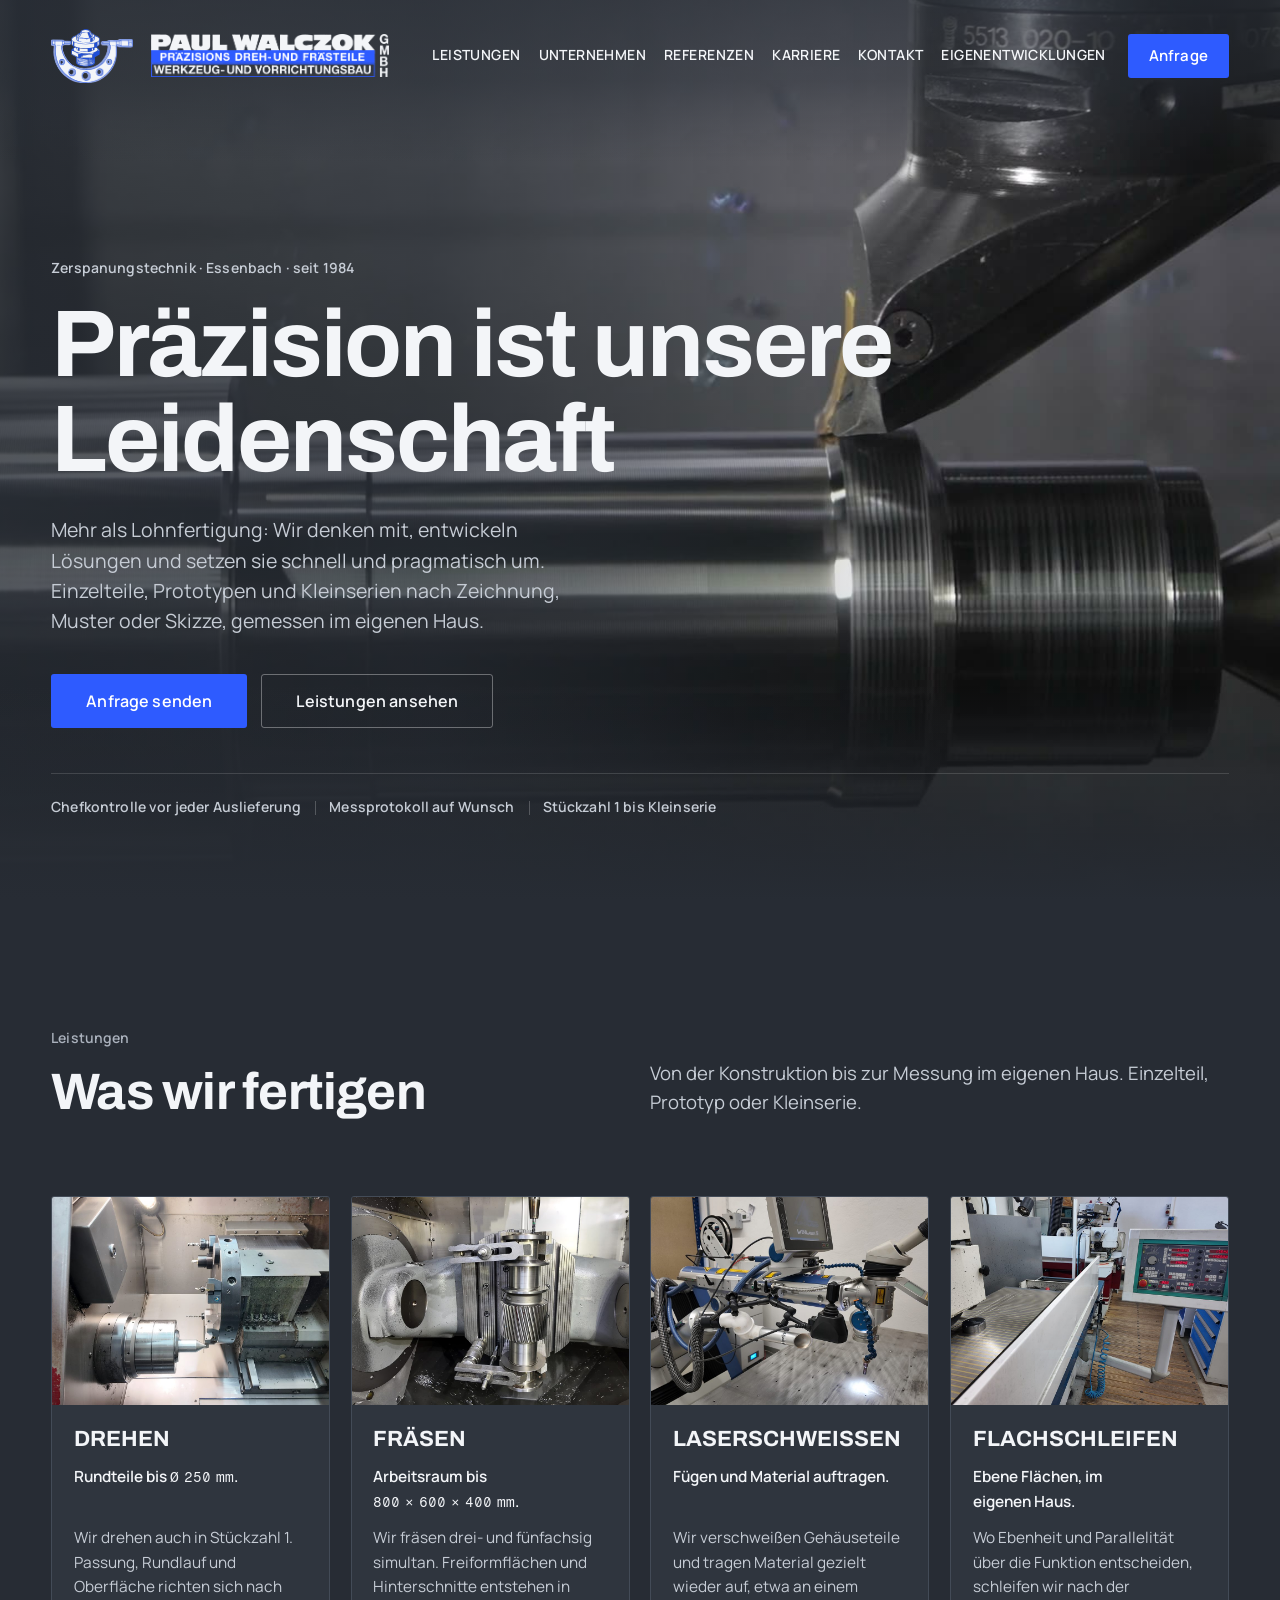
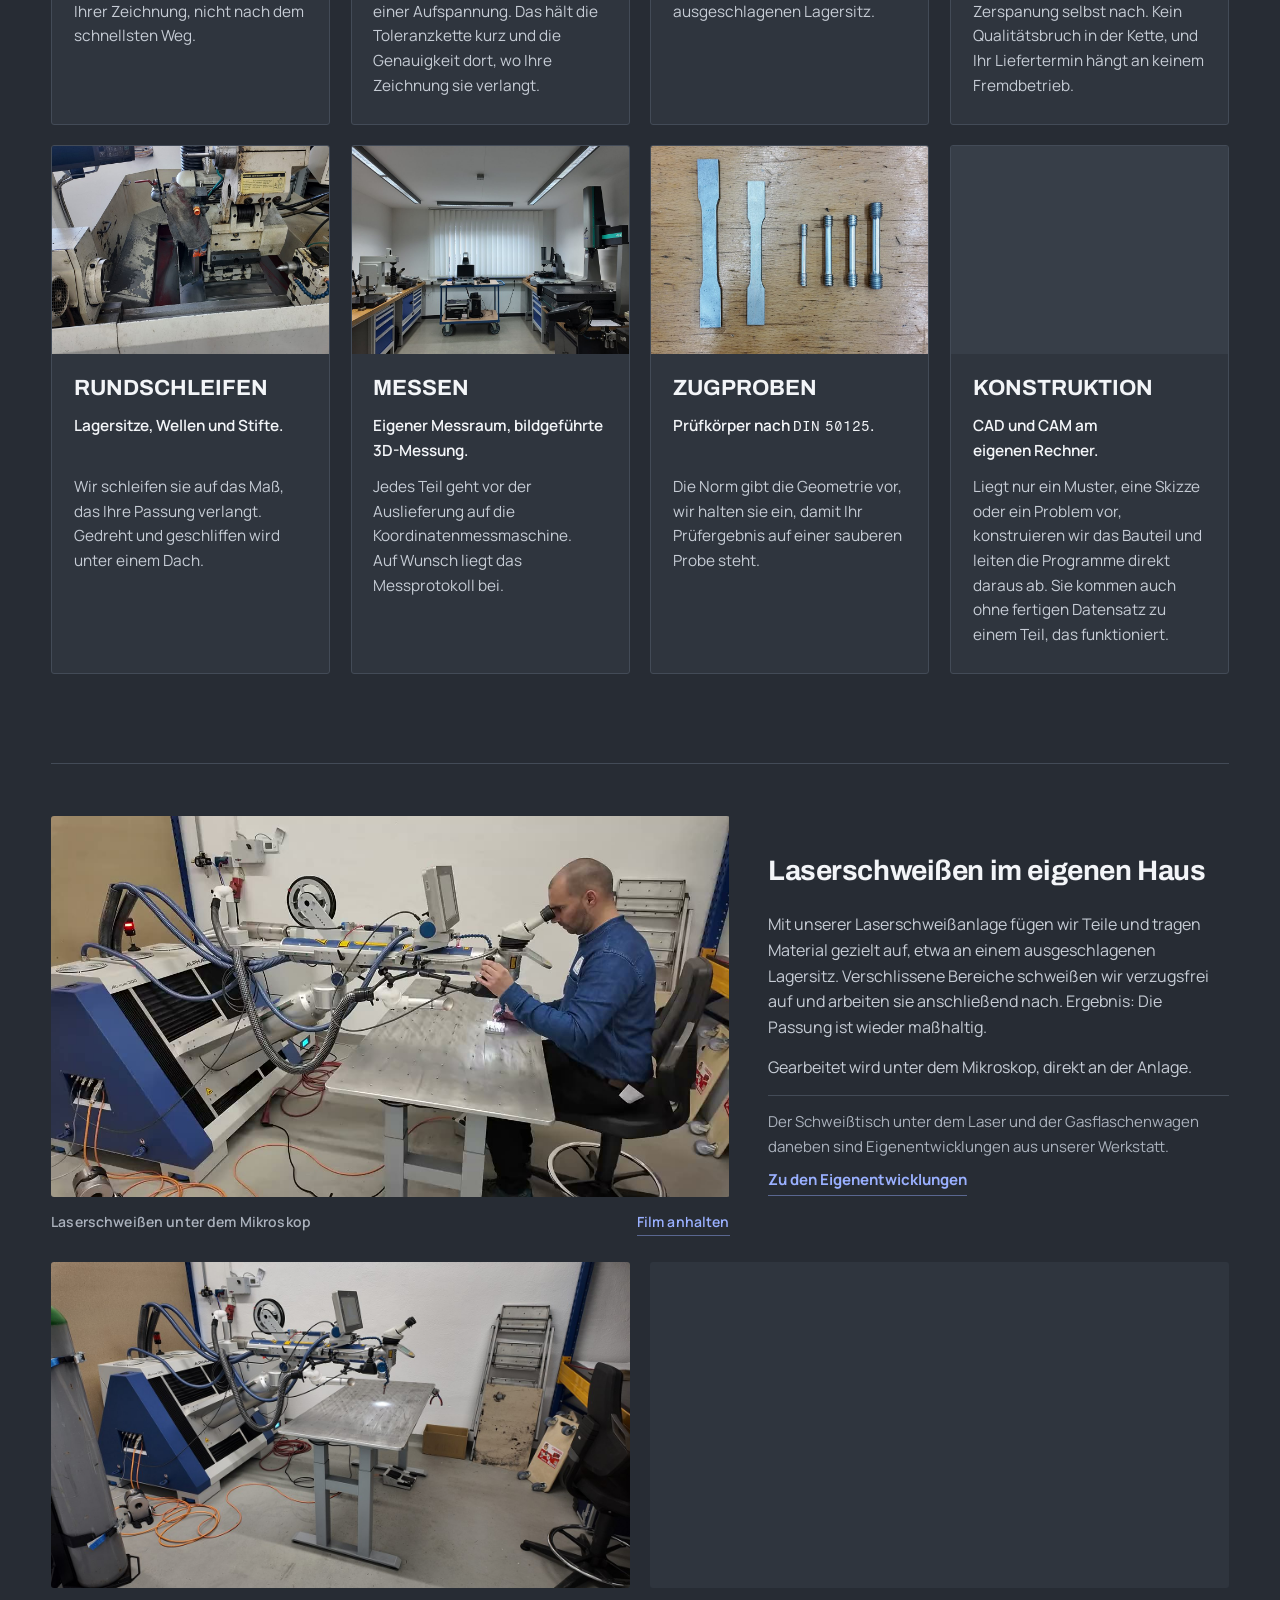
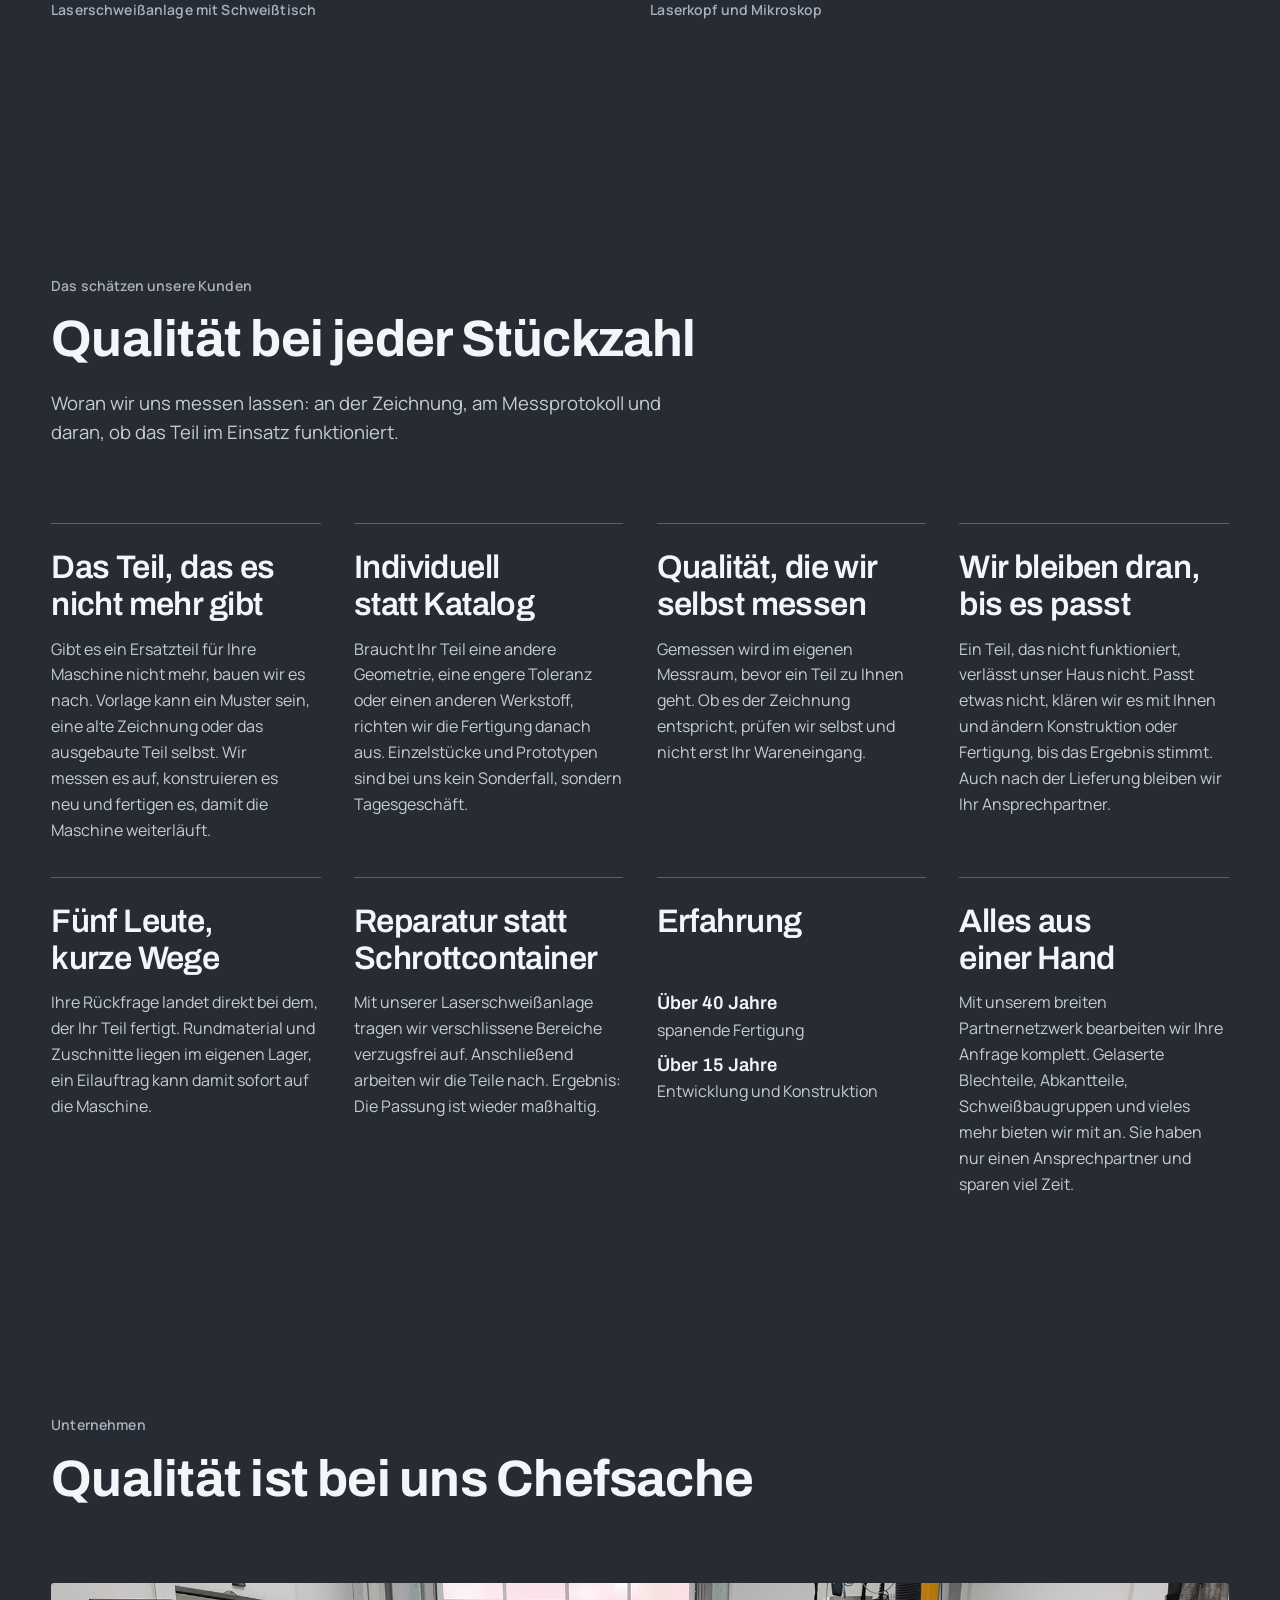
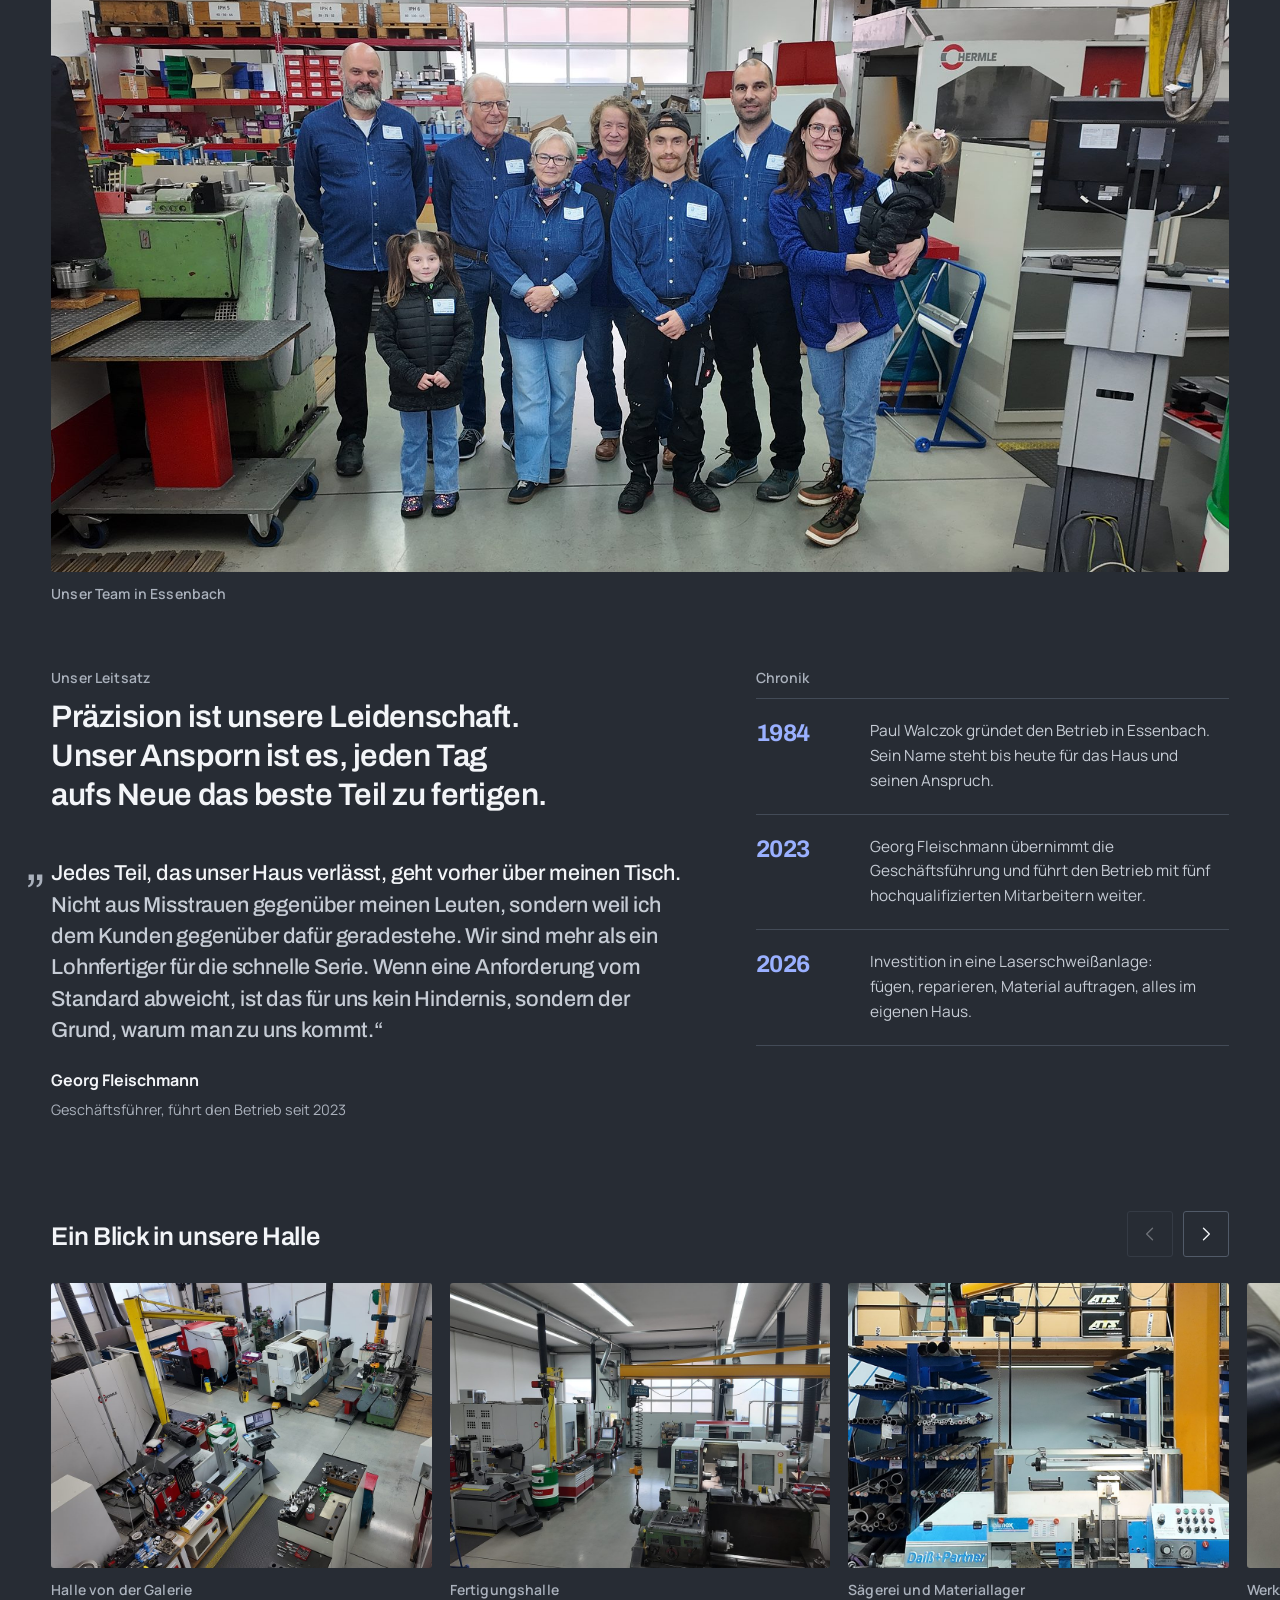
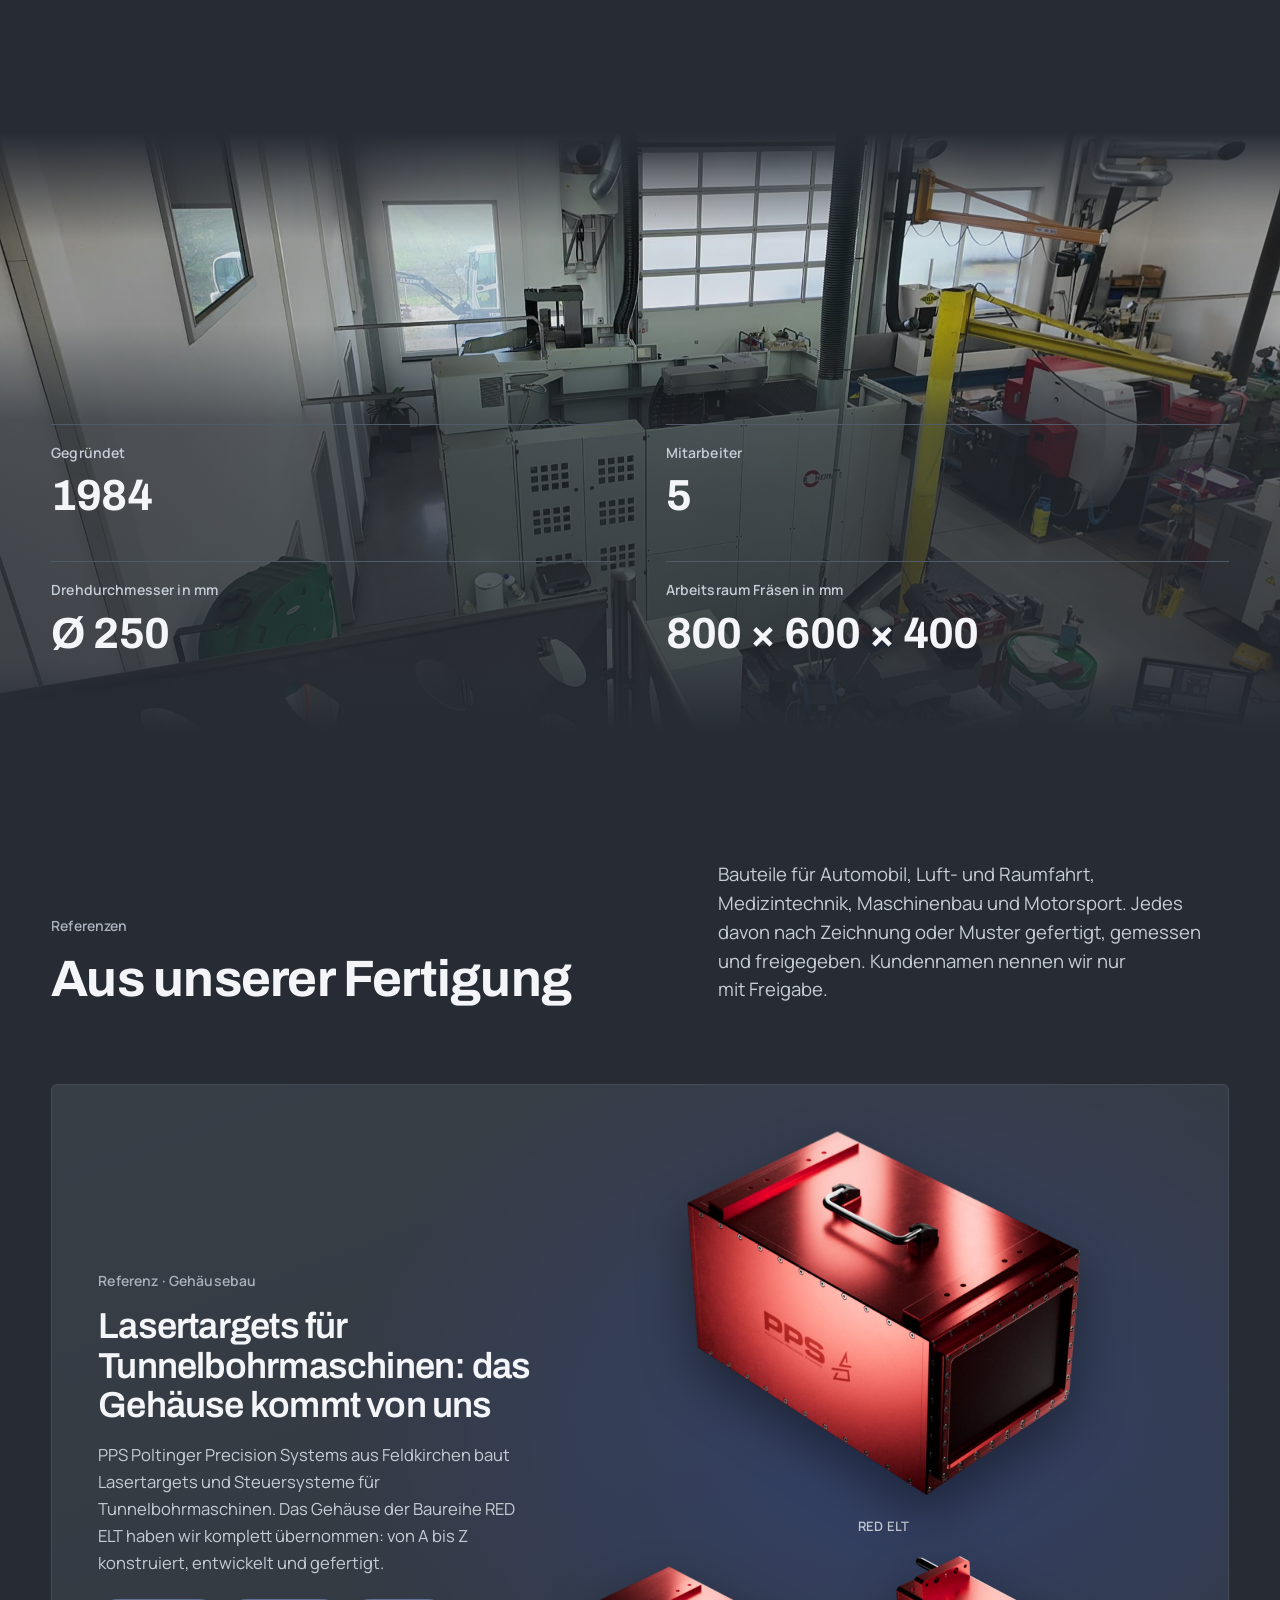
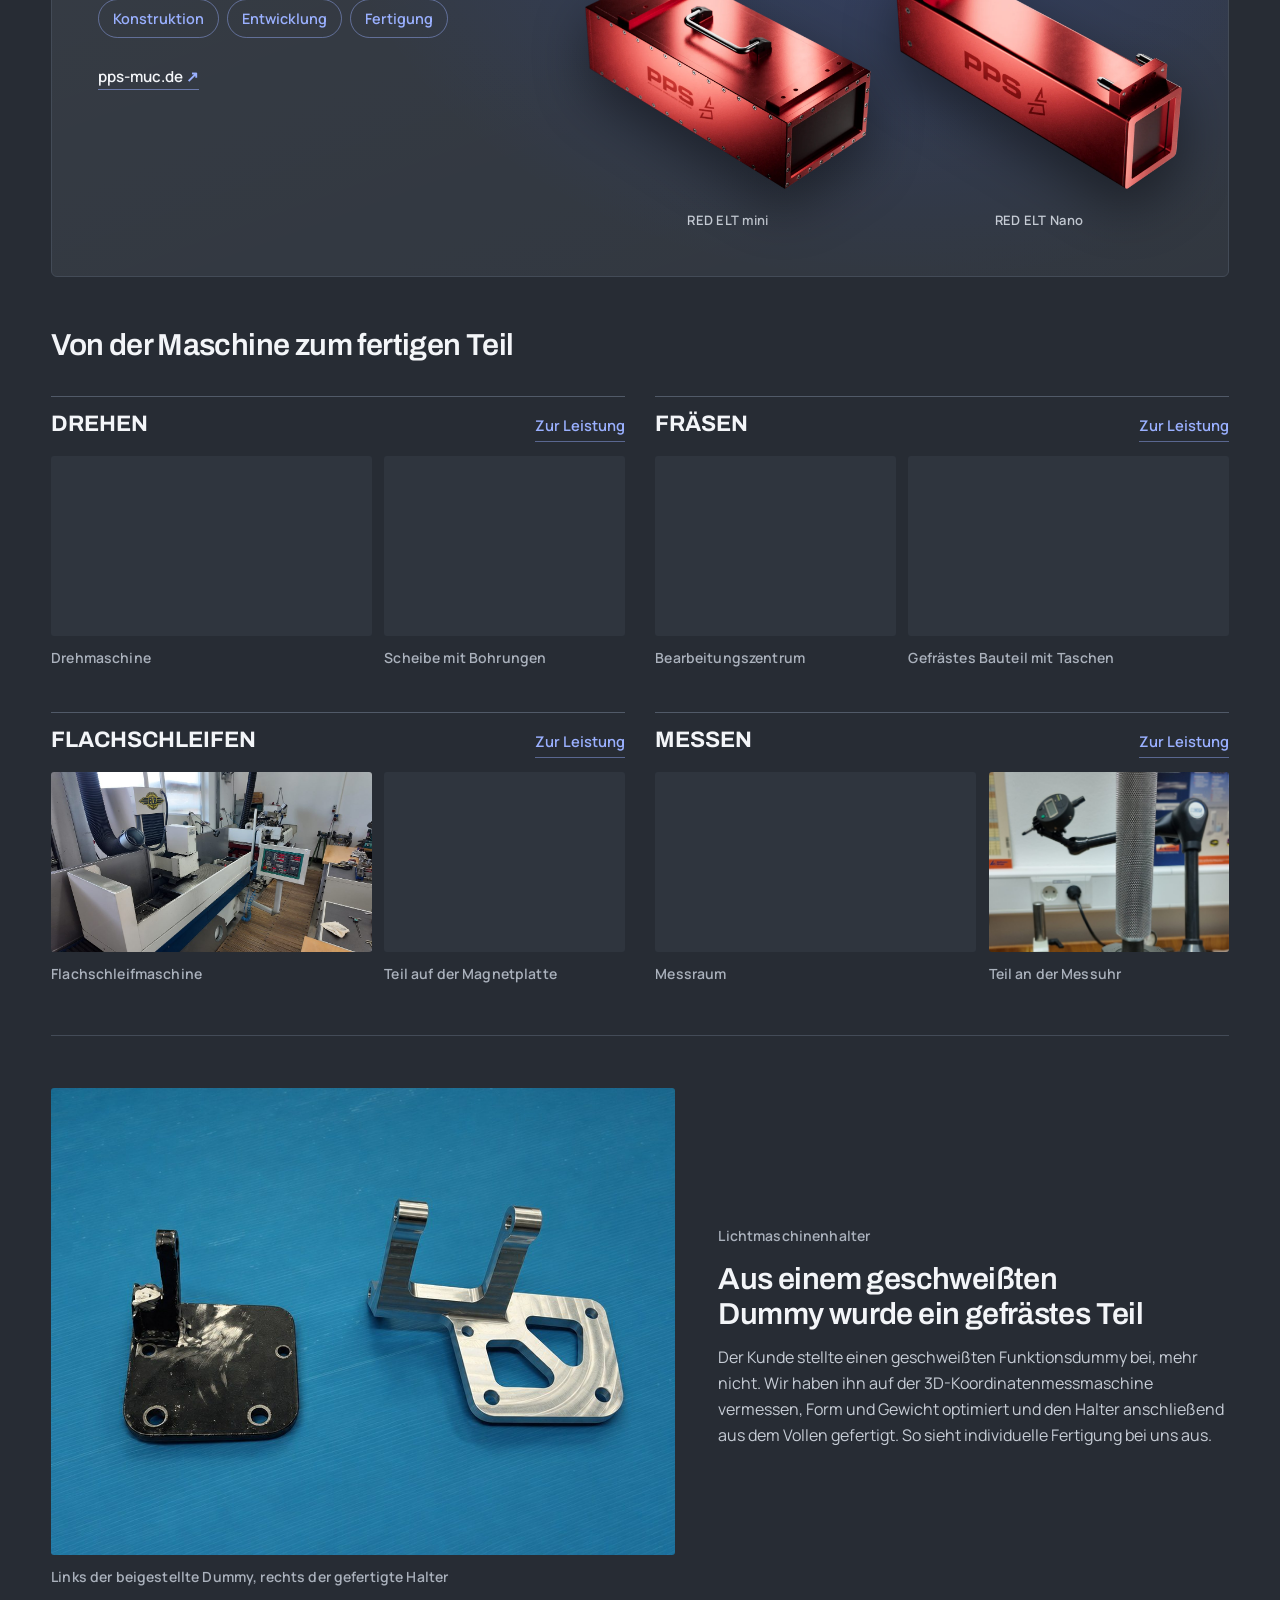
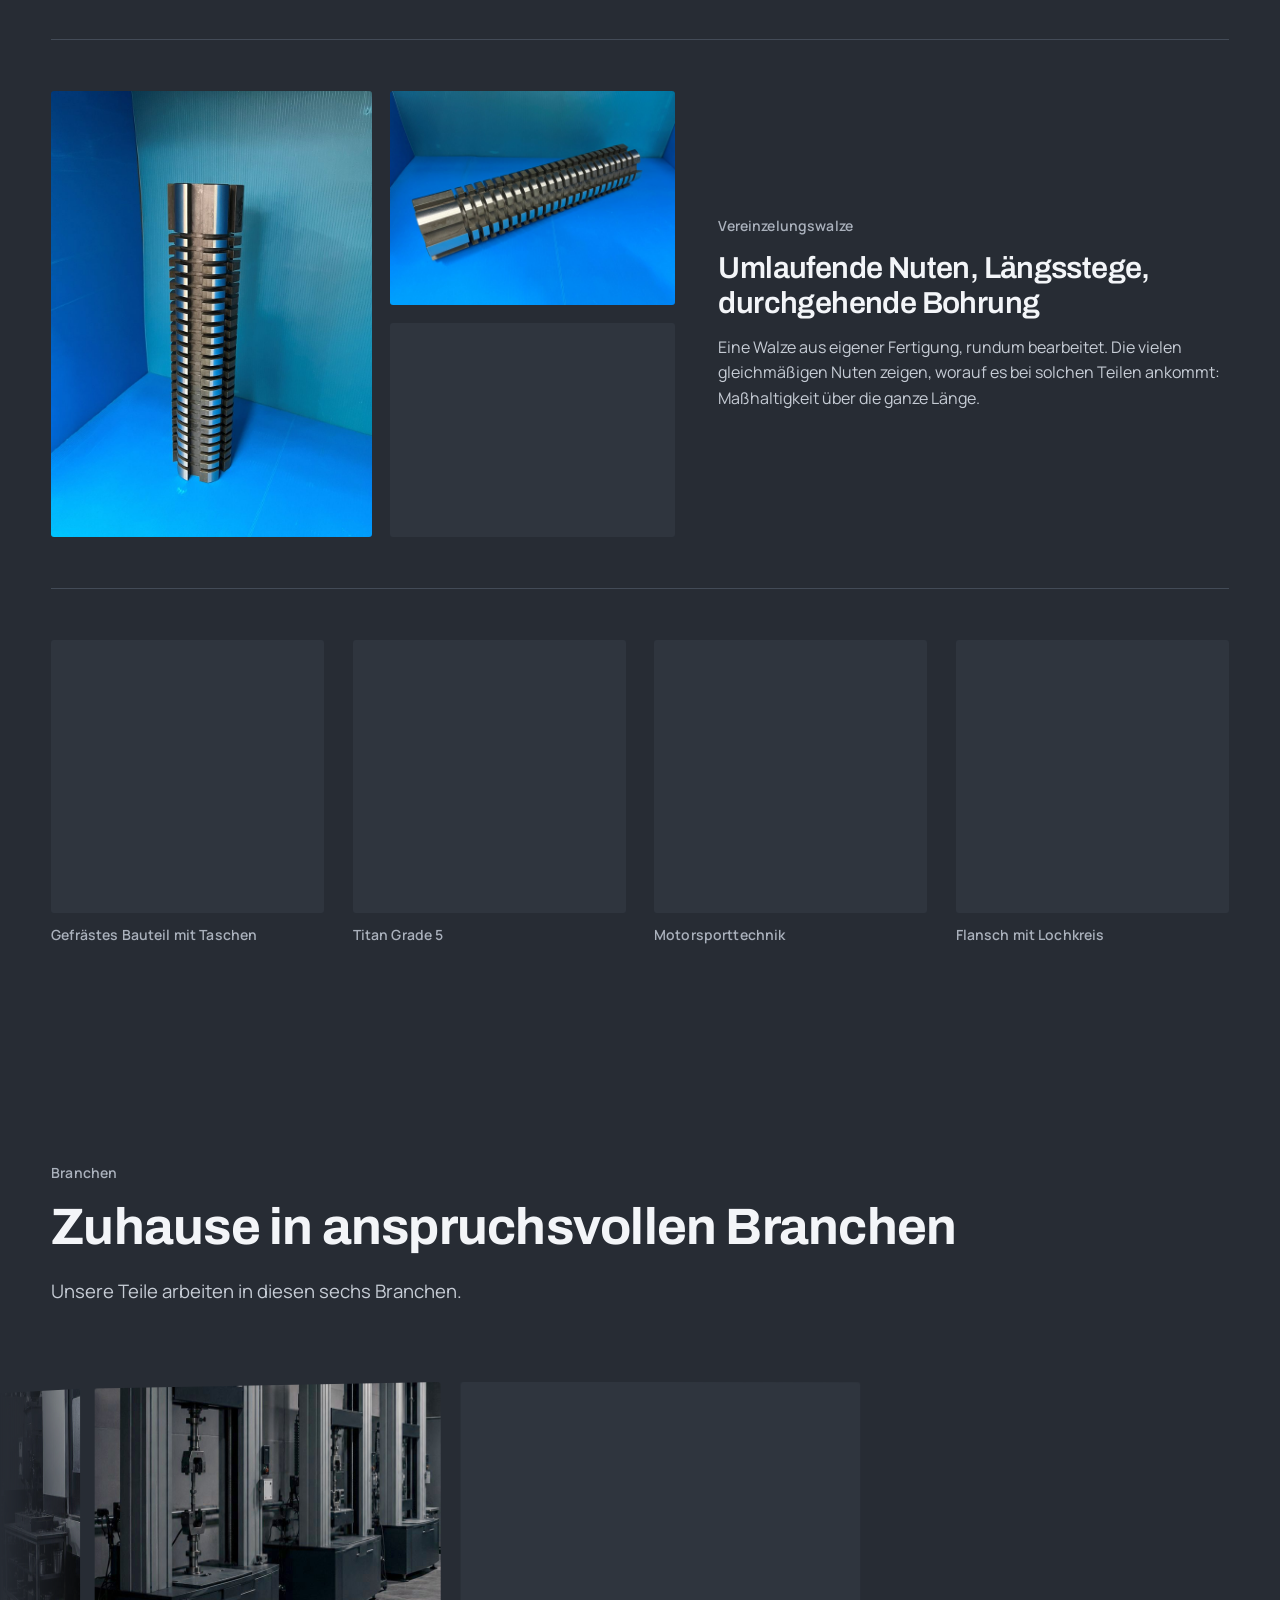
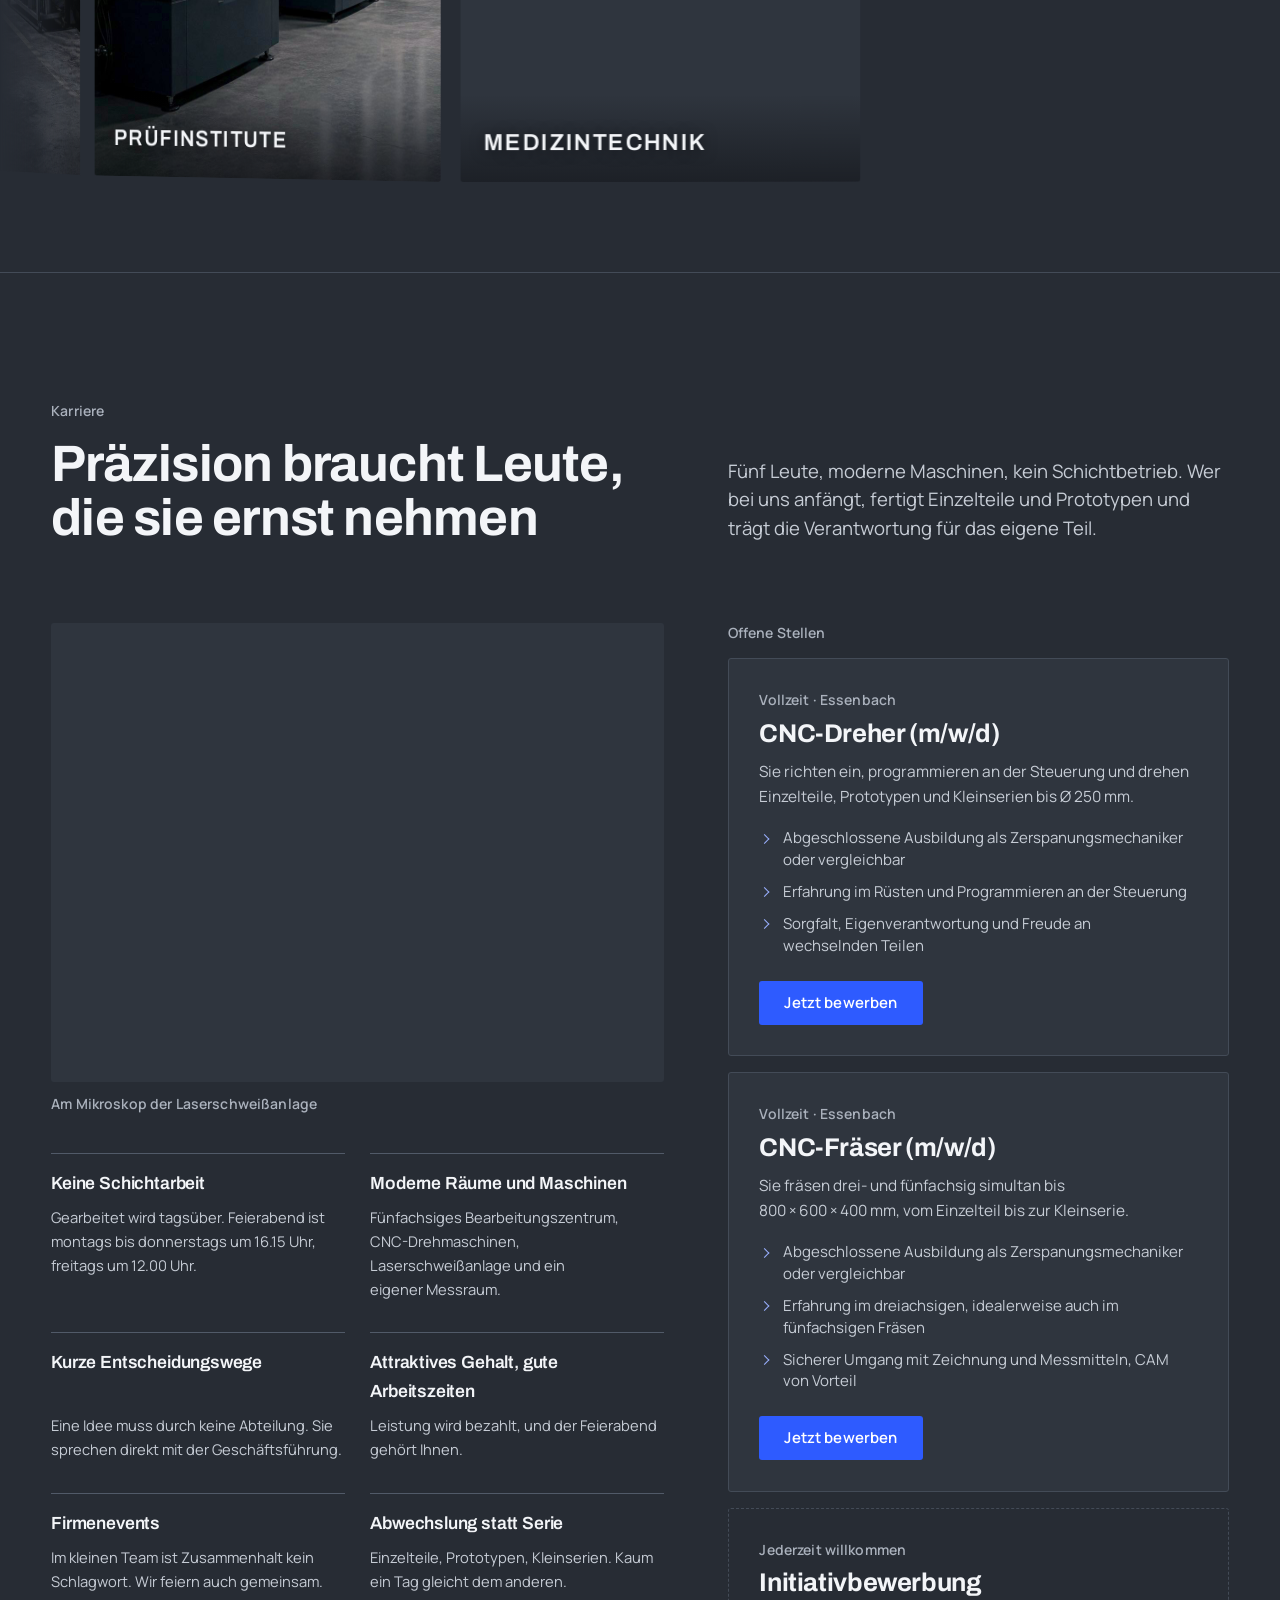
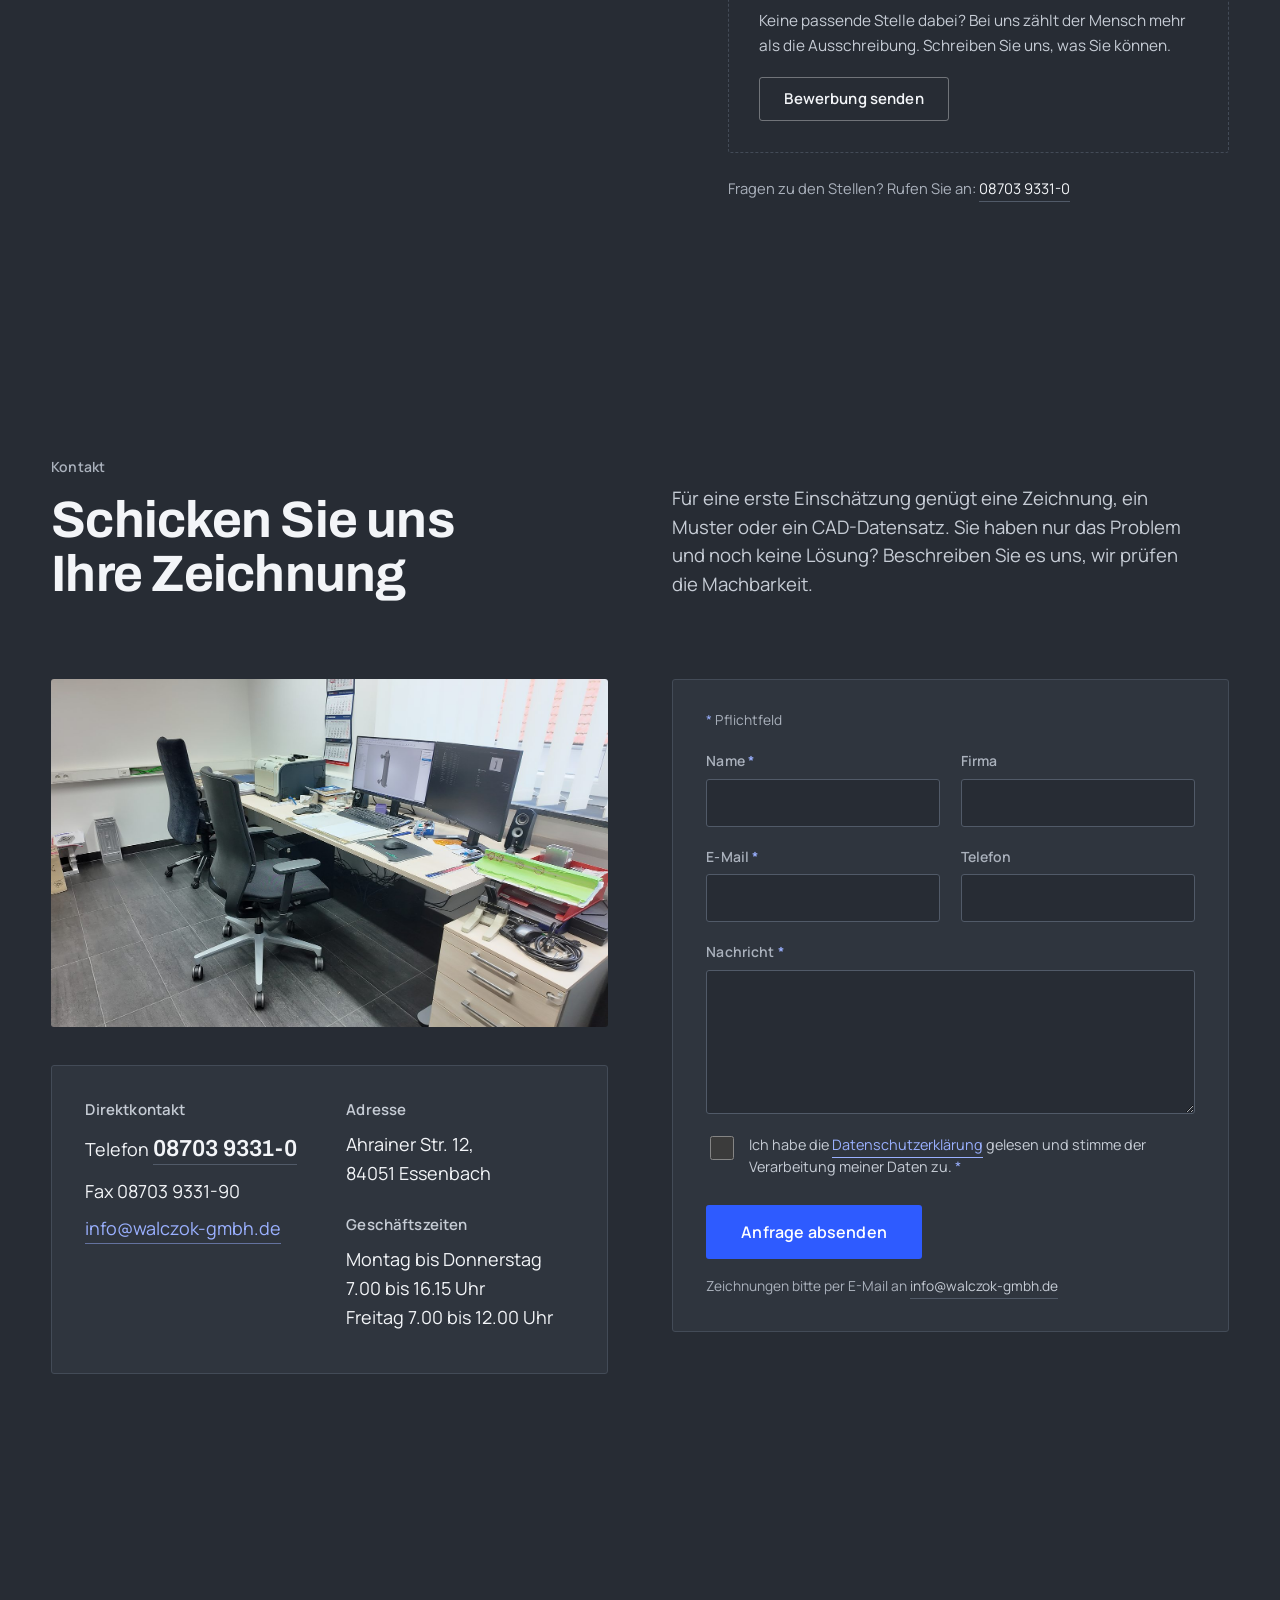
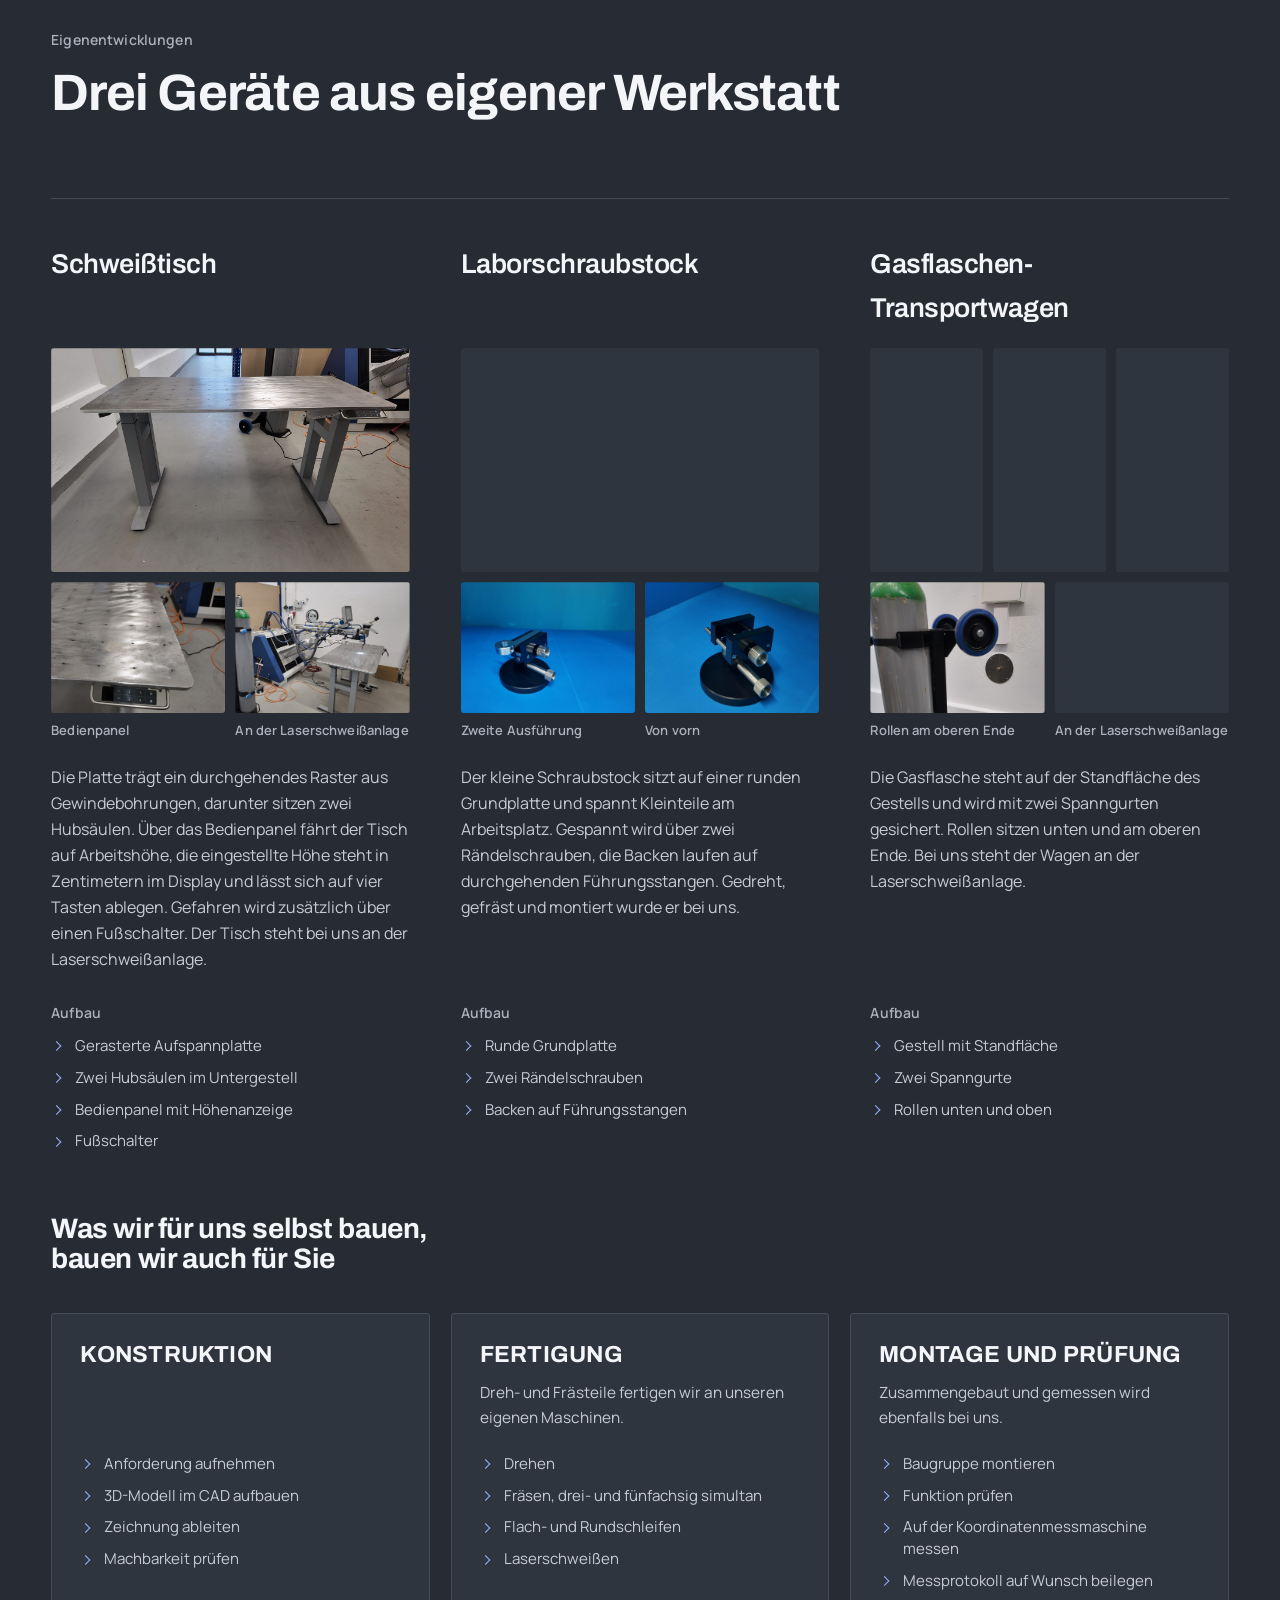
<file: index.html>
<!DOCTYPE html>
<html lang="de">
<head>
<meta charset="utf-8">
<!-- Ohne viewport-fit=cover: die Seite bleibt im Querformat aus der
     Kamera-Aussparung heraus, Safe-Area-Abstaende sind damit nicht noetig. -->
<meta name="viewport" content="width=device-width, initial-scale=1">
<title>Paul Walczok GmbH · CNC-Präzisionsteile aus Essenbach bei Landshut</title>
<meta name="description" content="CNC-Drehen, Fräsen, Schleifen, Laserschweißen und Konstruktion aus Essenbach bei Landshut. Einzelteile, Prototypen und Kleinserien, im eigenen Haus gemessen.">
<meta name="theme-color" content="#272C34">
<meta name="robots" content="index,follow">
<link rel="canonical" href="https://www.walczok-gmbh.de/">

<meta property="og:type" content="website">
<meta property="og:locale" content="de_DE">
<meta property="og:site_name" content="Paul Walczok GmbH">
<meta property="og:title" content="Paul Walczok GmbH · Präzision ist unsere Leidenschaft">
<meta property="og:description" content="Präzisionsteile aus Essenbach bei Landshut. Einzelteile, Prototypen und Kleinserien, individuell gefertigt und im eigenen Haus gemessen.">
<meta property="og:url" content="https://www.walczok-gmbh.de/">
<meta property="og:image" content="https://www.walczok-gmbh.de/assets/img/hero-poster.jpg">
<meta property="og:image:width" content="1920">
<meta property="og:image:height" content="1080">
<meta name="twitter:card" content="summary_large_image">

<link rel="icon" type="image/png" sizes="32x32" href="assets/img/favicon-32.png">
<link rel="icon" type="image/png" sizes="64x64" href="assets/img/favicon-64.png">
<link rel="apple-touch-icon" href="assets/img/favicon-180.png">

<!-- Archivo (Display) · Manrope (Fliesstext) · Fragment Mono (nur Masse und Normen) — lokal, kein Google-Aufruf -->
<link rel="preload" as="font" type="font/woff2" href="fonts/k3kQo8UDI-1M0wlSfdnoLg.woff2" crossorigin>
<link rel="preload" as="font" type="font/woff2" href="fonts/xn7gYHE41ni1AdIRggexSg.woff2" crossorigin>
<link rel="stylesheet" href="fonts/fonts.css?v=20261009">
<link rel="preload" as="image" href="assets/img/hero-poster.jpg" fetchpriority="high">
<link rel="stylesheet" href="css/styles.css?v=20261123">

<!-- Die versteckten Startzustaende haengen an `.gsap`; die Klasse wird erst gesetzt,
     wenn der GSAP-Stack nachweislich geladen ist. Faellt eine Vendor-Datei aus,
     bleibt die Seite vollstaendig sichtbar. Zusaetzlich: 2-Sekunden-Sicherheitsnetz. -->
<script>
(function (d) {
  var r = d.documentElement;
  r.classList.add('js');
  setTimeout(function () {
    if (!r.classList.contains('anim-ready')) r.classList.add('no-anim');
  }, 2000);
}(document));
</script>

<script type="application/ld+json">
{
  "@context": "https://schema.org",
  "@type": "LocalBusiness",
  "@id": "https://www.walczok-gmbh.de/#business",
  "name": "Paul Walczok GmbH",
  "description": "Zerspanungstechnik für Einzelteile, Prototypen und Kleinserien. Wir drehen, fräsen, laserschweißen, schleifen rund und flach, fertigen Zugproben nach DIN 50125 und konstruieren im eigenen Haus.",
  "url": "https://www.walczok-gmbh.de/",
  "image": "https://www.walczok-gmbh.de/assets/img/hero-poster.jpg",
  "logo": "https://www.walczok-gmbh.de/assets/img/logo-full.png",
  "telephone": "+49 8703 9331-0",
  "faxNumber": "+49 8703 9331-90",
  "email": "info@walczok-gmbh.de",
  "foundingDate": "1984",
  "founder": { "@type": "Person", "name": "Paul Walczok" },
  "employee": { "@type": "Person", "name": "Georg Fleischmann", "jobTitle": "Geschäftsführer" },
  "numberOfEmployees": { "@type": "QuantitativeValue", "value": 5 },
  "address": {
    "@type": "PostalAddress",
    "streetAddress": "Ahrainer Str. 12",
    "postalCode": "84051",
    "addressLocality": "Essenbach",
    "addressRegion": "Bayern",
    "addressCountry": "DE"
  },
  "areaServed": "DE",
  "sameAs": ["https://www.facebook.com/paulwalczokgmbh"],
  "openingHoursSpecification": [
    { "@type": "OpeningHoursSpecification", "dayOfWeek": ["Monday","Tuesday","Wednesday","Thursday"], "opens": "07:00", "closes": "16:15" },
    { "@type": "OpeningHoursSpecification", "dayOfWeek": "Friday", "opens": "07:00", "closes": "12:00" }
  ]
}
</script>
</head>

<body id="top">
<a class="skip" href="#main">Zum Inhalt springen</a>

<!-- ═══════════════════════ KOPFZEILE ═══════════════════════ -->
<header class="hdr" id="hdr">
  <div class="hdr__in">

    <div class="brand">
      <a class="brand__link" href="#top" aria-label="Paul Walczok GmbH, zum Seitenanfang">
        <!-- Bildmarke aus der Vektordatei des Kunden (Patch der Arbeitskleidung,
             13.11.2026), Optik wie auf dem Patch: heller Koerper, blaue Linien.
             Runde 3 (19.11.2026): Beim Scrollen dreht sich der Buegel als
             Platte mit echter Dicke um die senkrechte Achse, der Bolzen
             (Drehteil, sieht aus jeder Richtung gleich aus) bleibt stehen.
             Im HTML steht nur die ganze Marke als ein Bild (Rueckfall ohne
             JavaScript und bei reduzierter Bewegung). js/main.js baut daraus
             die Schichten; die Bildadressen samt Versionsnummer stehen in den
             data-Attributen. Aufbau und Gruende: css/styles.css, "Marke und
             Schriftzug". -->
        <span class="mark" id="mark" aria-hidden="true"
              data-buegel="assets/img/marke-buegel.svg?v=20261113c"
              data-kante="assets/img/marke-buegel-kante.svg?v=20261123"
              data-bolzen="assets/img/marke-bolzen.svg?v=20261113c">
          <img class="mark__flach" src="assets/img/logo-mark-vektor.svg?v=20261113c" width="139" height="90" alt="" decoding="async">
        </span>
        <!-- Rechts neben der Marke der Original-Schriftzug aus der CI des Kunden
             (Hinweise Homepage, 29.09.2026: "genau so, das gehoert zu unserer CI").
             Ausgeschnitten aus assets/img/logo-full.png, Farben unveraendert. Er
             steht mit im Link, damit auch ein Tipp auf den Namen nach oben fuehrt.
             Der Link traegt den Namen im aria-label, das Bild ist deshalb alt="". -->
        <img class="brand__wm" src="assets/img/logo-wordmark-dunkel.webp" width="1047" height="189"
             alt="" aria-hidden="true" decoding="async">
      </a>
    </div>

    <!-- Der Burger steht im HTML vor dem Menue: nach dem Oeffnen fuehrt Tab
         direkt in die Eintraege. Rechts haelt ihn das CSS (order). -->
    <button class="burger" id="burger" type="button" aria-expanded="false" aria-controls="nav">
      <span class="burger__bars" aria-hidden="true"><i></i><i></i></span>
      <span class="sr">Menü</span>
    </button>

    <nav class="nav" id="nav" aria-label="Hauptnavigation">
      <!-- Sechs Eintraege plus Knopf, Reihenfolge laut Kunde. Vorteile und
           Branchen sind ueber die Fusszeile erreichbar. -->
      <a href="#leistungen">Leistungen</a>
      <a href="#unternehmen">Unternehmen</a>
      <a href="#referenzen">Referenzen</a>
      <a href="#karriere">Karriere</a>
      <a href="#kontakt">Kontakt</a>
      <a href="#eigenentwicklungen">Eigenentwicklungen</a>
      <a class="btn btn--solid nav__cta" href="#kontakt">Anfrage</a>
    </nav>

  </div>
</header>

<main id="main">

<!-- ═══════════════════════ 1 · HERO ═══════════════════════ -->
<section class="hero" aria-labelledby="heroH1">
  <div class="hero__media" aria-hidden="true">
    <!-- Hero-Film: Zerspanung in Nahaufnahme (hero.mp4). Vom 19. bis 23.11.2026
         lief hier ein Hallenschwenk vom Termin vor Ort; Lukas wollte am 23.11.
         wieder den ursprünglichen Film. Der Schwenk steht im Git-Verlauf
         (Commit d542f12, assets/video/vo-hero*.mp4). -->
    <video id="heroVideo" poster="assets/img/hero-poster.jpg" autoplay muted loop playsinline preload="metadata"><source src="assets/video/hero-mobile.mp4" type="video/mp4" media="(max-width: 700px)"><source src="assets/video/hero.mp4" type="video/mp4"></video>
  </div>
  <div class="hero__veil" aria-hidden="true"></div>

  <div class="wrap hero__in">
    <!-- Geschuetztes Leerzeichen: sonst bricht der Kicker auf dem Handy zwischen
         "seit" und der Jahreszahl um. -->
    <p class="kicker hero__kicker">Zerspanungstechnik · Essenbach · seit&nbsp;1984</p>
    <!-- Leerzeichen vor dem Umbruch: SplitText bildet das aria-label aus dem
         Text, ohne Leerzeichen hiess es "unsereLeidenschaft". -->
    <h1 class="hero__h1" id="heroH1">Präzision ist unsere <br>Leidenschaft</h1>
    <!-- Kundenwunsch 29.09.2026: "Kein Lohnfertiger" stimmt so nicht, der
         Betrieb IST Lohnfertiger, aber mit Vorzuegen. Deshalb die Kombination
         aus seinem eigenen Satz ("Mehr als Lohnfertigung ...") und dem
         bisherigen zweiten Satz. -->
    <p class="hero__sub">Mehr als Lohnfertigung: Wir denken mit, entwickeln Lösungen und setzen sie schnell und pragmatisch um. Einzelteile, Prototypen und Kleinserien nach Zeichnung, Muster oder Skizze, gemessen im eigenen Haus.</p>
    <p class="hero__act">
      <a class="btn btn--solid btn--lg" href="#kontakt">Anfrage senden</a>
      <a class="btn btn--ghost btn--lg" href="#leistungen">Leistungen ansehen</a>
    </p>
    <!-- Drei Belege statt Behauptungen. Alles davon ist im Faktenbestand belegt. -->
    <ul class="hero__proof" aria-label="Das zeichnet uns aus">
      <li>Chefkontrolle vor jeder Auslieferung</li>
      <li>Messprotokoll auf Wunsch</li>
      <li>Stückzahl 1 bis Kleinserie</li>
    </ul>
  </div>
</section>

<!-- Das Laufband mit den Verfahren ist entfallen (Optik-Check 29.09.2026): es
     wiederholte die Leistungskarten direkt darunter und zog den Blick vom
     Anfrage-Knopf weg. -->

<!-- ═══════════════════════ 2 · LEISTUNGEN ═══════════════════════
     Kartendarstellung nach der teccad-Prozessseite: gleich hohe Karten, grosse
     versale Ueberschrift, darunter Einleitungssatz und Absatz. Acht Karten in
     vier Spalten. Oben das Foto mit harter Unterkante, der Titel steht darunter
     im Kartengrund, nicht mehr auf einem Verlauf (Optik-Check 29.09.2026).
     Die fruehere blaue Akzentkarte (Laserschweissen, "Neu 2026") ist auf
     Kundenwunsch entfallen. -->
<section class="sec sec--svc" id="leistungen" aria-labelledby="svcH">
  <div class="wrap">

    <div class="head head--split rv">
      <p class="kicker">Leistungen</p>
      <h2 class="h2" id="svcH">Was wir fertigen</h2>
      <!-- "Kein Zulieferer in der Kette" stand hier. Seit dem Vorteil "Alles aus
           einer Hand" (Partnernetzwerk fuer Blechteile, Abkantteile u. a.) waere
           das ein Widerspruch. Der Satz bleibt bei dem, was im Haus passiert. -->
      <p class="lead">Von der Konstruktion bis zur Messung im eigenen Haus. Einzelteil, Prototyp oder Kleinserie.</p>
      <!-- Saegen, Gleitschleifen und Strahlen standen hier frueher mit Massangabe.
           Beides ist im freigegebenen Faktenbestand nicht belegt und deshalb raus.
           Angaben vom Kunden nachfordern. -->
    </div>

    <ul class="svc">

      <li class="svc__i rv" id="l-drehen">
        <div class="svc__top">
          <!-- 19.11.2026: echte Fotos vom Termin vor Ort (18.11.), Nummern und
               Ausschnitte in tools/fotos-vor-ort/bauen.py. Hier 0131. -->
          <img src="assets/img/vo-drehen.jpg" width="1000" height="750" loading="lazy" decoding="async"
               alt="Arbeitsraum einer CNC-Drehmaschine mit Spannfutter und Werkzeugrevolver">
        </div>
        <div class="svc__body">
          <h3 class="svc__h">Drehen</h3>
          <!-- Die frueher genannte Drehlaenge von 800 mm steht nicht im freigegebenen
               Faktenbestand und ist deshalb raus. Angaben vom Kunden nachfordern. -->
          <p class="svc__intro">Rundteile bis <span class="nb mass">Ø 250 mm</span>.</p>
          <!-- Fruehere Fassung nannte "CNC und konventionell" und den Maschinenstart am
               selben Tag. Beides steht nicht im freigegebenen Faktenbestand.
               Angaben vom Kunden nachfordern. -->
          <!-- Das Mass steht schon in der Zeile darueber, das eigene Lager bei den
               Vorteilen ("Fuenf Leute, kurze Wege"). Hier nur, was das Drehen ausmacht. -->
          <p>Wir drehen auch in Stückzahl 1. Passung, Rundlauf und Oberfläche richten sich nach Ihrer Zeichnung, nicht nach dem schnellsten Weg.</p>
        </div>
      </li>

      <li class="svc__i rv" id="l-fraesen">
        <div class="svc__top">
          <!-- Foto 0123 -->
          <img src="assets/img/vo-fraesen.jpg" width="1000" height="750" loading="lazy" decoding="async"
               alt="Verzahntes Bauteil in der Aufspannung im Arbeitsraum des Bearbeitungszentrums">
        </div>
        <div class="svc__body">
          <h3 class="svc__h">Fräsen</h3>
          <!-- "Arbeitsraum" statt "Bauraum" (Begriff aus dem 3D-Druck), gleich
               wie im Zahlenband. Achsen ueberall als "drei- und fuenfachsig". -->
          <p class="svc__intro">Arbeitsraum bis <span class="nb mass">800 × 600 × 400 mm</span>.</p>
          <p>Wir fräsen drei- und fünfachsig simultan. Freiformflächen und Hinterschnitte entstehen in einer Aufspannung. Das hält die Toleranzkette kurz und die Genauigkeit dort, wo Ihre Zeichnung sie verlangt.</p>
        </div>
      </li>

      <!-- Laserschweissen: frueher die blaue Akzentkarte mit "Neu 2026". Der
           Kunde moechte das ausdruecklich NICHT als neu hervorheben (Eindruck
           von Unerfahrenheit). Deshalb eine normale Karte mit Foto der Anlage
           und ohne Jahreszahl. -->
      <li class="svc__i rv" id="l-laser">
        <div class="svc__top">
          <!-- Foto 0207 -->
          <img src="assets/img/vo-laser.jpg" width="1000" height="750" loading="lazy" decoding="async"
               alt="Laserkopf mit Mikroskop über dem Schweißtisch">
        </div>
        <div class="svc__body">
          <h3 class="svc__h">Laser&shy;schweißen</h3>
          <!-- Die Karte beschreibt das Verfahren. Den Nutzen (Reparatur statt
               Neuteil) traegt der Vorteil "Reparatur statt Schrottcontainer". -->
          <p class="svc__intro">Fügen und Material auftragen.</p>
          <!-- Die Nacharbeit nach dem Auftragen beschreibt der Vorteil "Reparatur
               statt Schrottcontainer" (Kundentext); hier stand sie ein zweites Mal. -->
          <p>Wir verschweißen Gehäuseteile und tragen Material gezielt wieder auf, etwa an einem ausgeschlagenen Lagersitz.</p>
        </div>
      </li>

      <!-- Schleifen ist auf Kundenwunsch in zwei Karten geteilt. Seit 19.11.2026
           zeigen beide Karten die eigenen Maschinen (Fotos 0157 und 0163).
           Angaben vom Kunden nachfordern: Schleiflaenge, Durchmesser, Tischmass. -->
      <li class="svc__i rv" id="l-flachschleifen">
        <div class="svc__top">
          <img src="assets/img/vo-flachschleifen.jpg" width="1000" height="750" loading="lazy" decoding="async"
               alt="Flachschleifmaschine mit Magnetplatte und Steuerung">
        </div>
        <div class="svc__body">
          <h3 class="svc__h">Flach&shy;schleifen</h3>
          <p class="svc__intro">Ebene Flächen, im eigenen Haus.</p>
          <p>Wo Ebenheit und Parallelität über die Funktion entscheiden, schleifen wir nach der Zerspanung selbst nach. Kein Qualitätsbruch in der Kette, und Ihr Liefertermin hängt an keinem Fremdbetrieb.</p>
        </div>
      </li>

      <li class="svc__i rv" id="l-rundschleifen">
        <div class="svc__top">
          <img src="assets/img/vo-rundschleifen.jpg" width="1000" height="750" loading="lazy" decoding="async"
               alt="Rundschleifmaschine in der eigenen Fertigung">
        </div>
        <div class="svc__body">
          <h3 class="svc__h">Rund&shy;schleifen</h3>
          <!-- Pruefrunde 2: "im eigenen Haus" stand hier wie in der Nachbarkarte,
               "Haus" dreimal in der Karte. Inhalt gleich, nur umgestellt. -->
          <p class="svc__intro">Lagersitze, Wellen und Stifte.</p>
          <p>Wir schleifen sie auf das Maß, das Ihre Passung verlangt. Gedreht und geschliffen wird unter einem Dach.</p>
        </div>
      </li>

      <!-- Neu auf Kundenwunsch: eigene Karte "Messen" mit einem Foto des
           Messraums. Inhalt belegt: 3D-Koordinatenmessmaschine, Messprotokoll
           auf Wunsch, Chefkontrolle vor jeder Auslieferung. -->
      <li class="svc__i rv" id="l-messen">
        <div class="svc__top">
          <!-- Foto 0169 -->
          <img src="assets/img/vo-messen.jpg" width="1000" height="750" loading="lazy" decoding="async"
               alt="Messraum der Paul Walczok GmbH mit Koordinatenmessmaschine">
        </div>
        <div class="svc__body">
          <h3 class="svc__h">Messen</h3>
          <!-- Messprotokoll nur einmal je Karte; der Nachbau nach Muster steht
               bei Konstruktion und im ersten Vorteil. -->
          <p class="svc__intro">Eigener Messraum, bildgeführte 3D-Messung.</p>
          <p>Jedes Teil geht vor der Auslieferung auf die Koordinatenmessmaschine. Auf Wunsch liegt das Messprotokoll bei.</p>
        </div>
      </li>

      <li class="svc__i rv" id="l-zugproben">
        <div class="svc__top">
          <!-- Foto 0198: sechs Proben auf Holz, alle ganz im Bild -->
          <img src="assets/img/vo-zugproben.jpg" width="1000" height="750" loading="lazy" decoding="async"
               alt="Flach- und Rundzugproben aus eigener Fertigung">
        </div>
        <div class="svc__body">
          <h3 class="svc__h">Zug&shy;proben</h3>
          <p class="svc__intro">Prüfkörper nach <span class="nb mass">DIN 50125</span>.</p>
          <!-- Der Satz "Pruefinstitute und Werkstofflabore beziehen ihre Proben bei uns"
               war eine Kundenaussage ohne Beleg und ist entfallen. -->
          <!-- Das Messprotokoll auf Wunsch steht in der Nachbarkarte "Messen" und
               gilt fuer jedes Teil, auch fuer Proben. -->
          <p>Die Norm gibt die Geometrie vor, wir halten sie ein, damit Ihr Prüfergebnis auf einer sauberen Probe steht.</p>
        </div>
      </li>

      <li class="svc__i rv" id="l-konstruktion">
        <div class="svc__top">
          <!-- Foto 0177 -->
          <img src="assets/img/vo-cad.jpg" width="1000" height="750" loading="lazy" decoding="async"
               alt="Konstruktionsarbeitsplatz mit CAD-Modell eines Bauteils am Bildschirm">
        </div>
        <div class="svc__body">
          <h3 class="svc__h">Konstruk&shy;tion</h3>
          <!-- "Reverse Engineering" stand hier frueher. Der Vorgang ist ueber den
               Lichtmaschinenhalter belegt, der englische Begriff faellt aber unter
               die Anglizismen-Regel und ist deshalb ausgeschrieben. -->
          <p class="svc__intro">CAD und CAM am eigenen Rechner.</p>
          <p>Liegt nur ein Muster, eine Skizze oder ein Problem vor, konstruieren wir das Bauteil und leiten die Programme direkt daraus ab. Sie kommen auch ohne fertigen Datensatz zu einem Teil, das funktioniert.</p>
        </div>
      </li>

    </ul>

    <!-- Laserschweissen als eigener Block (Kundenwunsch 18.11.2026: "unbedingt
         Bilder UND Video"). Links ein kurzer Film vom Termin vor Ort (Clip 0219,
         14 bis 27 s: Mitarbeiter am Mikroskop, Schweisslicht am Werkstueck),
         rechts der Text. Der Text setzt sich NUR aus Aussagen zusammen, die
         schon auf der Seite stehen (Karte "Laserschweissen", Vorteil
         "Reparatur statt Schrottcontainer", Chronik 2026); neu ist nur, was man
         im Film sieht (Mikroskop). Darunter zwei Fotos der Anlage (0204, 0206).
         Der Film laeuft stumm in Schleife, erst wenn der Block im Bild ist, und
         haelt an, wenn er hinauslaeuft (js/main.js, initFilme). Bei reduzierter
         Bewegung startet er nicht von selbst, dann mit Bedienleiste. -->
    <!-- Korrekturrunde 1: Die Ueberschrift steht im HTML vor dem Film. Am
         Handy liest man so erst die Ueberschrift, dann den Film, dann den
         Text; am Desktop setzt das CSS sie rechts ueber den Text. -->
    <div class="lsr" id="laserschweissen">
      <h3 class="lsr__h rv">Laserschweißen im eigenen Haus</h3>
      <figure class="lsr__film rv">
        <div class="frame lsr__frame">
          <video class="lsr__v" data-film muted loop playsinline preload="none" poster="assets/img/vo-laser-poster.jpg"
                 width="1280" height="720" aria-label="Mitarbeiter am Mikroskop der Laserschweißanlage, am Werkstück leuchtet das Schweißlicht">
            <source src="assets/video/vo-laser.mp4" type="video/mp4">
          </video>
        </div>
        <figcaption class="lsr__cap">
          <span>Laserschweißen unter dem Mikroskop</span>
          <button class="lsr__btn" type="button" data-film-btn hidden>Film anhalten</button>
        </figcaption>
      </figure>
      <div class="lsr__txt rv">
        <p>Mit unserer Laserschweißanlage fügen wir Teile und tragen Material gezielt auf, etwa an einem ausgeschlagenen Lagersitz. Verschlissene Bereiche schweißen wir verzugsfrei auf und arbeiten sie anschließend nach. Ergebnis: Die Passung ist wieder maßhaltig.</p>
        <p>Gearbeitet wird unter dem Mikroskop, direkt an der Anlage.</p>
        <p class="lsr__hint">Der Schweißtisch unter dem Laser und der Gasflaschenwagen daneben sind Eigenentwicklungen aus unserer Werkstatt. <a href="#eigenentwicklungen">Zu den Eigenentwicklungen</a></p>
      </div>
      <figure class="lsr__f rv">
        <div class="frame">
          <img src="assets/img/vo-laser-anlage.jpg" width="1400" height="788" loading="lazy" decoding="async"
               alt="Laserschweißanlage mit Laserkopf, Mikroskop und höhenverstellbarem Schweißtisch">
        </div>
        <figcaption>Laserschweißanlage mit Schweißtisch</figcaption>
      </figure>
      <figure class="lsr__f rv">
        <div class="frame">
          <img src="assets/img/vo-laser-kopf.jpg" width="1400" height="788" loading="lazy" decoding="async"
               alt="Laserkopf und Mikroskop der Laserschweißanlage über der Tischplatte">
        </div>
        <figcaption>Laserkopf und Mikroskop</figcaption>
      </figure>
    </div>

  </div>
</section>

<!-- ═══════════════════════ 3 · VORTEILE ═══════════════════════
     Acht Punkte in zwei Reihen. 01 bis 05 aus dem Kundenmeeting vom
     10.09.2026, 06 bis 08 aus dem Kundenfeedback vom 29.09.2026. -->
<section class="sec sec--adv" id="vorteile" aria-labelledby="advH">
  <div class="wrap">

    <div class="head rv">
      <!-- Kundenwunsch 29.09.2026: "02 — Vorteile" verwirrte, weil es in der
           Navigation keinen Reiter "Vorteile" gibt. Das Etikett traegt deshalb
           den Satz des Kunden. Ueberschrift ebenfalls nach seinem Vorschlag.
           Nummern gibt es seit dem Optik-Check 29.09.2026 nirgends mehr. -->
      <p class="kicker">Das schätzen unsere Kunden</p>
      <h2 class="h2" id="advH">Qualität bei jeder Stückzahl</h2>
      <!-- Die Abgrenzung zum Lohnfertiger steht jetzt im Hero und im Zitat des
           Geschaeftsfuehrers. Hier stand sie ein drittes Mal fast wortgleich.
           Der Lead nennt deshalb nur noch, was diese Sektion beantwortet:
           woran man die Arbeit misst. "Adresse fuer" war zudem Werbesprache. -->
      <p class="lead">Woran wir uns messen lassen: an der Zeichnung, am Messprotokoll und daran, ob das Teil im Einsatz funktioniert.</p>
    </div>

    <!-- Der Ersatzteil-Nachbau stand bisher nur als Nebensatz in Section 04.
         Im Kundengespraech war er das tragende Beispiel und steht deshalb hier
         an erster Stelle. Die vier bestehenden Punkte sind unveraendert und
         ruecken auf 02 bis 05. Nichts entfernt.
         Ungeordnete Liste ohne Nummern: die Vorteile sind keine Reihenfolge. -->
    <ul class="adv">
      <li class="adv__i rv">
        <span class="adv__rule" aria-hidden="true"></span>
        <h3>Das Teil, das es nicht mehr gibt</h3>
        <p>Gibt es ein Ersatzteil für Ihre Maschine nicht mehr, bauen wir es nach. Vorlage kann ein Muster sein, eine alte Zeichnung oder das ausgebaute Teil selbst. Wir messen es auf, konstruieren es neu und fertigen es, damit die Maschine weiterläuft.</p>
      </li>
      <li class="adv__i rv">
        <span class="adv__rule" aria-hidden="true"></span>
        <h3>Individuell statt Katalog</h3>
        <p>Braucht Ihr Teil eine andere Geometrie, eine engere Toleranz oder einen anderen Werkstoff, richten wir die Fertigung danach aus. Einzelstücke und Prototypen sind bei uns kein Sonderfall, sondern Tagesgeschäft.</p>
      </li>
      <li class="adv__i rv">
        <span class="adv__rule" aria-hidden="true"></span>
        <h3>Qualität, die wir selbst messen</h3>
        <!-- Frueher fast wortgleich mit der Karte "Messen". Hier jetzt der Nutzen,
             die Maschine und das Protokoll stehen bei der Karte. -->
        <p>Gemessen wird im eigenen Messraum, bevor ein Teil zu Ihnen geht. Ob es der Zeichnung entspricht, prüfen wir selbst und nicht erst Ihr Wareneingang.</p>
      </li>
      <li class="adv__i rv">
        <span class="adv__rule" aria-hidden="true"></span>
        <h3>Wir bleiben dran, bis es passt</h3>
        <p>Ein Teil, das nicht funktioniert, verlässt unser Haus nicht. Passt etwas nicht, klären wir es mit Ihnen und ändern Konstruktion oder Fertigung, bis das Ergebnis stimmt. Auch nach der Lieferung bleiben wir Ihr Ansprechpartner.</p>
      </li>
      <li class="adv__i rv">
        <span class="adv__rule" aria-hidden="true"></span>
        <h3>Fünf Leute, kurze Wege</h3>
        <p>Ihre Rückfrage landet direkt bei dem, der Ihr Teil fertigt. Rundmaterial und Zuschnitte liegen im eigenen Lager, ein Eilauftrag kann damit sofort auf die Maschine.</p>
        <!-- Angaben vom Kunden nachfordern: welche Werkstoffe liegen im Lager?
             Ausserdem offen: Faehrt der Betrieb zum Schadensfall zum Kunden?
             Die Referenzseite fuehrt "Service vor Ort" als dritten Vorteil,
             bei uns ist das bislang nirgends belegt. -->
      </li>
      <!-- 06 bis 08: Texte vom Kunden (Hinweise Homepage, 29.09.2026), nur
           sprachlich geglaettet. Mit acht Punkten fuellen sie zwei volle
           Reihen zu je vier. -->
      <li class="adv__i rv">
        <span class="adv__rule" aria-hidden="true"></span>
        <h3>Reparatur statt Schrottcontainer</h3>
        <p>Mit unserer Laserschweißanlage tragen wir verschlissene Bereiche verzugsfrei auf. Anschließend arbeiten wir die Teile nach. Ergebnis: Die Passung ist wieder maßhaltig.</p>
      </li>
      <li class="adv__i rv">
        <span class="adv__rule" aria-hidden="true"></span>
        <h3>Erfahrung</h3>
        <ul class="adv__facts">
          <li><b>Über 40 Jahre</b> spanende Fertigung</li>
          <li><b>Über 15 Jahre</b> Entwicklung und Konstruktion</li>
        </ul>
      </li>
      <li class="adv__i rv">
        <span class="adv__rule" aria-hidden="true"></span>
        <h3>Alles aus einer Hand</h3>
        <p>Mit unserem breiten Partnernetzwerk bearbeiten wir Ihre Anfrage komplett. Gelaserte Blechteile, Abkantteile, Schweißbaugruppen und vieles mehr bieten wir mit an. Sie haben nur einen Ansprechpartner und sparen viel Zeit.</p>
      </li>
    </ul>

  </div>
</section>

<!-- ═══════════════════════ 4 · UNTERNEHMEN ═══════════════════════
     Kundenwunsch 29.09.2026: Platz fuers Team, Chronik und Leitsatz.
     Seit 19.11.2026 gibt es ein echtes Gruppenfoto (Termin vor Ort 18.11.,
     Foto 0117: alle neun Personen im Bild, alle schauen her). Es ist quer und
     steht deshalb GROSS ueber die ganze Inhaltsbreite (2:1), damit die
     Gesichter erkennbar sind; vorher stand links ein einzelner Mitarbeiter im
     Hochformat. Aufbau jetzt: Kopf, Teamfoto, darunter links Leitsatz und
     Zitat, rechts die Chronik. Darunter der Blick in die Halle.

     Das Zitat ist ein ENTWURF in seinem Namen und muss vor Veroeffentlichung
     von Georg Fleischmann freigegeben oder ersetzt werden. Der Leitsatz ist
     der Claim aus der Fusszeile (Wortlaut der alten Webseite).
     Angaben vom Kunden nachfordern: Portraet des Geschaeftsfuehrers, weitere
     Jahreszahlen fuer die Chronik. -->
<section class="sec sec--ceo" id="unternehmen" aria-labelledby="ceoH">
  <div class="wrap">

    <div class="head rv">
      <p class="kicker">Unternehmen</p>
      <h2 class="h2" id="ceoH">Qualität ist bei uns Chefsache</h2>
    </div>

    <!-- nachfordern: Freigabe aller abgebildeten Personen fuer die
         Veroeffentlichung (auf dem Foto sind auch zwei Kinder), ggf. Namen
         fuer die Bildunterschrift. -->
    <figure class="team rv">
      <div class="frame">
        <img src="assets/img/vo-team.jpg" width="2000" height="1000" loading="lazy" decoding="async"
             alt="Gruppenfoto des Teams der Paul Walczok GmbH in der Fertigungshalle in Essenbach, mit zwei Kindern">
      </div>
      <figcaption>Unser Team in Essenbach</figcaption>
    </figure>

    <div class="ceo">
      <div class="ceo__txt">
        <div class="ceo__motto rv">
          <p class="ceo__label">Unser Leitsatz</p>
          <p class="ceo__mottoT">Präzision ist unsere Leidenschaft. Unser Ansporn ist es, jeden Tag aufs Neue das beste Teil zu fertigen.</p>
        </div>

        <blockquote class="ceo__quote rv">
          <!-- Das oeffnende Zeichen haengt links vor dem Block (.ceo__qm), der
               erste Satz steht hell (.ceo__qLead), der Rest grau. -->
          <p><span class="ceo__qLead"><span class="ceo__qm">„</span>Jedes Teil, das unser Haus verlässt, geht vorher über meinen Tisch.</span> Nicht aus Misstrauen gegenüber meinen Leuten, sondern weil ich dem Kunden gegenüber dafür geradestehe. Wir sind mehr als ein Lohnfertiger für die schnelle Serie. Wenn eine Anforderung vom Standard abweicht, ist das für uns kein Hindernis, sondern der Grund, warum man zu uns kommt.“</p>
          <!-- Der fruehere Schlusssatz "Und wir bleiben dran, bis das Teil passt."
               wiederholte den Vorteil "Wir bleiben dran, bis es passt". -->
          <footer>
            <b>Georg Fleischmann</b>
            <span>Geschäftsführer, führt den Betrieb seit&nbsp;2023</span>
          </footer>
        </blockquote>
      </div>

      <div class="ceo__chron">
        <h3 class="ceo__label ceo__label--facts rv">Chronik</h3>
        <ol class="ceo__facts">
          <li class="rv">
            <span class="ceo__year">1984</span>
            <p>Paul Walczok gründet den Betrieb in Essenbach. Sein Name steht bis heute für das Haus und seinen Anspruch.</p>
          </li>
          <li class="rv">
            <span class="ceo__year">2023</span>
            <p>Georg Fleischmann übernimmt die Geschäftsführung und führt den Betrieb mit fünf hochqualifizierten Mitarbeitern weiter.</p>
          </li>
          <li class="rv">
            <span class="ceo__year">2026</span>
            <p>Investition in eine Laserschweißanlage: fügen, reparieren, Material auftragen, alles im eigenen Haus.</p>
          </li>
        </ol>
      </div>
    </div>

  </div>

  <!-- Blick in die Halle. Kundenhinweis 29.09.2026: hier standen Fotos von
       Schweisstisch und Schraubstock, die passten nicht zur Ueberschrift.
       Jetzt echte Hallenaufnahmen aus dem Bestand. Die Aufnahmen sind quer,
       deshalb traegt der Lauf die Variante own__gal--quer (4:3 statt 5:7).
       Markup und Steuerung ueber [data-gal] sonst unveraendert; js/main.js
       bindet genau ein [data-gal] im Dokument.
       19.11.2026: fuenf echte Fotos vom Termin vor Ort (18.11.) statt der
       drei aelteren Bestandsbilder: 0182, 0186, 0193, 0172, 0112 (Ausschnitte
       in tools/fotos-vor-ort/bauen.py, alle 4:3). Die weite Hallenansicht
       0188 steht nicht hier, sondern als Hintergrund der Zahlen darunter.
       Ab 981 px stehen drei Bilder je Ansicht, die Pfeile schieben weiter. -->
  <div class="own__gal own__gal--quer rv" data-gal>
    <div class="wrap own__galHead">
      <h3 class="own__galH">Ein Blick in unsere Halle</h3>
      <div class="own__galNav">
        <button class="galbtn" type="button" data-gal-prev aria-label="Vorheriges Bild">
          <svg viewBox="0 0 24 24" aria-hidden="true" focusable="false"><path d="M15 5 8 12l7 7"/></svg>
        </button>
        <button class="galbtn" type="button" data-gal-next aria-label="Nächstes Bild">
          <svg viewBox="0 0 24 24" aria-hidden="true" focusable="false"><path d="m9 5 7 7-7 7"/></svg>
        </button>
      </div>
    </div>
    <ul class="own__track" data-gal-track tabindex="0" aria-label="Aufnahmen aus unserer Halle">
      <li class="own__shot">
        <figure>
          <div class="frame">
            <img src="assets/img/vo-halle-galerie.jpg" width="1000" height="750" loading="lazy" decoding="async"
                 alt="Fertigungshalle von der Galerie aus gesehen, mit Dreh- und Fräsmaschinen und Schwenkkran">
          </div>
          <figcaption>Halle von der Galerie</figcaption>
        </figure>
      </li>
      <li class="own__shot">
        <figure>
          <div class="frame">
            <img src="assets/img/vo-halle.jpg" width="1000" height="750" loading="lazy" decoding="async"
                 alt="Fertigungshalle mit Maschinen, Schwenkkran und Hallentor">
          </div>
          <figcaption>Fertigungshalle</figcaption>
        </figure>
      </li>
      <li class="own__shot">
        <figure>
          <div class="frame">
            <img src="assets/img/vo-saegerei.jpg" width="1000" height="750" loading="lazy" decoding="async"
                 alt="Säge vor dem Regal mit Rund- und Rohrmaterial">
          </div>
          <figcaption>Sägerei und Materiallager</figcaption>
        </figure>
      </li>
      <li class="own__shot">
        <figure>
          <div class="frame">
            <img src="assets/img/vo-voreinstellung.jpg" width="1000" height="750" loading="lazy" decoding="async"
                 alt="Fräswerkzeug im Werkzeugvoreinstellgerät">
          </div>
          <figcaption>Werkzeugvoreinstellung</figcaption>
        </figure>
      </li>
      <li class="own__shot">
        <figure>
          <div class="frame">
            <img src="assets/img/vo-halle-tor.jpg" width="1000" height="750" loading="lazy" decoding="async"
                 alt="Blick durch die Halle zum Hallentor, links Regale mit Material und Kisten">
          </div>
          <figcaption>Halle mit Blick zum Tor</figcaption>
        </figure>
      </li>
    </ul>
  </div>
</section>

<!-- ═══════════════════════ 5 · ZAHLEN ═══════════════════════ -->
<!-- Hier gehoeren Kundenstimmen hin, sobald der Kunde drei bis vier O-Toene
     geliefert hat, ebenso die Zertifikate. Angaben vom Kunden nachfordern. -->
<section class="stats" aria-label="Zahlen und Kapazitäten">
  <div class="stats__bg" aria-hidden="true">
    <!-- 23.11.2026 (Lukas): Hallenschwenk vom Termin vor Ort, stand vom 19. bis
         23.11. im Hero. Laeuft stumm in Schleife, nur solange er im Bild ist
         (js/main.js, initHintergrundfilme). Bei reduzierter Bewegung bleibt das
         Standbild stehen. Vorher stand hier das Foto 0188 (vo-halle-weit.jpg). -->
    <video data-bgfilm poster="assets/img/vo-halle-poster.jpg" muted loop playsinline preload="none" tabindex="-1"><source src="assets/video/vo-halle-mobile.mp4" type="video/mp4" media="(max-width: 700px)"><source src="assets/video/vo-halle.mp4" type="video/mp4"></video>
  </div>
  <div class="wrap stats__in">
    <!-- Keine Zahl wird hochgezaehlt: waehrend des Zaehlens stuenden sonst
         plausible, aber falsche Angaben auf dem Bildschirm. Alle Werte stehen
         fertig im HTML. Die Einheit steht im Label. -->
    <dl class="stats__grid">
      <div class="stat rv">
        <dt>Gegründet</dt>
        <dd><span class="num">1984</span></dd>
      </div>
      <div class="stat rv">
        <dt>Mitarbeiter</dt>
        <dd><span class="num">5</span></dd>
      </div>
      <div class="stat rv">
        <dt>Drehdurchmesser in mm</dt>
        <dd><span class="num">Ø 250</span></dd>
      </div>
      <div class="stat rv">
        <dt>Arbeitsraum Fräsen in mm</dt>
        <dd><span class="num">800 × 600 × 400</span></dd>
      </div>
    </dl>
  </div>
</section>

<!-- ═══════════════════════ 6 · REFERENZEN ═══════════════════════ -->
<section class="sec sec--ref" id="referenzen" aria-labelledby="refH">
  <div class="wrap">

    <div class="head head--split rv">
      <p class="kicker">Referenzen</p>
      <h2 class="h2" id="refH">Aus unserer Fertigung</h2>
      <p class="lead">Bauteile für Automobil, Luft- und Raumfahrt, Medizintechnik, Maschinenbau und Motorsport. Jedes davon nach Zeichnung oder Muster gefertigt, gemessen und freigegeben. Kundennamen nennen wir nur mit Freigabe.</p>
    </div>

    <!-- 23.11.2026 (Lukas): Lasertargets von PPS, prominent als erste Referenz.
         Laut Lukas hat Paul Walczok das Gehaeuse komplett konstruiert,
         entwickelt und gebaut. Produktfotos von PPS (freigestellt, Downloads
         "Fotos_Lasertarget"), Produktnamen aus den Dateinamen, Firmenangaben
         von pps-muc.de. Vorher stand im Lead "Kundennamen nennen wir nicht".
         nachfordern: Produkterklaerung von Lukas (kommt noch), Freigabe von PPS
         fuer Namen, Logo und Fotos, Einsatzzweck und Stueckzahl in eigenen Worten. -->
    <article class="lt rv" aria-labelledby="ltH">
      <div class="lt__txt">
        <p class="kicker">Referenz · Gehäusebau</p>
        <h3 id="ltH">Lasertargets für Tunnelbohrmaschinen: das Gehäuse kommt von uns</h3>
        <p>PPS Poltinger Precision Systems aus Feldkirchen baut Lasertargets und Steuersysteme für Tunnelbohrmaschinen. Das Gehäuse der Baureihe RED ELT haben wir komplett übernommen: von A bis Z konstruiert, entwickelt und gefertigt.</p>
        <ul class="lt__facts" aria-label="Unser Anteil">
          <li>Konstruktion</li>
          <li>Entwicklung</li>
          <li>Fertigung</li>
        </ul>
        <a class="lt__link" href="https://www.pps-muc.de/" target="_blank" rel="noopener">pps-muc.de</a>
      </div>
      <ul class="lt__imgs">
        <li>
          <figure>
            <img src="assets/img/pps-red-elt.webp" width="1000" height="924" loading="lazy" decoding="async"
                 alt="Rotes Gehäuse des Lasertargets RED ELT mit Griff und großem Sichtfenster">
            <figcaption>RED ELT</figcaption>
          </figure>
        </li>
        <li>
          <figure>
            <img src="assets/img/pps-red-elt-mini.webp" width="1000" height="781" loading="lazy" decoding="async"
                 alt="Rotes Gehäuse des Lasertargets RED ELT mini mit Griff">
            <figcaption>RED ELT mini</figcaption>
          </figure>
        </li>
        <li>
          <figure>
            <img src="assets/img/pps-red-elt-nano.webp" width="1000" height="816" loading="lazy" decoding="async"
                 alt="Schmales, langes rotes Gehäuse des Lasertargets RED ELT Nano">
            <figcaption>RED ELT Nano</figcaption>
          </figure>
        </li>
      </ul>
    </article>

    <!-- Von der Maschine zum fertigen Teil (19.11.2026). Je Verfahren die
         eigene Maschine und ein Teil vom Termin vor Ort (18.11.), Ausschnitte
         in tools/fotos-vor-ort/bauen.py. Welches Teil auf welcher Maschine
         lief, ist aus Reihenfolge und Form der Fotos GESCHLOSSEN, nicht vom
         Kunden bestaetigt: deshalb an jeder Zeile ein nachfordern-Kommentar.
         Jedes Paar besteht aus einem 16:9- und einem 4:3-Bild; die Breiten
         teilen sich im Verhaeltnis der Formate (--ar), so sind beide Bilder
         gleich hoch und alle vier Karten gleich gross. Der Flansch (0150), den
         der Bauplan beim Fraesen vorsah, steht beim Kontakt: ein drittes Bild
         haette die Karte zu klein gemacht. -->
    <div class="vmt">
      <h3 class="vmt__h rv">Von der Maschine zum fertigen Teil</h3>
      <ul class="vmt__list">
      <li class="vmt__i rv">
        <!-- nachfordern: Zuordnung Maschine/Teil und Bezeichnung bestaetigen (Fotos 0132 und 0139) -->
        <div class="vmt__top">
          <h4 class="vmt__name">Drehen</h4>
          <a class="vmt__link" href="#l-drehen">Zur Leistung</a>
        </div>
        <div class="vmt__pair">
          <figure style="--ar: 1.7778">
            <div class="frame">
              <img src="assets/img/vo-ref-drehen.jpg" width="1100" height="619" loading="lazy" decoding="async"
                   alt="Arbeitsraum der CNC-Drehmaschine mit Spannfutter und Werkzeugrevolver">
            </div>
            <figcaption>Drehmaschine</figcaption>
          </figure>
          <figure style="--ar: 1.3333">
            <div class="frame">
              <img src="assets/img/vo-ref-scheibe.jpg" width="1000" height="750" loading="lazy" decoding="async"
                   alt="Runde Scheibe aus hellem Metall mit drei Bohrungen auf blauem Grund">
            </div>
            <figcaption>Scheibe mit Bohrungen</figcaption>
          </figure>
        </div>
      </li>
      <li class="vmt__i rv">
        <!-- nachfordern: Zuordnung Maschine/Teil und Bezeichnung bestaetigen (Fotos 0124 und 0142) -->
        <div class="vmt__top">
          <h4 class="vmt__name">Fräsen</h4>
          <a class="vmt__link" href="#l-fraesen">Zur Leistung</a>
        </div>
        <div class="vmt__pair">
          <figure style="--ar: 1.3333">
            <div class="frame">
              <img src="assets/img/vo-ref-fraesen.jpg" width="1000" height="750" loading="lazy" decoding="async"
                   alt="Arbeitsraum des Bearbeitungszentrums mit Spindel und eingespanntem Bauteil">
            </div>
            <figcaption>Bearbeitungszentrum</figcaption>
          </figure>
          <figure style="--ar: 1.7778">
            <div class="frame">
              <img src="assets/img/vo-ref-arm.jpg" width="1100" height="619" loading="lazy" decoding="async"
                   alt="Langes, zweiteiliges Bauteil mit gefrästen Taschen auf blauem Grund">
            </div>
            <figcaption>Gefrästes Bauteil mit Taschen</figcaption>
          </figure>
        </div>
      </li>
      <li class="vmt__i rv">
        <!-- nachfordern: Zuordnung Maschine/Teil und Bezeichnung bestaetigen (Fotos 0160 und 0154) -->
        <div class="vmt__top">
          <h4 class="vmt__name">Flachschleifen</h4>
          <a class="vmt__link" href="#l-flachschleifen">Zur Leistung</a>
        </div>
        <div class="vmt__pair">
          <figure style="--ar: 1.7778">
            <div class="frame">
              <img src="assets/img/vo-ref-flachschleifen.jpg" width="1100" height="619" loading="lazy" decoding="async"
                   alt="Flachschleifmaschine mit Absaugung und Steuerung">
            </div>
            <figcaption>Flachschleifmaschine</figcaption>
          </figure>
          <figure style="--ar: 1.3333">
            <div class="frame">
              <img src="assets/img/vo-ref-magnetplatte.jpg" width="1000" height="750" loading="lazy" decoding="async"
                   alt="Rundes Teil auf der Magnetplatte unter der Schleifscheibe">
            </div>
            <figcaption>Teil auf der Magnetplatte</figcaption>
          </figure>
        </div>
      </li>
      <li class="vmt__i rv">
        <!-- nachfordern: Zuordnung Maschine/Teil und Bezeichnung bestaetigen (Fotos 0168 und 0171) -->
        <div class="vmt__top">
          <h4 class="vmt__name">Messen</h4>
          <a class="vmt__link" href="#l-messen">Zur Leistung</a>
        </div>
        <div class="vmt__pair">
          <figure style="--ar: 1.7778">
            <div class="frame">
              <img src="assets/img/vo-ref-messraum.jpg" width="1100" height="619" loading="lazy" decoding="async"
                   alt="Messraum mit Koordinatenmessmaschine und Messtischen">
            </div>
            <figcaption>Messraum</figcaption>
          </figure>
          <figure style="--ar: 1.3333">
            <div class="frame">
              <img src="assets/img/vo-ref-messuhr.jpg" width="1000" height="750" loading="lazy" decoding="async"
                   alt="Teil mit gerändelter Oberfläche neben einer digitalen Messuhr">
            </div>
            <figcaption>Teil an der Messuhr</figcaption>
          </figure>
        </div>
      </li>
      </ul>
    </div>

    <!-- Der Lichtmaschinenhalter ist die belegte Individualitaets-Geschichte aus
         der Firmenpraesentation und steht deshalb vor dem Raster.
         Kundenhinweis 29.09.2026: Die Teile sollen komplett zu sehen sein. Die
         Bilder stehen deshalb im eigenen Seitenverhaeltnis (kein Zuschnitt) und
         die Unterschrift liegt unter statt auf dem Bild. Die Quellfotos selbst
         schneiden die Teile an.
         23.11.2026 (Lukas): Das alte Dummy-Foto lag um 90 Grad gedreht und
         schnitt beide Teile ab. Gedreht und mit KI (GPT Image 2.6 ueber kie.ai,
         Prompt in tools/ki-bilder/) zum ganzen Bild erweitert; die sichtbaren
         Teile sind unveraendert, die ergaenzten Raender am "nachher"-Foto
         ausgerichtet. Das zweite Bild (Halter allein) entfaellt, weil beide
         Teile jetzt ganz nebeneinander zu sehen sind. Besser bleibt ein echtes
         Foto: beim naechsten Fototermin beide Teile ganz aufnehmen. -->
    <article class="refx refx--ganz rv">
      <div class="refx__imgs">
        <figure>
          <div class="frame">
            <img src="assets/img/ki-ref-lima-vorher.jpg" width="1200" height="900" loading="lazy" decoding="async"
                 alt="Links der geschweißte Funktionsdummy des Lichtmaschinenhalters, rechts der daraus gefräste Halter">
          </div>
          <figcaption>Links der beigestellte Dummy, rechts der gefertigte Halter</figcaption>
        </figure>
      </div>
      <div class="refx__txt">
        <p class="kicker">Lichtmaschinenhalter</p>
        <h3>Aus einem geschweißten Dummy wurde ein gefrästes Teil</h3>
        <p>Der Kunde stellte einen geschweißten Funktionsdummy bei, mehr nicht. Wir haben ihn auf der <span class="nb">3D-Koordinaten</span>&shy;messmaschine vermessen, Form und Gewicht optimiert und den Halter anschließend aus dem Vollen gefertigt. So sieht individuelle Fertigung bei uns aus.</p>
      </div>
    </article>

    <!-- 23.11.2026 (Lukas): Vereinzelungswalze, Fotos aus Downloads
         "Vereinzelungswalze" (1, 3 und 4; Foto 2 fast gleich wie 1).
         Text beschreibt nur, was auf den Fotos zu sehen ist.
         nachfordern: Einsatzzweck, Werkstoff, Verfahren und Abmessungen. -->
    <article class="refx refx--walze rv">
      <div class="refx__imgs">
        <figure class="refx__hoch">
          <div class="frame">
            <img src="assets/img/walze-stehend.jpg" width="900" height="1200" loading="lazy" decoding="async"
                 alt="Vereinzelungswalze stehend, mit umlaufenden Nuten und Längsstegen">
          </div>
        </figure>
        <figure>
          <div class="frame">
            <img src="assets/img/walze-liegend.jpg" width="1200" height="900" loading="lazy" decoding="async"
                 alt="Vereinzelungswalze liegend in ganzer Länge">
          </div>
        </figure>
        <figure>
          <div class="frame">
            <img src="assets/img/walze-stirnseite.jpg" width="1200" height="900" loading="lazy" decoding="async"
                 alt="Vereinzelungswalze von der Stirnseite mit Bohrung und Stegen">
          </div>
        </figure>
      </div>
      <div class="refx__txt">
        <p class="kicker">Vereinzelungswalze</p>
        <h3>Umlaufende Nuten, Längsstege, durchgehende Bohrung</h3>
        <p>Eine Walze aus eigener Fertigung, rundum bearbeitet. Die vielen gleichmäßigen Nuten zeigen, worauf es bei solchen Teilen ankommt: Maßhaltigkeit über die ganze Länge.</p>
      </div>
    </article>

    <!-- Korrekturrunde 1 (19.11.2026): Riemenrad, Komplettbaugruppe und
         Zahnrad sind entfallen, sie trugen einen starken Bildfilter (Vignette,
         HDR, ausgewaschen). Neu ist der Flansch vom Termin vor Ort. Vier
         Kacheln, alle quadratisch: am Desktop eine Reihe, am Handy 2 x 2.
         Kundenhinweis "Teile komplett zeigen": Titan und Baugruppe sind im
         Original quer. Als -q.jpg liegen quadratische Kopien, oben und unten
         aus dem eigenen Fotogrund erweitert (Baugruppe seitlich etwas
         beschnitten, Teile vollstaendig). So fuellen sie die Kachel randlos wie
         die uebrigen vier. Besser waeren quadratische Aufnahmen mit Rand;
         beim Fototermin abstimmen. -->
    <!-- 23.11.2026 (Lukas): Alle vier Kacheln haben denselben blauen Grund wie
         die Fotos vom Termin vor Ort (Fotobox, Foto 0139). Nur Hintergrund und
         Auflage sind mit KI ersetzt (GPT Image 2.6 ueber kie.ai, Prompt in
         tools/ki-bilder/p_hintergrund.txt), die Teile selbst sind unveraendert
         und einzeln gegen das Original geprueft. Dateien: ki-ref-*.jpg. -->
    <ul class="ref">
      <!-- Korrekturrunde 1: Der Bremsscheibentopf (altes Foto mit deutlicher
           Vignette, wirkte gefiltert) ist ersetzt durch das gefraeste Bauteil
           auf weissem Tuch vom Termin vor Ort (Foto 0147, ganzes Bauteil im
           Quadrat; Korrekturrunde 2, vorher Ausschnitt aus 0145). nachfordern: Bezeichnung bestaetigen -->
      <li class="ref__i rv">
        <figure>
          <div class="frame">
            <img src="assets/img/ki-ref-taschen.jpg" width="1024" height="1024" loading="lazy" decoding="async"
                 alt="Gefrästes zweiteiliges Bauteil mit Taschen und Bohrungen auf blauem Grund">
          </div>
          <figcaption>Gefrästes Bauteil mit Taschen</figcaption>
        </figure>
      </li>
      <li class="ref__i rv">
        <figure>
          <div class="frame">
            <img src="assets/img/ki-ref-titan.jpg" width="1024" height="1024" loading="lazy" decoding="async"
                 alt="Gabelköpfe mit Gewindeschaft aus Titan Grade 5">
          </div>
          <figcaption>Titan Grade 5</figcaption>
        </figure>
      </li>
      <li class="ref__i rv">
        <figure>
          <div class="frame">
            <!-- Frueher ref-motorsport.jpg: das war derselbe Lichtmaschinenhalter
                 wie oben. Jetzt echte Motorsportteile. 23.11.2026 (Lukas): aus
                 dem Original herausgezoomt, damit alle sechs Teile ganz zu sehen
                 sind; die abgeschnittenen Kanten hat die KI ergaenzt
                 (tools/ki-bilder/p_motorsport_zoom.txt). -->
            <img src="assets/img/ki-ref-motorsport.jpg?v=2" width="1024" height="1024" loading="lazy" decoding="async"
                 alt="Gedrehte Motorsport-Bauteile mit eingesetzten Lagern">
          </div>
          <figcaption>Motorsporttechnik</figcaption>
        </figure>
      </li>
      <!-- 19.11.2026: Flansch vom Termin vor Ort (Foto 0149, quadratisch, ganz im Bild).
           nachfordern: Bezeichnung "Flansch mit Lochkreis" bestaetigen -->
      <li class="ref__i rv">
        <figure>
          <div class="frame">
            <img src="assets/img/ki-ref-flansch.jpg" width="1024" height="1024" loading="lazy" decoding="async"
                 alt="Flansch mit Lochkreis auf blauem Grund">
          </div>
          <figcaption>Flansch mit Lochkreis</figcaption>
        </figure>
      </li>
    </ul>

  </div>
</section>

<!-- ═══════════════════════ 7 · BRANCHEN ═══════════════════════
     3D-Zylinder: 14 Ringplaetze, nur sechs sind belegt. Der Ring dreht beim
     Scrollen von -102 auf -25 Grad. Die Ringplaetze und die Transforms setzt
     erst js/main.js — ohne GSAP und unter 768 px bleibt es ein Raster. -->
<!-- Branchenbilder: symbolische Szenen der jeweiligen Branche, keine Aufnahmen
     aus eigener Fertigung und keine Bauteile des Kunden. Vom Kunden freigeben lassen.
     19.11.2026 (Runde 3): Der Ring war kurz durch eine reine Namensliste
     ersetzt; der Kunde will die Branchen mit Bildern behalten, deshalb steht
     hier wieder der Stand von Commit 2644748. Die Bilder sind aus den
     Originalen natuerlich neu eingestellt (tools/fotos-farbe/kraeftiger.py). -->
<section class="sec sec--ind" id="branchen" aria-labelledby="indH">
  <div class="wrap">
    <div class="head rv">
      <p class="kicker">Branchen</p>
      <h2 class="h2" id="indH">Zuhause in anspruchsvollen Branchen</h2>
      <!-- "Toleranzen sind keine Empfehlung" war eine Behauptung ohne Information.
           Ersetzt durch das, was die Sektion zeigt: die sechs Branchen. -->
      <p class="lead">Unsere Teile arbeiten in diesen sechs Branchen.</p>
    </div>
  </div>

  <div class="cyl-wrap" id="cylWrap">
    <div class="cyl-stage" id="cylStage">
      <ul class="cyl" id="cyl">
        <li class="cyl__c">
          <img class="cyl__img" src="assets/img/branche-automobil.jpg" width="1200" height="1200"
               loading="lazy" decoding="async" alt="Rohkarosserie auf einer Montagelinie im Automobilwerk">
          <span class="cyl__veil" aria-hidden="true"></span>
          <span class="cyl__cap">Automobil</span>
        </li>
        <li class="cyl__c">
          <img class="cyl__img" src="assets/img/branche-motorsport.jpg" width="1200" height="1200"
               loading="lazy" decoding="async" alt="Rennwagen in einer Box der Boxengasse">
          <span class="cyl__veil" aria-hidden="true"></span>
          <span class="cyl__cap">Motor- und Rennsport</span>
        </li>
        <li class="cyl__c">
          <img class="cyl__img" src="assets/img/branche-luftfahrt.jpg" width="1200" height="1200"
               loading="lazy" decoding="async" alt="Verkehrsflugzeug in einer Wartungshalle">
          <span class="cyl__veil" aria-hidden="true"></span>
          <span class="cyl__cap">Luft- und Raumfahrt</span>
        </li>
        <li class="cyl__c">
          <img class="cyl__img" src="assets/img/branche-maschinenbau.jpg" width="1200" height="1200"
               loading="lazy" decoding="async" alt="Reihe von Bearbeitungszentren in einer Produktionshalle">
          <span class="cyl__veil" aria-hidden="true"></span>
          <span class="cyl__cap">Maschinenbau</span>
        </li>
        <li class="cyl__c">
          <img class="cyl__img" src="assets/img/branche-pruefinstitute.jpg" width="1200" height="1200"
               loading="lazy" decoding="async" alt="Zugprüfmaschinen in einem Werkstofflabor">
          <span class="cyl__veil" aria-hidden="true"></span>
          <span class="cyl__cap">Prüfinstitute</span>
        </li>
        <li class="cyl__c">
          <img class="cyl__img" src="assets/img/branche-medizintechnik.jpg" width="1200" height="1200"
               loading="lazy" decoding="async" alt="Operationssaal mit Assistenzarm über dem OP-Tisch">
          <span class="cyl__veil" aria-hidden="true"></span>
          <span class="cyl__cap">Medizintechnik</span>
        </li>
      </ul>
    </div>
  </div>
</section>

<!-- ═══════════════════════ 8 · KARRIERE ═══════════════════════
     Laut Checkliste gewuenscht: Stellen fuer Dreher und Fraeser fest hinterlegt,
     aber vom Kunden selbst ein- und ausblendbar. Dazu die Vorteile: keine
     Schichtarbeit, moderne Raeume, kurze Entscheidungswege, attraktives Gehalt
     und Arbeitszeiten, Firmenevents.

     STELLE AUSBLENDEN: dem jeweiligen <li class="job"> das Attribut `hidden`
     geben, z. B. <li class="job" id="jobFraeser" hidden>. Zum Einblenden das
     Attribut wieder entfernen. Sind alle Stellen ausgeblendet, zeigt die Seite
     automatisch den Hinweis "Aktuell keine Stelle ausgeschrieben" und die
     Initiativbewerbung bleibt stehen. -->
<section class="sec sec--car" id="karriere" aria-labelledby="carH">
  <div class="wrap">

    <div class="head head--split rv">
      <p class="kicker">Karriere</p>
      <h2 class="h2" id="carH">Präzision braucht Leute, die sie ernst nehmen</h2>
      <p class="lead">Fünf Leute, moderne Maschinen, kein Schichtbetrieb. Wer bei uns anfängt, fertigt Einzelteile und Prototypen und trägt die Verantwortung für das eigene Teil.</p>
    </div>

    <div class="car">

      <div class="car__l">
        <figure class="car__img rv">
          <div class="frame">
            <!-- 19.11.2026: Standbild aus dem Film vom Termin vor Ort (Clip 0218,
                 9,5 s), siehe tools/fotos-vor-ort/videos.sh. Ein Mitarbeiter bei
                 der Arbeit statt eines Maschinenbilds. -->
            <img src="assets/img/vo-laser-mitarbeiter.jpg" width="1200" height="900" loading="lazy" decoding="async"
                 alt="Mitarbeiter am Mikroskop der Laserschweißanlage">
          </div>
          <!-- Die Schicht-Aussage steht schon im Lead und im ersten Vorteil darunter. -->
          <figcaption>Am Mikroskop der Laserschweißanlage</figcaption>
        </figure>

        <ul class="car__ben">
          <li class="rv">
            <h3>Keine Schichtarbeit</h3>
            <p>Gearbeitet wird tagsüber. Feierabend ist montags bis donnerstags um 16.15&nbsp;Uhr, freitags um 12.00&nbsp;Uhr.</p>
          </li>
          <li class="rv">
            <h3>Moderne Räume und Maschinen</h3>
            <p>Fünfachsiges Bearbeitungszentrum, <span class="nb">CNC-Drehmaschinen</span>, Laserschweißanlage und ein eigener Messraum.</p>
          </li>
          <li class="rv">
            <h3>Kurze Entscheidungswege</h3>
            <p>Eine Idee muss durch keine Abteilung. Sie sprechen direkt mit der Geschäftsführung.</p>
          </li>
          <li class="rv">
            <h3>Attraktives Gehalt, gute Arbeitszeiten</h3>
            <p>Leistung wird bezahlt, und der Feierabend gehört Ihnen.</p>
          </li>
          <li class="rv">
            <h3>Firmenevents</h3>
            <p>Im kleinen Team ist Zusammenhalt kein Schlagwort. Wir feiern auch gemeinsam.</p>
          </li>
          <li class="rv">
            <h3>Abwechslung statt Serie</h3>
            <p>Einzelteile, Prototypen, Kleinserien. Kaum ein Tag gleicht dem anderen.</p>
          </li>
        </ul>
      </div>

      <div class="car__r">
        <h3 class="car__jobsH rv">Offene Stellen</h3>

        <ul class="jobs" id="jobs">
          <li class="job rv" id="jobDreher">
            <p class="job__meta">Vollzeit · Essenbach</p>
            <h4>CNC-Dreher (m/w/d)</h4>
            <p>Sie richten ein, programmieren an der Steuerung und drehen Einzelteile, Prototypen und Kleinserien bis <span class="nb">Ø 250 mm</span>.</p>
            <ul class="arrow">
              <li>Abgeschlossene Ausbildung als Zerspanungsmechaniker oder vergleichbar</li>
              <li>Erfahrung im Rüsten und Programmieren an der Steuerung</li>
              <li>Sorgfalt, Eigenverantwortung und Freude an wechselnden Teilen</li>
            </ul>
            <a class="btn btn--solid" href="mailto:info@walczok-gmbh.de?subject=Bewerbung%20CNC-Dreher%20(m%2Fw%2Fd)">Jetzt bewerben</a>
          </li>
          <li class="job rv" id="jobFraeser">
            <p class="job__meta">Vollzeit · Essenbach</p>
            <h4>CNC-Fräser (m/w/d)</h4>
            <p>Sie fräsen drei- und fünfachsig simultan bis <span class="nb">800 × 600 × 400 mm</span>, vom Einzelteil bis zur Kleinserie.</p>
            <ul class="arrow">
              <li>Abgeschlossene Ausbildung als Zerspanungsmechaniker oder vergleichbar</li>
              <li>Erfahrung im dreiachsigen, idealerweise auch im fünfachsigen Fräsen</li>
              <li>Sicherer Umgang mit Zeichnung und Messmitteln, CAM von Vorteil</li>
            </ul>
            <a class="btn btn--solid" href="mailto:info@walczok-gmbh.de?subject=Bewerbung%20CNC-Fr%C3%A4ser%20(m%2Fw%2Fd)">Jetzt bewerben</a>
          </li>
        </ul>

        <p class="jobs__none" id="jobsNone" hidden>Aktuell ist keine Stelle ausgeschrieben. Eine Initiativbewerbung ist jederzeit willkommen.</p>

        <div class="job job--init rv">
          <p class="job__meta">Jederzeit willkommen</p>
          <h4>Initiativbewerbung</h4>
          <p>Keine passende Stelle dabei? Bei uns zählt der Mensch mehr als die Ausschreibung. Schreiben Sie uns, was Sie können.</p>
          <a class="btn btn--ghost" href="mailto:info@walczok-gmbh.de?subject=Initiativbewerbung">Bewerbung senden</a>
        </div>

        <!-- "direkt mit der Geschaeftsfuehrung" steht schon bei den Vorteilen -->
        <p class="car__call">Fragen zu den Stellen? Rufen Sie an: <a href="tel:+49870393310">08703 9331-0</a></p>
      </div>

    </div>

  </div>
</section>

<!-- ═══════════════════════ 9 · KONTAKT ═══════════════════════ -->
<section class="sec sec--con" id="kontakt" aria-labelledby="conH">
  <div class="wrap con">

    <div class="head head--split con__head rv">
      <p class="kicker">Kontakt</p>
      <h2 class="h2" id="conH">Schicken Sie uns Ihre Zeichnung</h2>
      <!-- Von drei auf zwei Saetze gekuerzt. "Belastbare Aussage" und "zuegig"
           waren Fuellwoerter; was wir pruefen, sagt der zweite Satz konkreter. -->
      <p class="lead">Für eine erste Einschätzung genügt eine Zeichnung, ein Muster oder ein <span class="nb">CAD-Datensatz</span>. Sie haben nur das Problem und noch keine Lösung? Beschreiben Sie es uns, wir prüfen die Machbarkeit.</p>
    </div>

    <!-- Formular steht im HTML vor den Kontaktdaten: so fuehrt die
         Tab-Reihenfolge nach dem Sprung zu #kontakt direkt ins Formular
         (WCAG 2.4.3). Die Plaetze im Zweispalter vergibt css/styles.css. -->
    <!-- Versand ueber Netlify Forms (die Seite laeuft auf Netlify). Netlify
         erkennt das Formular beim Deploy an data-netlify und legt es unter dem
         Namen "kontakt" an. Mit JavaScript geht die Anfrage per fetch raus; die
         Erfolgsmeldung erscheint erst, wenn Netlify den Empfang bestaetigt, sonst
         eine Fehlermeldung mit Telefon und E-Mail. Ohne JavaScript schickt der
         Browser das Formular normal per POST, danach zeigt Netlify danke.html.
         bot-field ist die Honigtopf-Falle gegen Spam: Menschen sehen es nicht.
         novalidate setzt erst main.js; ohne Skript prueft der Browser selbst. -->
    <form class="form rv" id="form" name="kontakt" method="POST" action="/danke.html" data-netlify="true" netlify-honeypot="bot-field">
      <input type="hidden" name="form-name" value="kontakt">
      <p class="hp" aria-hidden="true">
        <label>Dieses Feld bitte leer lassen: <input name="bot-field" tabindex="-1" autocomplete="off"></label>
      </p>
      <p class="form__req"><span aria-hidden="true">*</span> Pflichtfeld</p>
      <div class="f">
        <label for="fName">Name <span aria-hidden="true">*</span></label>
        <input id="fName" name="name" type="text" autocomplete="name" required>
        <p class="f__err" id="fNameErr" hidden></p>
      </div>
      <div class="f">
        <label for="fFirma">Firma</label>
        <input id="fFirma" name="firma" type="text" autocomplete="organization">
      </div>
      <div class="f">
        <label for="fMail">E-Mail <span aria-hidden="true">*</span></label>
        <input id="fMail" name="email" type="email" autocomplete="email" required>
        <p class="f__err" id="fMailErr" hidden></p>
      </div>
      <div class="f">
        <label for="fTel">Telefon</label>
        <input id="fTel" name="telefon" type="tel" autocomplete="tel">
      </div>
      <div class="f f--full">
        <label for="fMsg">Nachricht <span aria-hidden="true">*</span></label>
        <textarea id="fMsg" name="nachricht" rows="5" required></textarea>
        <p class="f__err" id="fMsgErr" hidden></p>
      </div>
      <div class="f f--full f--check">
        <input id="fDsg" name="datenschutz" type="checkbox" value="gelesen" required>
        <!-- Neuer Tab: sonst gehen die schon getippten Angaben verloren -->
        <label for="fDsg">Ich habe die <a href="datenschutz.html" target="_blank" rel="noopener">Datenschutzerklärung</a> gelesen und stimme der Verarbeitung meiner Daten zu. <span aria-hidden="true">*</span></label>
        <p class="f__err" id="fDsgErr" hidden></p>
      </div>
      <div class="f f--full form__foot">
        <button class="btn btn--solid btn--lg" type="submit">Anfrage absenden</button>
        <p class="form__hint">Zeichnungen bitte per E-Mail an <a href="mailto:info@walczok-gmbh.de">info@walczok-gmbh.de</a></p>
      </div>
      <p class="form__note" id="formNote" role="status" aria-live="polite" tabindex="-1"></p>
    </form>

    <div class="con__l">
      <!-- 19.11.2026: CAD-Arbeitsplatz vom Termin vor Ort (Foto 0179), passend
           zu "Schicken Sie uns Ihre Zeichnung". Keine Bildunterschrift (stand
           hier auch vorher nicht). -->
      <figure class="frame con__img">
        <img src="assets/img/vo-kontakt-cad.jpg" width="1400" height="875" loading="lazy" decoding="async"
             alt="Konstruktion am CAD-Platz: Arbeitsplatz mit zwei Bildschirmen und CAD-Modell">
      </figure>

      <!-- Runde 3 (19.11.2026, Kundenwunsch): Kontaktdaten deutlich hervorgehoben,
           als Kasten wie das Formular rechts und groesser geschrieben. Inhalt
           unveraendert; .con__tel macht die Telefonnummer am groessten. -->
      <div class="con__meta rv">
        <div>
          <h3>Direktkontakt</h3>
          <!-- Rufnummern in der Schreibweise nach DIN 5008, ueberall gleich -->
          <ul>
            <li class="con__tel">Telefon <a href="tel:+49870393310">08703 9331-0</a></li>
            <li>Fax <span class="nb">08703 9331-90</span></li>
            <li><a href="mailto:info@walczok-gmbh.de">info@walczok-gmbh.de</a></li>
          </ul>
        </div>
        <div>
          <h3>Adresse</h3>
          <address>Ahrainer Str. 12, <span class="nb">84051 Essenbach</span></address>
          <h3>Geschäftszeiten</h3>
          <!-- Zwei Zeilen wie in der Fusszeile: sonst stand "Freitag" am
               Zeilenende und seine Uhrzeit allein darunter -->
          <p>Montag bis Donnerstag <span class="nb">7.00 bis 16.15 Uhr</span><br>Freitag <span class="nb">7.00 bis 12.00 Uhr</span></p>
        </div>
      </div>
    </div>


  </div>
</section>

<!-- ═══════════════════════ 10 · EIGENENTWICKLUNGEN ═══════════════════════
     Seit dem Kundenfeedback vom 29.09.2026: kurzer Kopf, die Produkte je mit
     Foto, Kartenreihe mit Pfeillisten, schmales Abschlussband. Steht auf
     Kundenwunsch als letzter Abschnitt hinter dem Kontakt.

     Seit 19.11.2026 DREI Geraete: Der Gasflaschen-Transportwagen aus der
     Kundencheckliste gibt es inzwischen, er steht beim Termin vor Ort (18.11.)
     an der Laserschweissanlage (Fotos 0203, 0220 bis 0224). Alle Fotos dieses
     Abschnitts stammen vom Termin vor Ort; Ausschnitte in
     tools/fotos-vor-ort/bauen.py.

     Belegt ist ueber die Produkte fast nichts ausser dem, was auf den Fotos zu
     sehen ist. Die Texte bleiben deshalb bei Vorgang und Sichtbarem. Ueberall,
     wo eine technische Angabe stehen muesste, steht ein Kommentar. -->
<section class="sec sec--own" id="eigenentwicklungen" aria-labelledby="ownH">

  <!-- 1 · Kopf. Kundenhinweis 29.09.2026: Der fruehere Kopf mit Lead,
       Knopf und grossem Foto des Schweisstisches "kann raus". Stehen bleiben
       Kicker und Ueberschrift, damit der Abschnitt einen Namen hat und der
       Menuepunkt ein Ziel. -->
  <div class="wrap">
    <div class="head rv">
      <p class="kicker">Eigenentwicklungen</p>
      <h2 class="h2" id="ownH">Drei Geräte aus eigener Werkstatt</h2>
    </div>
  </div>

  <!-- 2 · Die drei Produkte. Je Geraet zuerst der Name, dann ein grosses
       16:10-Feld und darunter zwei Details, dann Text und Aufbau
       (Korrekturrunde 1: Name ueber den Fotos, 16:10 statt 4:3, damit der
       Schweisstisch 0210 ganz von vorn im Bild ist). Der Gasflaschenwagen ist
       hochkant: sein grosses Feld teilen sich drei schmale Hochformate in
       voller Bildhoehe, damit der Wagen ganz zu sehen ist. Am Desktop drei
       nebeneinander, am Tablet 2 + 1, am Handy untereinander. -->
  <div class="wrap">
    <ul class="own__prod">
      <li class="own__p rv">
        <h3>Schweißtisch</h3>
        <div class="own__media">
          <figure class="frame own__pImg">
            <img src="assets/img/vo-tisch.jpg" width="1200" height="750" loading="lazy" decoding="async"
                 alt="Höhenverstellbarer Schweißtisch aus eigener Fertigung von vorn, mit gerasterter Platte und zwei Hubsäulen">
          </figure>
          <ul class="own__thumbs">
            <li>
              <figure>
                <div class="frame">
                  <img src="assets/img/vo-tisch-panel.jpg" width="900" height="675" loading="lazy" decoding="async"
                       alt="Bedienpanel mit Tasten unter der Tischplatte">
                </div>
                <figcaption>Bedienpanel</figcaption>
              </figure>
            </li>
            <li>
              <figure>
                <div class="frame">
                  <img src="assets/img/vo-tisch-laser.jpg" width="900" height="675" loading="lazy" decoding="async"
                       alt="Schweißtisch unter dem Laserkopf der Laserschweißanlage">
                </div>
                <figcaption>An der Laserschweißanlage</figcaption>
              </figure>
            </li>
          </ul>
        </div>
        <p>Die Platte trägt ein durchgehendes Raster aus Gewindebohrungen, darunter sitzen zwei Hubsäulen. Über das Bedienpanel fährt der Tisch auf Arbeitshöhe, die eingestellte Höhe steht in Zentimetern im Display und lässt sich auf vier Tasten ablegen. Gefahren wird zusätzlich über einen Fußschalter. Der Tisch steht bei uns an der Laserschweißanlage.</p>
        <!-- Die frueher eigene Unterspalte "Im Einsatz" trug einen einzigen Punkt
             und steht jetzt im Absatz darueber. -->
        <div class="own__sub">
          <h4>Aufbau</h4>
          <ul class="arrow">
            <li>Gerasterte Aufspannplatte</li>
            <li>Zwei Hubsäulen im Untergestell</li>
            <li>Bedienpanel mit Höhenanzeige</li>
            <li>Fußschalter</li>
          </ul>
          <!-- Angaben vom Kunden nachfordern: Plattenmass, Werkstoff, Rasterteilung,
               Traglast, Verfahrweg der Hubsaeulen. -->
        </div>
      </li>
      <li class="own__p rv">
        <h3>Laborschraubstock</h3>
        <div class="own__media">
          <figure class="frame own__pImg">
            <img src="assets/img/vo-stock.jpg" width="1200" height="750" loading="lazy" decoding="async"
                 alt="Laborschraubstock aus eigener Fertigung auf runder Grundplatte">
          </figure>
          <!-- nachfordern: "Zweite Ausfuehrung" bestaetigen (Fotos 0232 bis 0237 zeigen eine andere Bauform mit Ring) -->
          <ul class="own__thumbs">
            <li>
              <figure>
                <div class="frame">
                  <img src="assets/img/vo-stock-2.jpg" width="900" height="675" loading="lazy" decoding="async"
                       alt="Laborschraubstock in einer zweiten Ausführung mit Ring an der Backe">
                </div>
                <figcaption>Zweite Ausführung</figcaption>
              </figure>
            </li>
            <li>
              <figure>
                <div class="frame">
                  <img src="assets/img/vo-stock-3.jpg" width="900" height="675" loading="lazy" decoding="async"
                       alt="Laborschraubstock schräg von vorn mit Rändelschrauben">
                </div>
                <figcaption>Von vorn</figcaption>
              </figure>
            </li>
          </ul>
        </div>
        <p>Der kleine Schraubstock sitzt auf einer runden Grundplatte und spannt Kleinteile am Arbeitsplatz. Gespannt wird über zwei Rändelschrauben, die Backen laufen auf durchgehenden Führungsstangen. Gedreht, gefräst und montiert wurde er bei uns.</p>
        <div class="own__sub">
          <h4>Aufbau</h4>
          <ul class="arrow">
            <li>Runde Grundplatte</li>
            <li>Zwei Rändelschrauben</li>
            <li>Backen auf Führungsstangen</li>
          </ul>
          <!-- Angaben vom Kunden nachfordern: Spannweite, Backenbreite, Werkstoff,
               Oberflaeche, wofuer der Schraubstock urspruenglich gebaut wurde. -->
        </div>
      </li>
      <!-- nachfordern: Text Gasflaschenwagen (Name, Werkstoff, Masse, wofuer
           genau er gebaut wurde). Der Text beschreibt nur, was man sieht. -->
      <li class="own__p rv">
        <h3>Gasflaschen-Transportwagen</h3>
        <div class="own__media">
          <!-- Drei schmale Hochformate (1:2) in voller Bildhoehe: 0220, 0221, 0222
               (Korrekturrunde 2: 0221 statt 0225, dort war die Flasche oben
               angeschnitten) -->
          <div class="own__pImg own__pImg--drei">
            <div class="frame">
              <img src="assets/img/vo-wagen.jpg" width="520" height="1040" loading="lazy" decoding="async"
                   alt="Gasflaschen-Transportwagen aus eigener Fertigung mit einer Gasflasche, ganz im Bild">
            </div>
            <div class="frame">
              <img src="assets/img/vo-wagen-2.jpg" width="520" height="1040" loading="lazy" decoding="async"
                   alt="Gasflaschen-Transportwagen mit Gasflasche von vorn, ganz im Bild">
            </div>
            <div class="frame">
              <img src="assets/img/vo-wagen-3.jpg" width="520" height="1040" loading="lazy" decoding="async"
                   alt="Gasflaschen-Transportwagen schräg von hinten mit Rollen oben und unten">
            </div>
          </div>
          <ul class="own__thumbs">
            <li>
              <figure>
                <div class="frame">
                  <img src="assets/img/vo-wagen-rollen.jpg" width="900" height="675" loading="lazy" decoding="async"
                       alt="Rollen am oberen Ende des Gestells und Spanngurt um die Flasche">
                </div>
                <figcaption>Rollen am oberen Ende</figcaption>
              </figure>
            </li>
            <li>
              <figure>
                <div class="frame">
                  <img src="assets/img/vo-wagen-einsatz.jpg" width="900" height="675" loading="lazy" decoding="async"
                       alt="Gasflaschen-Transportwagen mit Flaschen neben der Laserschweißanlage">
                </div>
                <figcaption>An der Laserschweißanlage</figcaption>
              </figure>
            </li>
          </ul>
        </div>
        <p>Die Gasflasche steht auf der Standfläche des Gestells und wird mit zwei Spanngurten gesichert. Rollen sitzen unten und am oberen Ende. Bei uns steht der Wagen an der Laserschweißanlage.</p>
        <div class="own__sub">
          <h4>Aufbau</h4>
          <ul class="arrow">
            <li>Gestell mit Standfläche</li>
            <li>Zwei Spanngurte</li>
            <li>Rollen unten und oben</li>
          </ul>
        </div>
      </li>
    </ul>
  </div>


  <!-- 3 · Kartenreihe mit Pfeillisten
       Der fruehere Erklaerblock stand hier und sagte in einem Absatz dasselbe,
       was die drei Karten darunter als Listen zeigen. Seine Ueberschrift ist
       geblieben und fuehrt jetzt die Kartenreihe an, der Absatz und das zweite
       Produktbild sind entfallen. -->
  <div class="wrap">
    <!-- Ohne festen Umbruch und ohne Schlusspunkt wie alle Ueberschriften; die
         Karten darunter sind h4, damit sie unter dieser h3 haengen. -->
    <h3 class="own__whyH rv">Was wir für uns selbst bauen, bauen wir auch für&nbsp;Sie</h3>
    <ul class="own__steps">
      <li class="own__step rv">
        <h4>Konstruktion</h4>
        <ul class="arrow">
          <li>Anforderung aufnehmen</li>
          <li>3D-Modell im CAD aufbauen</li>
          <li>Zeichnung ableiten</li>
          <li>Machbarkeit prüfen</li>
        </ul>
      </li>
      <!-- Fertigung frueher als blaue Mittelkarte hervorgehoben; wirkte wie der
           "beliebteste Tarif" einer Preistabelle. Jetzt alle drei gleich.
           "Alle Teile an eigenen Maschinen" stand hier; das widersprach dem
           Partnernetzwerk bei "Alles aus einer Hand". -->
      <li class="own__step rv">
        <h4>Fertigung</h4>
        <p>Dreh- und Frästeile fertigen wir an unseren eigenen Maschinen.</p>
        <ul class="arrow">
          <li>Drehen</li>
          <li>Fräsen, drei- und fünfachsig simultan</li>
          <li>Flach- und Rundschleifen</li>
          <li>Laserschweißen</li>
        </ul>
      </li>
      <li class="own__step rv">
        <h4>Montage und Prüfung</h4>
        <p>Zusammengebaut und gemessen wird ebenfalls bei uns.</p>
        <ul class="arrow">
          <li>Baugruppe montieren</li>
          <li>Funktion prüfen</li>
          <li>Auf der Koordinaten&shy;messmaschine messen</li>
          <li>Messprotokoll auf Wunsch beilegen</li>
        </ul>
      </li>
    </ul>
  </div>

  <!-- 6 · Abschlusszeile. Bewusst schmal und ohne zweites Formular: die
       Kontaktsektion nimmt die Anfrage entgegen. Seit dem Optik-Check
       29.09.2026 eine ruhige Textzeile mit Link statt eines blauen Kastens. -->
  <div class="own__band rv">
    <div class="own__bandIn">
      <p class="own__bandK">Eigenbau</p>
      <p class="own__bandT">Sie haben eine Vorrichtung im Kopf, die es so noch nicht gibt? Genau solche Aufgaben suchen wir.</p>
      <a class="own__bandA" href="#kontakt">Schicken Sie uns Ihre Skizze</a>
    </div>
  </div>

</section>

</main>

<!-- ═══════════════════════ 11 · FOOTER ═══════════════════════ -->
<footer class="ftr">
  <div class="wrap">

    <div class="ftr__grid">
      <div class="ftr__brand">
        <!-- Dieselbe Bildmarke wie in der Kopfzeile (Vektordatei des Kunden). -->
        <img src="assets/img/logo-mark-vektor.svg?v=20261113c" width="139" height="90" loading="lazy" decoding="async"
             alt="Bildmarke der Paul Walczok GmbH">
        <p class="ftr__claim">Präzision ist unsere Leidenschaft. Unser Ansporn ist es, jeden Tag aufs Neue das beste Teil zu fertigen. Seit 1984 in Essenbach.</p>
      </div>
      <div>
        <h2>Adresse</h2>
        <address>Paul Walczok GmbH<br>Ahrainer Str. 12<br>84051 Essenbach</address>
      </div>
      <div>
        <h2>Kontakt</h2>
        <ul>
          <li><a href="tel:+49870393310">08703 9331-0</a></li>
          <li>Fax <span class="nb">08703 9331-90</span></li>
          <li><a href="mailto:info@walczok-gmbh.de">info@walczok-gmbh.de</a></li>
          <li><a href="https://www.facebook.com/paulwalczokgmbh" target="_blank" rel="noopener">Facebook</a></li>
        </ul>
      </div>
      <div>
        <h2>Geschäftszeiten</h2>
        <ul>
          <!-- Zeitspannen bleiben zusammen, sonst steht "Uhr" allein in der Zeile -->
          <li>Montag bis Donnerstag <span class="nb">7.00 bis 16.15 Uhr</span></li>
          <li>Freitag <span class="nb">7.00 bis 12.00 Uhr</span></li>
        </ul>
      </div>
      <div>
        <h2>Seite</h2>
        <ul>
          <li><a href="#leistungen">Leistungen</a></li>
          <li><a href="#vorteile">Vorteile</a></li>
          <li><a href="#unternehmen">Unternehmen</a></li>
          <li><a href="#referenzen">Referenzen</a></li>
          <li><a href="#branchen">Branchen</a></li>
          <li><a href="#karriere">Karriere</a></li>
          <li><a href="#kontakt">Kontakt</a></li>
          <!-- Weiche Trennung: bei 320 px ragte das Wort 13 px aus der Spalte -->
          <li><a href="#eigenentwicklungen">Eigen&shy;entwicklungen</a></li>
        </ul>
      </div>
    </div>

    <div class="ftr__bar">
      <p>© <span id="year">2026</span> Paul Walczok GmbH</p>
      <div class="ftr__legal">
        <a href="impressum.html">Impressum</a>
        <a href="datenschutz.html">Datenschutz</a>
      </div>
      <p class="ftr__ai">Teile der Inhalte dieser Website wurden mit Unterstützung von KI erstellt.</p>
    </div>

  </div>
</footer>

<!-- GSAP-Stack und Lenis lokal — kein CDN -->
<script src="js/vendor/gsap.min.js"></script>
<script src="js/vendor/ScrollTrigger.min.js"></script>
<script src="js/vendor/SplitText.min.js"></script>
<script src="js/vendor/lenis.min.js"></script>
<script src="js/main.js?v=20261123"></script>
</body>
</html>
</file>
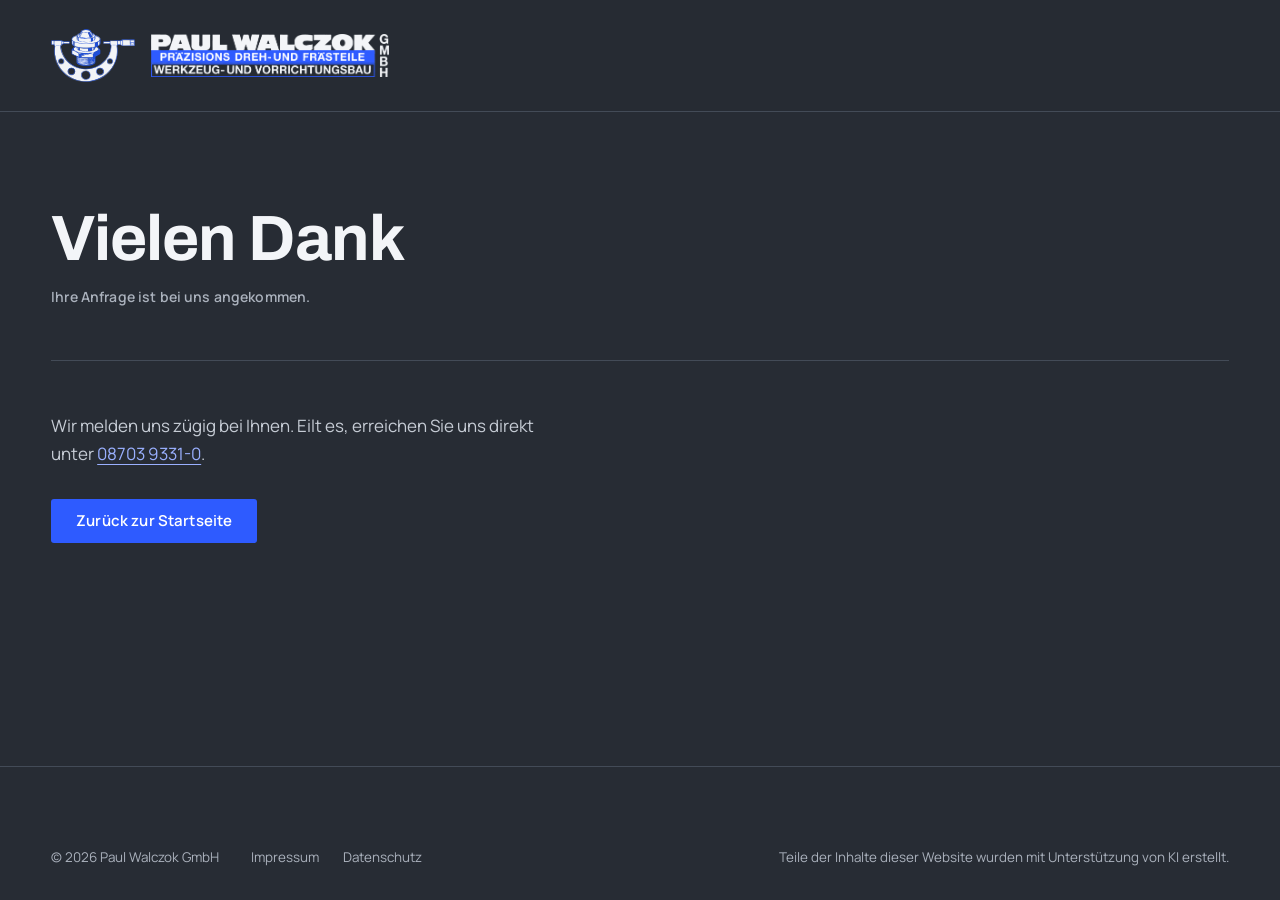
<file: danke.html>
<!DOCTYPE html>
<html lang="de">
<head>
<meta charset="utf-8">
<meta name="viewport" content="width=device-width, initial-scale=1">
<title>Vielen Dank · Paul Walczok GmbH</title>
<meta name="description" content="Ihre Anfrage an die Paul Walczok GmbH ist angekommen.">
<meta name="theme-color" content="#272C34">
<meta name="robots" content="noindex,nofollow">

<link rel="icon" type="image/png" sizes="32x32" href="assets/img/favicon-32.png">
<link rel="icon" type="image/png" sizes="64x64" href="assets/img/favicon-64.png">
<link rel="apple-touch-icon" href="assets/img/favicon-180.png">

<link rel="stylesheet" href="fonts/fonts.css?v=20261009">
<link rel="stylesheet" href="css/styles.css?v=20261123">
<link rel="stylesheet" href="css/legal.css?v=20261009">
</head>

<!-- Bestaetigungsseite fuer das Kontaktformular OHNE JavaScript: Netlify
     leitet nach dem Absenden hierher (action="/danke.html" am Formular).
     Mit JavaScript bleibt man auf der Startseite und sieht die Meldung dort. -->
<body id="top" class="page-short">
<a class="skip" href="#main">Zum Inhalt springen</a>

<header class="hdr hdr--legal">
  <div class="hdr__in">
    <div class="brand">
      <a class="brand__link" href="index.html" aria-label="Paul Walczok GmbH, zur Startseite">
        <img class="mark" src="assets/img/logo-mark-vektor.svg?v=20261113c" width="139" height="90" alt="" aria-hidden="true" decoding="async">
        <img class="brand__wm" src="assets/img/logo-wordmark-dunkel.webp" width="1047" height="189" alt="" aria-hidden="true" decoding="async">
      </a>
    </div>
  </div>
</header>

<main class="legal-main" id="main">
  <div class="wrap">
    <h1 class="legal-title">Vielen Dank</h1>
    <p class="legal-sub">Ihre Anfrage ist bei uns angekommen.</p>
    <div class="legal-body">
      <p>Wir melden uns zügig bei Ihnen. Eilt es, erreichen Sie uns direkt unter <a href="tel:+49870393310">08703 9331-0</a>.</p>
      <p class="legal-act"><a class="btn btn--solid" href="index.html">Zurück zur Startseite</a></p>
    </div>
  </div>
</main>

<footer class="ftr ftr--kurz">
  <div class="wrap">
    <div class="ftr__bar">
      <p>© <span id="year">2026</span> Paul Walczok GmbH</p>
      <nav class="ftr__legal" aria-label="Rechtliches">
        <a href="impressum.html">Impressum</a>
        <a href="datenschutz.html">Datenschutz</a>
      </nav>
      <p class="ftr__ai">Teile der Inhalte dieser Website wurden mit Unterstützung von KI erstellt.</p>
    </div>
  </div>
</footer>

<script>document.getElementById('year').textContent = new Date().getFullYear();</script>
</body>
</html>
</file>
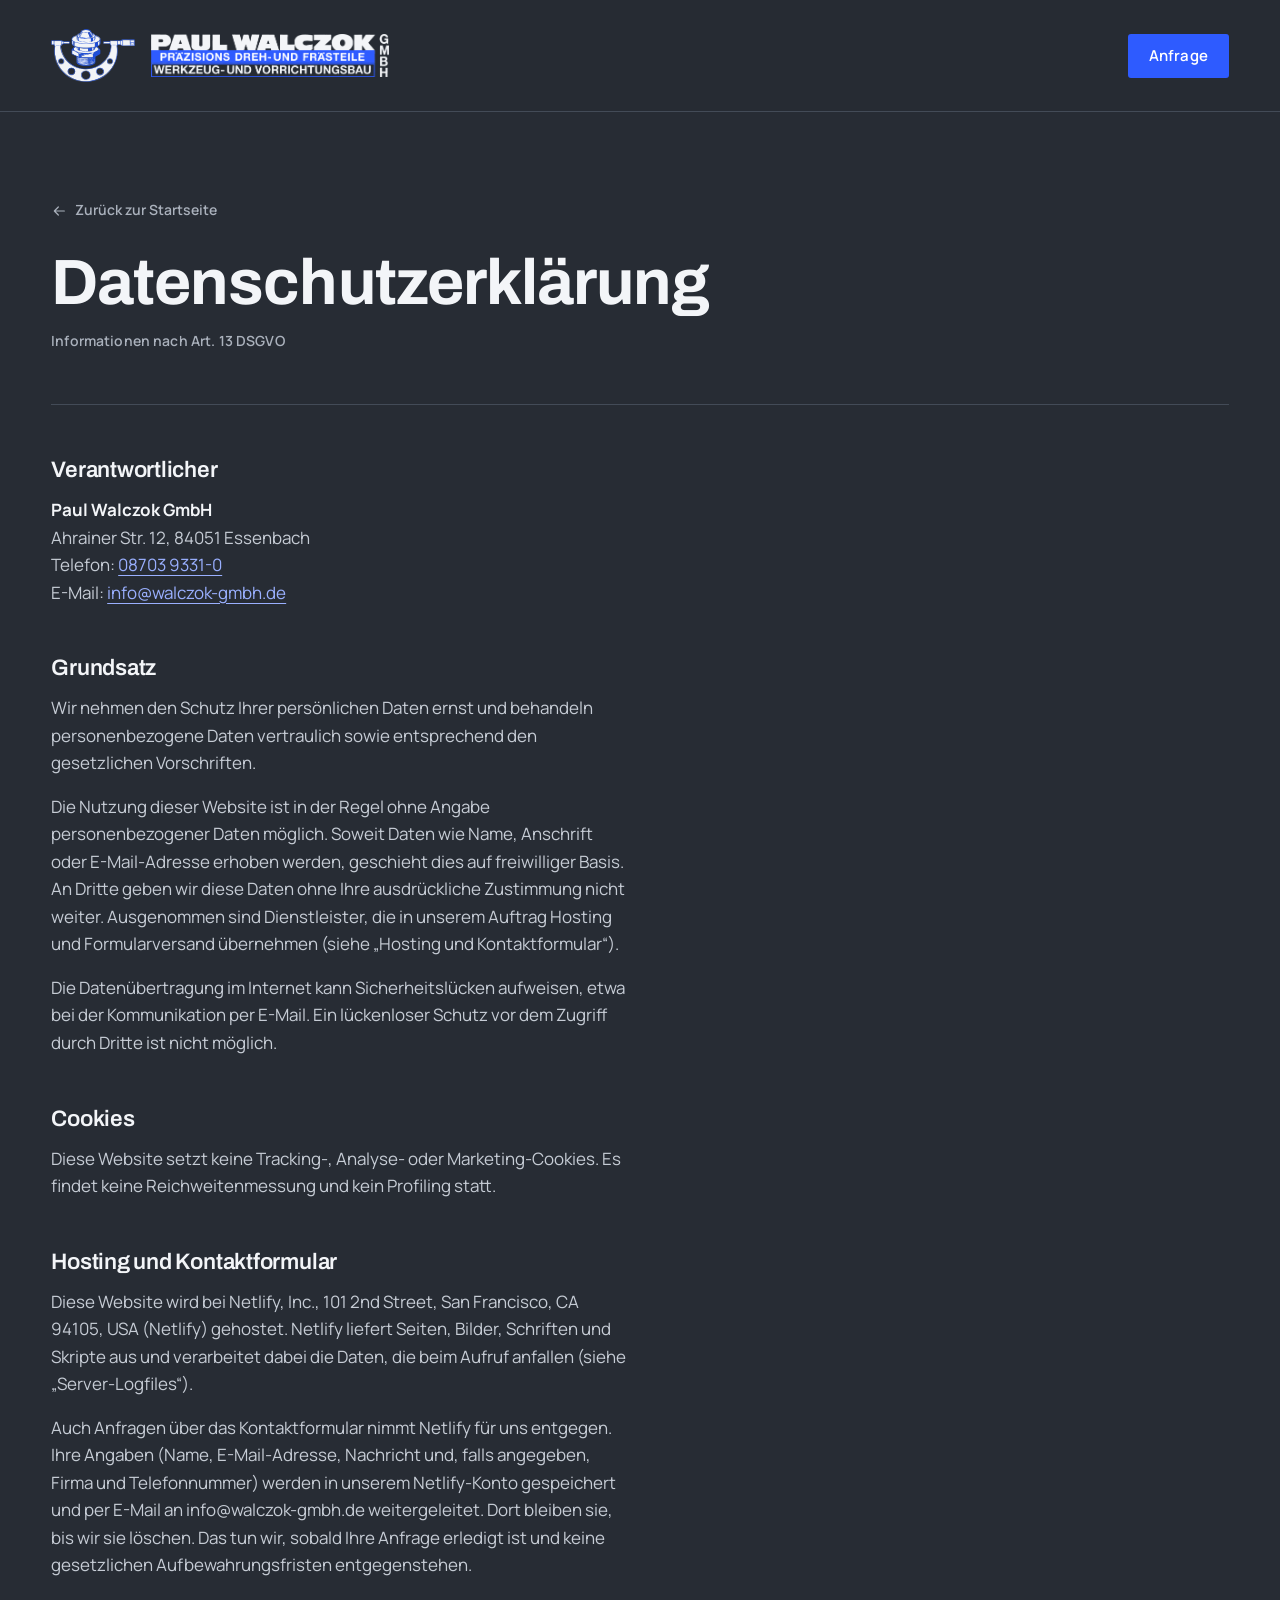
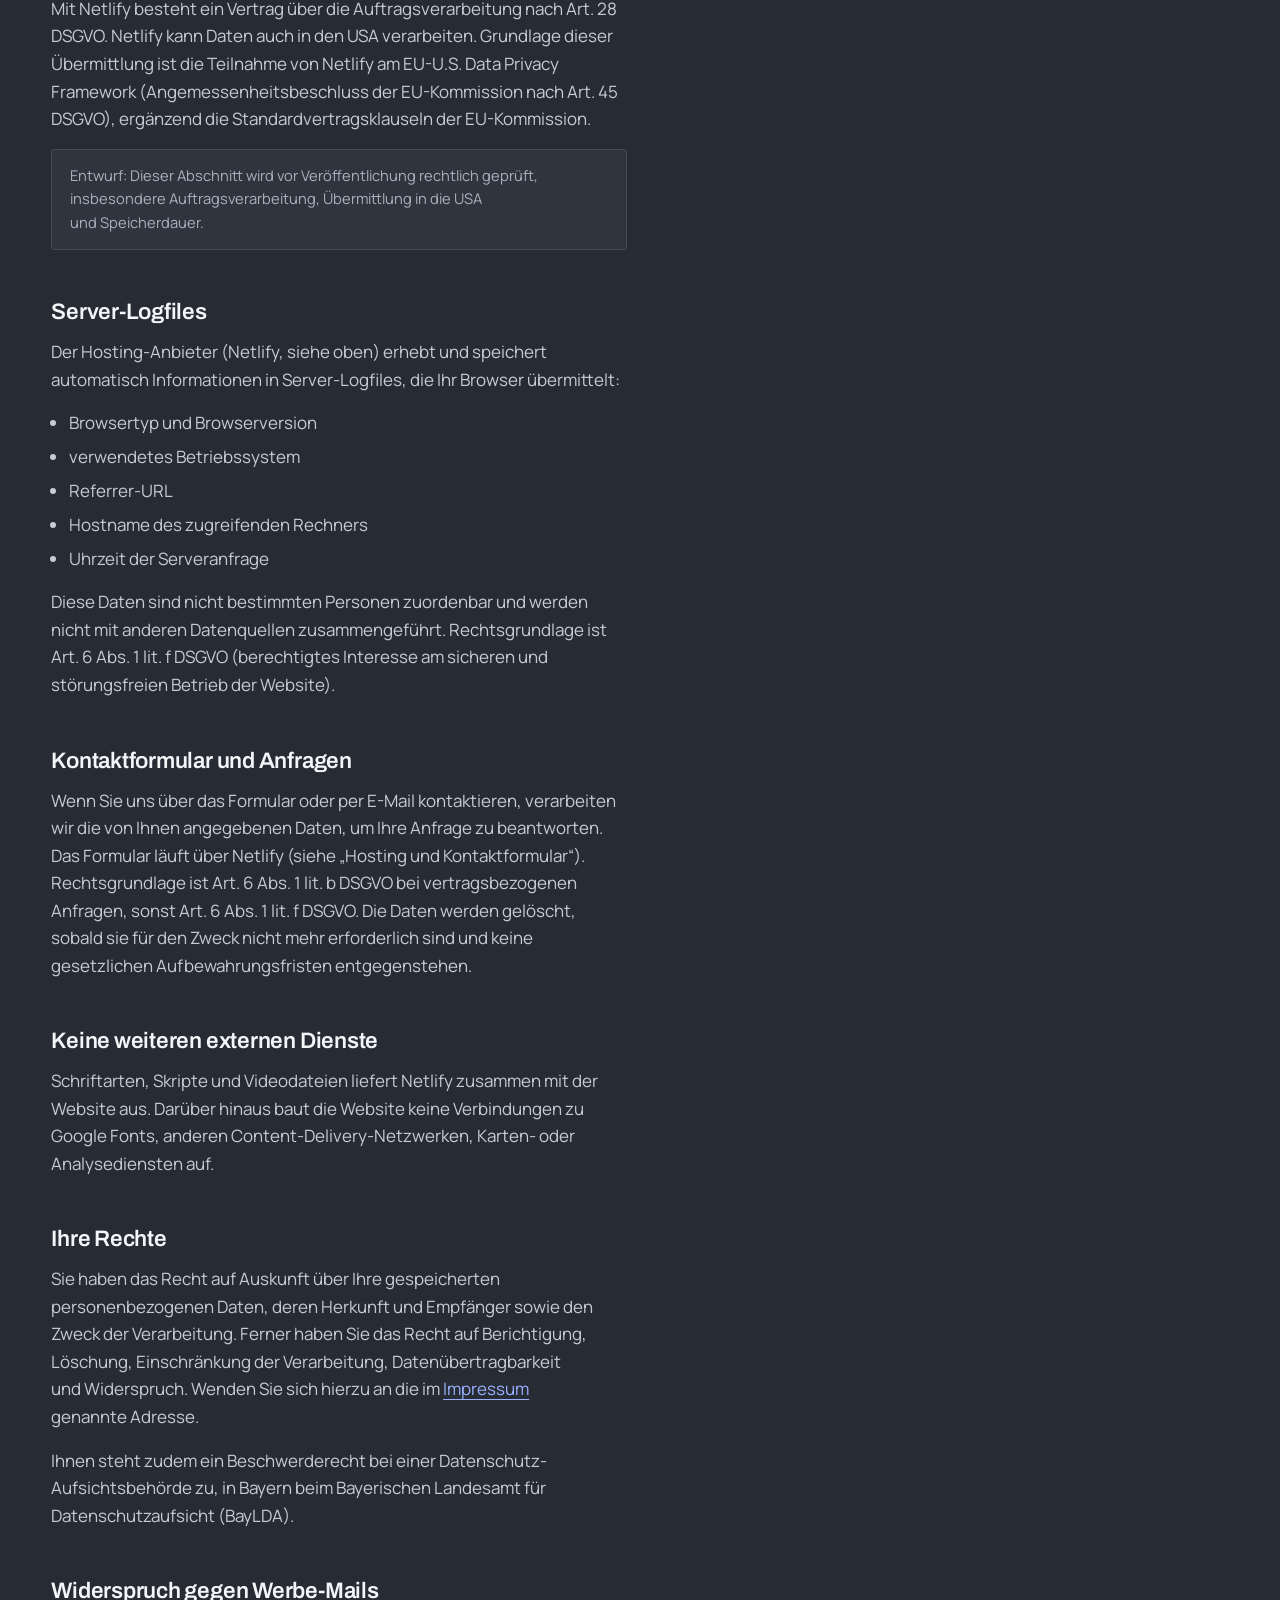
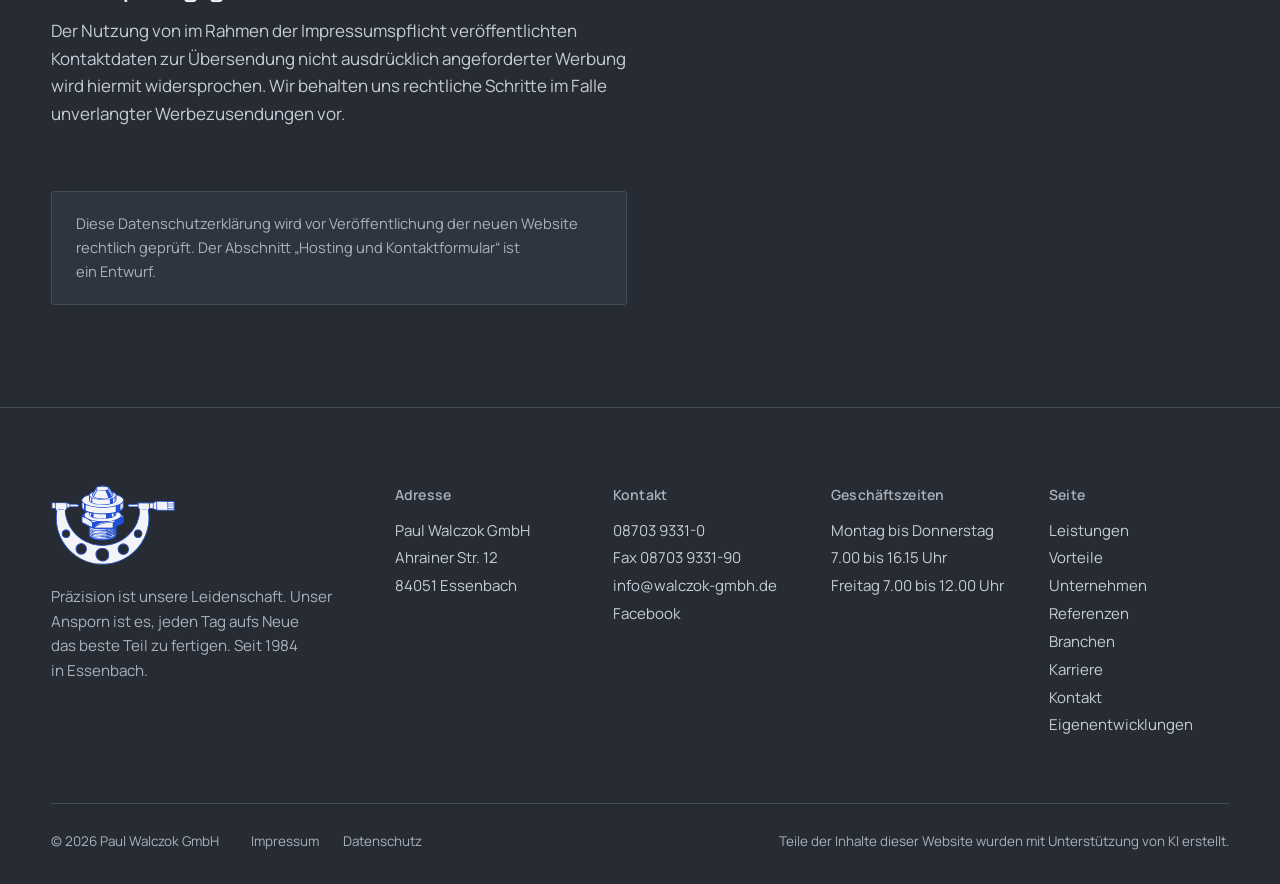
<file: datenschutz.html>
<!DOCTYPE html>
<html lang="de">
<head>
<meta charset="utf-8">
<meta name="viewport" content="width=device-width, initial-scale=1">
<title>Datenschutzerklärung · Paul Walczok GmbH</title>
<meta name="description" content="Datenschutzerklärung der Paul Walczok GmbH, Essenbach.">
<meta name="theme-color" content="#272C34">
<meta name="robots" content="noindex,follow">

<link rel="icon" type="image/png" sizes="32x32" href="assets/img/favicon-32.png">
<link rel="icon" type="image/png" sizes="64x64" href="assets/img/favicon-64.png">
<link rel="apple-touch-icon" href="assets/img/favicon-180.png">

<link rel="stylesheet" href="fonts/fonts.css?v=20261009">
<link rel="stylesheet" href="css/styles.css?v=20261123">
<link rel="stylesheet" href="css/legal.css?v=20261009">
</head>

<body id="top">
<a class="skip" href="#main">Zum Inhalt springen</a>

<!-- Kopfzeile wie auf der Startseite: Bildmarke und Original-Schriftzug.
     Die Marke steht hier als Ruhebild (Lage 0 der 3D-Marke); gedreht wird nur
     auf der Startseite, das spart hier das grosse Bildraster. -->
<header class="hdr hdr--legal">
  <div class="hdr__in">
    <div class="brand">
      <a class="brand__link" href="index.html" aria-label="Paul Walczok GmbH, zur Startseite">
        <img class="mark" src="assets/img/logo-mark-vektor.svg?v=20261113c" width="139" height="90" alt="" aria-hidden="true" decoding="async">
        <img class="brand__wm" src="assets/img/logo-wordmark-dunkel.webp" width="1047" height="189" alt="" aria-hidden="true" decoding="async">
      </a>
    </div>
    <a class="btn btn--solid hdr__cta" href="index.html#kontakt">Anfrage</a>
  </div>
</header>

<main class="legal-main" id="main">
  <div class="wrap">

    <a class="legal-back" href="index.html">
      <svg viewBox="0 0 24 24" aria-hidden="true" focusable="false"><path d="M20 12H5M11 6l-6 6 6 6"/></svg>
      Zurück zur Startseite
    </a>

    <h1 class="legal-title">Datenschutz&shy;erklärung</h1>
    <p class="legal-sub">Informationen nach Art.&nbsp;13 DSGVO</p>

    <div class="legal-body">

      <section>
        <h2>Verantwortlicher</h2>
        <p class="legal-kontakt">
          <strong>Paul Walczok GmbH</strong><br>
          Ahrainer Str. 12, 84051 Essenbach<br>
          Telefon: <a href="tel:+49870393310">08703 9331-0</a><br>
          E-Mail: <a href="mailto:info@walczok-gmbh.de">info@walczok-gmbh.de</a>
        </p>
      </section>

      <section>
        <h2>Grundsatz</h2>
        <p>
          Wir nehmen den Schutz Ihrer persönlichen Daten ernst und behandeln personenbezogene
          Daten vertraulich sowie entsprechend den gesetzlichen Vorschriften.
        </p>
        <p>
          Die Nutzung dieser Website ist in der Regel ohne Angabe personenbezogener Daten möglich.
          Soweit Daten wie Name, Anschrift oder E-Mail-Adresse erhoben werden, geschieht dies auf
          freiwilliger Basis. An Dritte geben wir diese Daten ohne Ihre ausdrückliche Zustimmung
          nicht weiter. Ausgenommen sind Dienstleister, die in unserem Auftrag Hosting und
          Formularversand übernehmen (siehe „Hosting und Kontaktformular“).
        </p>
        <p>
          Die Datenübertragung im Internet kann Sicherheitslücken aufweisen, etwa bei der
          Kommunikation per E-Mail. Ein lückenloser Schutz vor dem Zugriff durch Dritte
          ist nicht möglich.
        </p>
      </section>

      <section>
        <h2>Cookies</h2>
        <p>
          Diese Website setzt keine Tracking-, Analyse- oder Marketing-Cookies. Es findet keine
          Reichweitenmessung und kein Profiling statt.
        </p>
      </section>

      <!-- ENTWURF (Pruefrunde 2, X2-03): Das Formular laeuft ueber Netlify Forms.
           Anschrift, DPF-Teilnahme und Standardvertragsklauseln laut
           Datenschutzerklaerung von Netlify (netlify.com/privacy, Stand 30.09.2026).
           Vor Veroeffentlichung rechtlich pruefen lassen, zusammen mit X-06/X-07. -->
      <section>
        <h2>Hosting und Kontaktformular</h2>
        <p>
          Diese Website wird bei Netlify, Inc., 101 2nd Street, San Francisco, CA 94105, USA
          (Netlify) gehostet. Netlify liefert Seiten, Bilder, Schriften und Skripte aus und
          verarbeitet dabei die Daten, die beim Aufruf anfallen (siehe „Server-Logfiles“).
        </p>
        <p>
          Auch Anfragen über das Kontaktformular nimmt Netlify für uns entgegen. Ihre Angaben
          (Name, E-Mail-Adresse, Nachricht und, falls angegeben, Firma und Telefonnummer) werden
          in unserem Netlify-Konto gespeichert und per E-Mail an <span class="nb">info@walczok-gmbh.de</span>
          weitergeleitet. Dort bleiben sie, bis wir sie löschen. Das tun wir, sobald Ihre Anfrage
          erledigt ist und keine gesetzlichen Aufbewahrungsfristen entgegenstehen.
        </p>
        <p>
          Mit Netlify besteht ein Vertrag über die Auftragsverarbeitung nach
          Art.&nbsp;28 DSGVO. Netlify kann Daten auch in den USA verarbeiten. Grundlage dieser
          Übermittlung ist die Teilnahme von Netlify am EU-U.S. Data Privacy Framework
          (Angemessenheitsbeschluss der EU-Kommission nach Art.&nbsp;45 DSGVO), ergänzend die
          Standardvertragsklauseln der EU-Kommission.
        </p>
        <p class="legal-note legal-note--abschnitt">
          Entwurf: Dieser Abschnitt wird vor Veröffentlichung rechtlich geprüft, insbesondere
          Auftragsverarbeitung, Übermittlung in die USA und Speicherdauer.
        </p>
      </section>

      <section>
        <h2>Server-Logfiles</h2>
        <p>
          Der Hosting-Anbieter (Netlify, siehe oben) erhebt und speichert automatisch Informationen
          in Server-Logfiles, die Ihr Browser übermittelt:
        </p>
        <ul>
          <li>Browsertyp und Browserversion</li>
          <li>verwendetes Betriebssystem</li>
          <li>Referrer-URL</li>
          <li>Hostname des zugreifenden Rechners</li>
          <li>Uhrzeit der Serveranfrage</li>
        </ul>
        <p>
          Diese Daten sind nicht bestimmten Personen zuordenbar und werden nicht mit anderen
          Datenquellen zusammengeführt. Rechtsgrundlage ist Art.&nbsp;6 Abs.&nbsp;1 lit.&nbsp;f DSGVO
          (berechtigtes Interesse am sicheren und störungsfreien Betrieb der Website).
        </p>
      </section>

      <section>
        <h2>Kontaktformular und Anfragen</h2>
        <p>
          Wenn Sie uns über das Formular oder per E-Mail kontaktieren, verarbeiten wir die von
          Ihnen angegebenen Daten, um Ihre Anfrage zu beantworten. Das Formular läuft über
          Netlify (siehe „Hosting und Kontaktformular“). Rechtsgrundlage ist
          Art.&nbsp;6 Abs.&nbsp;1 lit.&nbsp;b DSGVO bei vertragsbezogenen Anfragen, sonst
          Art.&nbsp;6 Abs.&nbsp;1 lit.&nbsp;f DSGVO. Die Daten werden gelöscht, sobald sie für den Zweck nicht
          mehr erforderlich sind und keine gesetzlichen Aufbewahrungsfristen entgegenstehen.
        </p>
      </section>

      <!-- Frueher "Keine externen Dienste": seit Netlify als Hoster und Formular-
           empfaenger genannt ist, waere das falsch. -->
      <section>
        <h2>Keine weiteren externen Dienste</h2>
        <p>
          Schriftarten, Skripte und Videodateien liefert Netlify zusammen mit der Website aus.
          Darüber hinaus baut die Website keine Verbindungen zu Google Fonts, anderen
          Content-Delivery-Netzwerken, Karten- oder Analysediensten auf.
        </p>
      </section>

      <section>
        <h2>Ihre Rechte</h2>
        <p>
          Sie haben das Recht auf Auskunft über Ihre gespeicherten personenbezogenen Daten, deren
          Herkunft und Empfänger sowie den Zweck der Verarbeitung. Ferner haben Sie das Recht auf
          Berichtigung, Löschung, Einschränkung der Verarbeitung, Datenübertragbarkeit und
          Widerspruch. Wenden Sie sich hierzu an die im
          <a href="impressum.html">Impressum</a> genannte Adresse.
        </p>
        <p>
          Ihnen steht zudem ein Beschwerderecht bei einer Datenschutz-Aufsichtsbehörde zu,
          in Bayern beim Bayerischen Landesamt für Datenschutzaufsicht (BayLDA).
        </p>
      </section>

      <section>
        <h2>Widerspruch gegen Werbe-Mails</h2>
        <p>
          Der Nutzung von im Rahmen der Impressumspflicht veröffentlichten Kontaktdaten zur
          Übersendung nicht ausdrücklich angeforderter Werbung wird hiermit widersprochen. Wir
          behalten uns rechtliche Schritte im Falle unverlangter Werbezusendungen vor.
        </p>
      </section>

      <p class="legal-note">
        Diese Datenschutzerklärung wird vor Veröffentlichung der neuen Website
        rechtlich geprüft. Der Abschnitt „Hosting und Kontaktformular“ ist ein Entwurf.
      </p>

    </div>
  </div>
</main>

<!-- Fusszeile wie auf der Startseite; die Abschnittslinks fuehren dorthin. -->
<footer class="ftr">
  <div class="wrap">

    <div class="ftr__grid">
      <div class="ftr__brand">
        <img src="assets/img/logo-mark-vektor.svg?v=20261113c" width="139" height="90" loading="lazy" decoding="async"
             alt="Bildmarke der Paul Walczok GmbH">
        <p class="ftr__claim">Präzision ist unsere Leidenschaft. Unser Ansporn ist es, jeden Tag aufs Neue das beste Teil zu fertigen. Seit 1984 in Essenbach.</p>
      </div>
      <div>
        <h2>Adresse</h2>
        <address>Paul Walczok GmbH<br>Ahrainer Str. 12<br>84051 Essenbach</address>
      </div>
      <div>
        <h2>Kontakt</h2>
        <ul>
          <li><a href="tel:+49870393310">08703 9331-0</a></li>
          <li>Fax <span class="nb">08703 9331-90</span></li>
          <li><a href="mailto:info@walczok-gmbh.de">info@walczok-gmbh.de</a></li>
          <li><a href="https://www.facebook.com/paulwalczokgmbh" target="_blank" rel="noopener">Facebook</a></li>
        </ul>
      </div>
      <div>
        <h2>Geschäftszeiten</h2>
        <ul>
          <li>Montag bis Donnerstag <span class="nb">7.00 bis 16.15 Uhr</span></li>
          <li>Freitag <span class="nb">7.00 bis 12.00 Uhr</span></li>
        </ul>
      </div>
      <div>
        <h2>Seite</h2>
        <ul>
          <li><a href="index.html#leistungen">Leistungen</a></li>
          <li><a href="index.html#vorteile">Vorteile</a></li>
          <li><a href="index.html#unternehmen">Unternehmen</a></li>
          <li><a href="index.html#referenzen">Referenzen</a></li>
          <li><a href="index.html#branchen">Branchen</a></li>
          <li><a href="index.html#karriere">Karriere</a></li>
          <li><a href="index.html#kontakt">Kontakt</a></li>
          <li><a href="index.html#eigenentwicklungen">Eigen&shy;entwicklungen</a></li>
        </ul>
      </div>
    </div>

    <div class="ftr__bar">
      <p>© <span id="year">2026</span> Paul Walczok GmbH</p>
      <nav class="ftr__legal" aria-label="Rechtliches">
        <a href="impressum.html">Impressum</a>
        <a href="datenschutz.html" aria-current="page">Datenschutz</a>
      </nav>
      <p class="ftr__ai">Teile der Inhalte dieser Website wurden mit Unterstützung von KI erstellt.</p>
    </div>

  </div>
</footer>

<script>document.getElementById('year').textContent = new Date().getFullYear();</script>
</body>
</html>
</file>
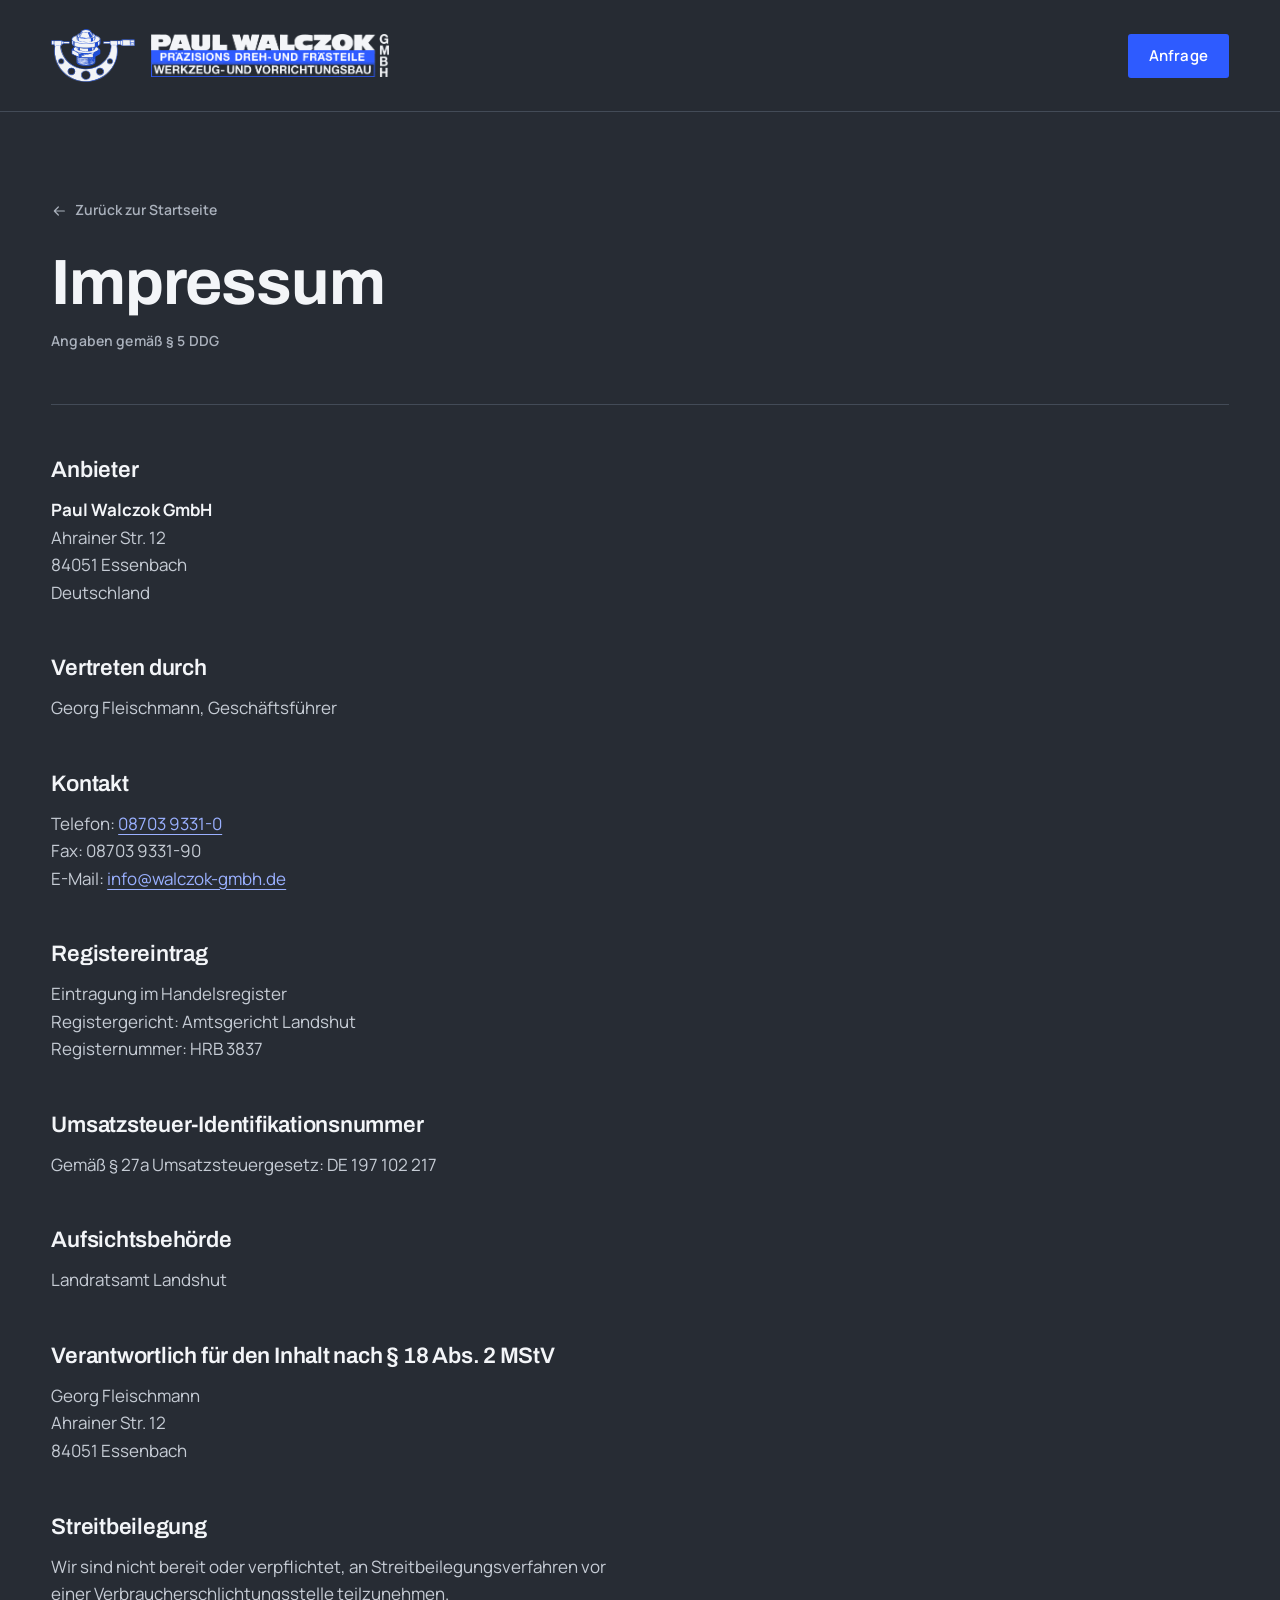
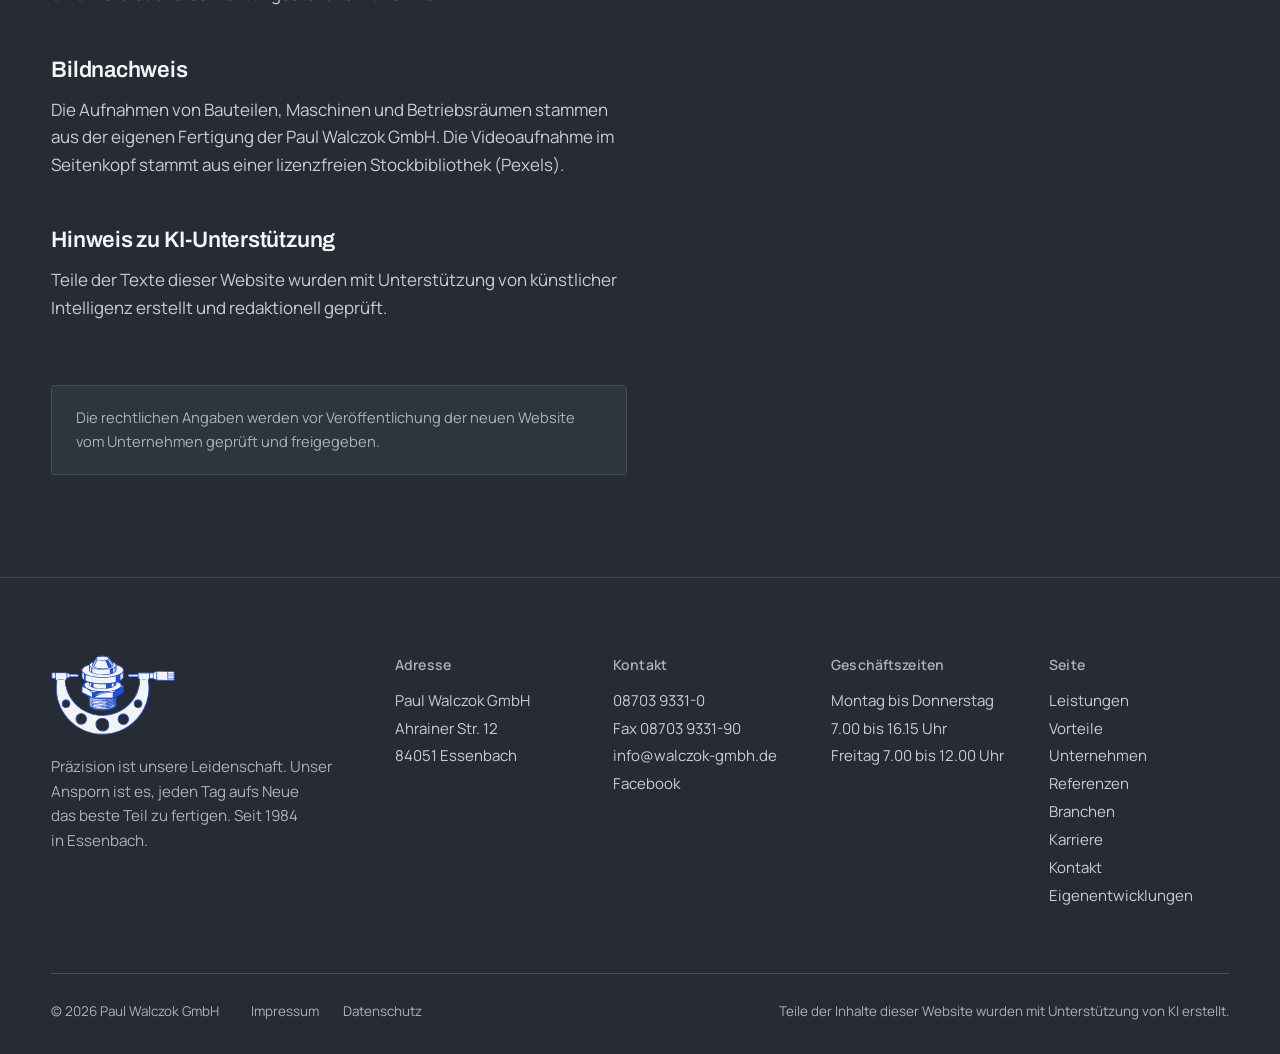
<file: impressum.html>
<!DOCTYPE html>
<html lang="de">
<head>
<meta charset="utf-8">
<meta name="viewport" content="width=device-width, initial-scale=1">
<title>Impressum · Paul Walczok GmbH</title>
<meta name="description" content="Impressum der Paul Walczok GmbH, Ahrainer Str. 12, 84051 Essenbach.">
<meta name="theme-color" content="#272C34">
<meta name="robots" content="noindex,follow">

<link rel="icon" type="image/png" sizes="32x32" href="assets/img/favicon-32.png">
<link rel="icon" type="image/png" sizes="64x64" href="assets/img/favicon-64.png">
<link rel="apple-touch-icon" href="assets/img/favicon-180.png">

<link rel="stylesheet" href="fonts/fonts.css?v=20261009">
<link rel="stylesheet" href="css/styles.css?v=20261123">
<link rel="stylesheet" href="css/legal.css?v=20261009">
</head>

<body id="top">
<a class="skip" href="#main">Zum Inhalt springen</a>

<!-- Kopfzeile wie auf der Startseite: Bildmarke und Original-Schriftzug.
     Die Marke steht hier als Ruhebild (Lage 0 der 3D-Marke); gedreht wird nur
     auf der Startseite, das spart hier das grosse Bildraster. -->
<header class="hdr hdr--legal">
  <div class="hdr__in">
    <div class="brand">
      <a class="brand__link" href="index.html" aria-label="Paul Walczok GmbH, zur Startseite">
        <img class="mark" src="assets/img/logo-mark-vektor.svg?v=20261113c" width="139" height="90" alt="" aria-hidden="true" decoding="async">
        <img class="brand__wm" src="assets/img/logo-wordmark-dunkel.webp" width="1047" height="189" alt="" aria-hidden="true" decoding="async">
      </a>
    </div>
    <a class="btn btn--solid hdr__cta" href="index.html#kontakt">Anfrage</a>
  </div>
</header>

<main class="legal-main" id="main">
  <div class="wrap">

    <a class="legal-back" href="index.html">
      <svg viewBox="0 0 24 24" aria-hidden="true" focusable="false"><path d="M20 12H5M11 6l-6 6 6 6"/></svg>
      Zurück zur Startseite
    </a>

    <h1 class="legal-title">Impressum</h1>
    <!-- Seit 14.05.2024 gilt das Digitale-Dienste-Gesetz statt des TMG -->
    <p class="legal-sub">Angaben gemäß §&nbsp;5 DDG</p>

    <div class="legal-body">

      <section>
        <h2>Anbieter</h2>
        <p>
          <strong>Paul Walczok GmbH</strong><br>
          Ahrainer Str. 12<br>
          84051 Essenbach<br>
          Deutschland
        </p>
      </section>

      <section>
        <h2>Vertreten durch</h2>
        <p>Georg Fleischmann, Geschäftsführer</p>
      </section>

      <section>
        <h2>Kontakt</h2>
        <p class="legal-kontakt">
          Telefon: <a href="tel:+49870393310">08703 9331-0</a><br>
          Fax: <span class="nb">08703 9331-90</span><br>
          E-Mail: <a href="mailto:info@walczok-gmbh.de">info@walczok-gmbh.de</a>
        </p>
      </section>

      <section>
        <h2>Registereintrag</h2>
        <p>
          Eintragung im Handelsregister<br>
          Registergericht: Amtsgericht Landshut<br>
          Registernummer: HRB 3837
        </p>
      </section>

      <section>
        <h2>Umsatzsteuer-Identifikationsnummer</h2>
        <p>Gemäß §&nbsp;27a Umsatzsteuergesetz: <span class="nb">DE 197 102 217</span></p>
      </section>

      <section>
        <h2>Aufsichtsbehörde</h2>
        <p>Landratsamt Landshut</p>
      </section>

      <section>
        <h2>Verantwortlich für den Inhalt nach <span class="nb">§&nbsp;18 Abs.&nbsp;2</span> MStV</h2>
        <p>
          Georg Fleischmann<br>
          Ahrainer Str. 12<br>
          84051 Essenbach
        </p>
      </section>

      <!-- Der Hinweis auf die EU-Plattform zur Online-Streitbeilegung ist
           entfallen: die Plattform wurde am 20.07.2025 eingestellt. -->
      <section>
        <h2>Streitbeilegung</h2>
        <p>
          Wir sind nicht bereit oder verpflichtet, an Streitbeilegungsverfahren vor einer
          Verbraucherschlichtungsstelle teilzunehmen.
        </p>
      </section>

      <section>
        <h2>Bildnachweis</h2>
        <p>
          Die Aufnahmen von Bauteilen, Maschinen und Betriebsräumen stammen aus der eigenen
          Fertigung der Paul Walczok GmbH. Die Videoaufnahme im Seitenkopf stammt aus einer
          lizenzfreien Stockbibliothek (Pexels).
        </p>
      </section>

      <section>
        <h2>Hinweis zu KI-Unterstützung</h2>
        <p>
          Teile der Texte dieser Website wurden mit Unterstützung von künstlicher Intelligenz
          erstellt und redaktionell geprüft.
        </p>
      </section>

      <p class="legal-note">
        Die rechtlichen Angaben werden vor Veröffentlichung der neuen Website
        vom Unternehmen geprüft und freigegeben.
      </p>

    </div>
  </div>
</main>

<!-- Fusszeile wie auf der Startseite; die Abschnittslinks fuehren dorthin. -->
<footer class="ftr">
  <div class="wrap">

    <div class="ftr__grid">
      <div class="ftr__brand">
        <img src="assets/img/logo-mark-vektor.svg?v=20261113c" width="139" height="90" loading="lazy" decoding="async"
             alt="Bildmarke der Paul Walczok GmbH">
        <p class="ftr__claim">Präzision ist unsere Leidenschaft. Unser Ansporn ist es, jeden Tag aufs Neue das beste Teil zu fertigen. Seit 1984 in Essenbach.</p>
      </div>
      <div>
        <h2>Adresse</h2>
        <address>Paul Walczok GmbH<br>Ahrainer Str. 12<br>84051 Essenbach</address>
      </div>
      <div>
        <h2>Kontakt</h2>
        <ul>
          <li><a href="tel:+49870393310">08703 9331-0</a></li>
          <li>Fax <span class="nb">08703 9331-90</span></li>
          <li><a href="mailto:info@walczok-gmbh.de">info@walczok-gmbh.de</a></li>
          <li><a href="https://www.facebook.com/paulwalczokgmbh" target="_blank" rel="noopener">Facebook</a></li>
        </ul>
      </div>
      <div>
        <h2>Geschäftszeiten</h2>
        <ul>
          <li>Montag bis Donnerstag <span class="nb">7.00 bis 16.15 Uhr</span></li>
          <li>Freitag <span class="nb">7.00 bis 12.00 Uhr</span></li>
        </ul>
      </div>
      <div>
        <h2>Seite</h2>
        <ul>
          <li><a href="index.html#leistungen">Leistungen</a></li>
          <li><a href="index.html#vorteile">Vorteile</a></li>
          <li><a href="index.html#unternehmen">Unternehmen</a></li>
          <li><a href="index.html#referenzen">Referenzen</a></li>
          <li><a href="index.html#branchen">Branchen</a></li>
          <li><a href="index.html#karriere">Karriere</a></li>
          <li><a href="index.html#kontakt">Kontakt</a></li>
          <li><a href="index.html#eigenentwicklungen">Eigen&shy;entwicklungen</a></li>
        </ul>
      </div>
    </div>

    <div class="ftr__bar">
      <p>© <span id="year">2026</span> Paul Walczok GmbH</p>
      <nav class="ftr__legal" aria-label="Rechtliches">
        <a href="impressum.html" aria-current="page">Impressum</a>
        <a href="datenschutz.html">Datenschutz</a>
      </nav>
      <p class="ftr__ai">Teile der Inhalte dieser Website wurden mit Unterstützung von KI erstellt.</p>
    </div>

  </div>
</footer>

<script>document.getElementById('year').textContent = new Date().getFullYear();</script>
</body>
</html>
</file>
<file: fonts/fonts.css>
/* vietnamese */
@font-face {
  font-family: 'Archivo';
  font-style: normal;
  font-weight: 400 900;
  font-stretch: 62% 125%;
  font-display: swap;
  src: url(k3kQo8UDI-1M0wlSfdboLnnA.woff2) format('woff2');
  unicode-range: U+0102-0103, U+0110-0111, U+0128-0129, U+0168-0169, U+01A0-01A1, U+01AF-01B0, U+0300-0301, U+0303-0304, U+0308-0309, U+0323, U+0329, U+1EA0-1EF9, U+20AB;
}
/* latin-ext */
@font-face {
  font-family: 'Archivo';
  font-style: normal;
  font-weight: 400 900;
  font-stretch: 62% 125%;
  font-display: swap;
  src: url(k3kQo8UDI-1M0wlSfdfoLnnA.woff2) format('woff2');
  unicode-range: U+0100-02BA, U+02BD-02C5, U+02C7-02CC, U+02CE-02D7, U+02DD-02FF, U+0304, U+0308, U+0329, U+1D00-1DBF, U+1E00-1E9F, U+1EF2-1EFF, U+2020, U+20A0-20AB, U+20AD-20C0, U+2113, U+2C60-2C7F, U+A720-A7FF;
}
/* latin */
@font-face {
  font-family: 'Archivo';
  font-style: normal;
  font-weight: 400 900;
  font-stretch: 62% 125%;
  font-display: swap;
  src: url(k3kQo8UDI-1M0wlSfdnoLg.woff2) format('woff2');
  unicode-range: U+0000-00FF, U+0131, U+0152-0153, U+02BB-02BC, U+02C6, U+02DA, U+02DC, U+0304, U+0308, U+0329, U+2000-206F, U+20AC, U+2122, U+2191, U+2193, U+2212, U+2215, U+FEFF, U+FFFD;
}
/* cyrillic-ext */
@font-face {
  font-family: 'Fragment Mono';
  font-style: normal;
  font-weight: 400;
  font-display: swap;
  src: url(4iCr6K5wfMRRjxp0DA6-2CLnB45HhrUI.woff2) format('woff2');
  unicode-range: U+0460-052F, U+1C80-1C8A, U+20B4, U+2DE0-2DFF, U+A640-A69F, U+FE2E-FE2F;
}
/* latin-ext */
@font-face {
  font-family: 'Fragment Mono';
  font-style: normal;
  font-weight: 400;
  font-display: swap;
  src: url(4iCr6K5wfMRRjxp0DA6-2CLnB41HhrUI.woff2) format('woff2');
  unicode-range: U+0100-02BA, U+02BD-02C5, U+02C7-02CC, U+02CE-02D7, U+02DD-02FF, U+0304, U+0308, U+0329, U+1D00-1DBF, U+1E00-1E9F, U+1EF2-1EFF, U+2020, U+20A0-20AB, U+20AD-20C0, U+2113, U+2C60-2C7F, U+A720-A7FF;
}
/* latin */
@font-face {
  font-family: 'Fragment Mono';
  font-style: normal;
  font-weight: 400;
  font-display: swap;
  src: url(4iCr6K5wfMRRjxp0DA6-2CLnB4NHhg.woff2) format('woff2');
  unicode-range: U+0000-00FF, U+0131, U+0152-0153, U+02BB-02BC, U+02C6, U+02DA, U+02DC, U+0304, U+0308, U+0329, U+2000-206F, U+20AC, U+2122, U+2191, U+2193, U+2212, U+2215, U+FEFF, U+FFFD;
}
/* cyrillic-ext */
@font-face {
  font-family: 'Manrope';
  font-style: normal;
  font-weight: 400 800;
  font-display: swap;
  src: url(xn7gYHE41ni1AdIRggqxSuXd.woff2) format('woff2');
  unicode-range: U+0460-052F, U+1C80-1C8A, U+20B4, U+2DE0-2DFF, U+A640-A69F, U+FE2E-FE2F;
}
/* cyrillic */
@font-face {
  font-family: 'Manrope';
  font-style: normal;
  font-weight: 400 800;
  font-display: swap;
  src: url(xn7gYHE41ni1AdIRggOxSuXd.woff2) format('woff2');
  unicode-range: U+0301, U+0400-045F, U+0490-0491, U+04B0-04B1, U+2116;
}
/* greek */
@font-face {
  font-family: 'Manrope';
  font-style: normal;
  font-weight: 400 800;
  font-display: swap;
  src: url(xn7gYHE41ni1AdIRggSxSuXd.woff2) format('woff2');
  unicode-range: U+0370-0377, U+037A-037F, U+0384-038A, U+038C, U+038E-03A1, U+03A3-03FF;
}
/* vietnamese */
@font-face {
  font-family: 'Manrope';
  font-style: normal;
  font-weight: 400 800;
  font-display: swap;
  src: url(xn7gYHE41ni1AdIRggixSuXd.woff2) format('woff2');
  unicode-range: U+0102-0103, U+0110-0111, U+0128-0129, U+0168-0169, U+01A0-01A1, U+01AF-01B0, U+0300-0301, U+0303-0304, U+0308-0309, U+0323, U+0329, U+1EA0-1EF9, U+20AB;
}
/* latin-ext */
@font-face {
  font-family: 'Manrope';
  font-style: normal;
  font-weight: 400 800;
  font-display: swap;
  src: url(xn7gYHE41ni1AdIRggmxSuXd.woff2) format('woff2');
  unicode-range: U+0100-02BA, U+02BD-02C5, U+02C7-02CC, U+02CE-02D7, U+02DD-02FF, U+0304, U+0308, U+0329, U+1D00-1DBF, U+1E00-1E9F, U+1EF2-1EFF, U+2020, U+20A0-20AB, U+20AD-20C0, U+2113, U+2C60-2C7F, U+A720-A7FF;
}
/* latin */
@font-face {
  font-family: 'Manrope';
  font-style: normal;
  font-weight: 400 800;
  font-display: swap;
  src: url(xn7gYHE41ni1AdIRggexSg.woff2) format('woff2');
  unicode-range: U+0000-00FF, U+0131, U+0152-0153, U+02BB-02BC, U+02C6, U+02DA, U+02DC, U+0304, U+0308, U+0329, U+2000-206F, U+20AC, U+2122, U+2191, U+2193, U+2212, U+2215, U+FEFF, U+FFFD;
}
</file>
<file: css/styles.css>
/* ==========================================================================
   Paul Walczok GmbH — Swiss/International trifft Dark Industrial
   Rasterdisziplin, sachlich, viel Negativraum. Sieben Sektionen, sonst nichts.
   ========================================================================== */

/* --------------------------------------------------------------- 1 Tokens */
:root {
  /* Native Bedienelemente (Checkbox, Scrollleiste unter Windows) dunkel
     zeichnen; sonst stand die Datenschutz-Checkbox als weisse Flaeche im
     dunklen Formular. */
  color-scheme: dark;

  /* 13.11.2026 (zweite Runde): die Stimmung der Seite soll insgesamt heller
     sein. Verlauf des Grunds: #272C34 · 13.11. frueh #1C2026 · 09.10. #16191E ·
     29.09. #111317 · davor #08090B. Graue und blaue Schrift sind mitgewachsen
     (--muted #AAB1BC, --fg-dim #C6CCD5, --accent-hi #9AB0FF), damit sie auf
     allen drei Flaechen ueber 4,5:1 bleiben. Auch die Schleier ueber dem
     Hero-Film und dem Kennzahlen-Foto sind duenner. Die RGB-Tripel werden fuer halbtransparente Verlaeufe gebraucht,
     damit Bildverlaeufe genau in den Grund auslaufen. */
  --bg:        #272C34;
  --bg-rgb:    39, 44, 52;
  --surface:   #2F353E;
  --surface-rgb: 47, 53, 62;
  --surface-2: #373E48;
  --fg:        #F3F5F8;
  --fg-dim:    #C6CCD5;
  --muted:     #AAB1BC;
  --accent:    #2E5BFF;
  --accent-hi: #9AB0FF;
  --line:      #434B57;
  --line-2:    #515A68;

  --ff-dis: 'Archivo', 'Helvetica Neue', Arial, sans-serif;
  --ff-txt: 'Manrope', 'Helvetica Neue', Arial, sans-serif;
  --ff-mon: 'Fragment Mono', ui-monospace, 'SFMono-Regular', Consolas, monospace;

  --wrap: 1320px;
  --gut:  clamp(20px, 4vw, 56px);
  --sp:   clamp(84px, 10vw, 160px);
  --hh:   112px;

  --ease: cubic-bezier(.22, .61, .36, 1);

  /* Eine Eckenrundung fuer alles: Karten, Bilder, Knoepfe, Felder. Klein wie
     eine gebrochene Kante am Werkstueck (Optik-Check 29.09.2026, vorher 16 px
     an Karten und eckig an Knoepfen und Formular). */
  --r: 3px;

  /* 3D-Zylinder der Branchen-Sektion — Werte wie in der Vorlage */
  --cyl-total:  14;
  --cyl-angle:  calc((360 / var(--cyl-total)) * 1deg);
  --cyl-w:      29.6875rem;                 /* 475 px Kartenbreite */
  --cyl-radius: -1094.7px;                  /* Rueckfall, falls sin() fehlt */
  --cyl-radius: calc((var(--cyl-w) / sin(var(--cyl-angle))) * -1);
}

/* ---------------------------------------------------------------- 2 Reset */
*, *::before, *::after { box-sizing: border-box; }

html {
  -webkit-text-size-adjust: 100%;
  scroll-behavior: smooth;
  scroll-padding-top: calc(var(--hh) + 16px);
}
@media (prefers-reduced-motion: reduce) { html { scroll-behavior: auto; } }

body {
  margin: 0;
  overflow-x: hidden;
  background: var(--bg);
  color: var(--fg-dim);
  font-family: var(--ff-txt);
  font-size: clamp(15px, .55vw + 13.4px, 17px);
  line-height: 1.62;
  font-weight: 400;
  -webkit-font-smoothing: antialiased;
  text-rendering: optimizeLegibility;
}

img, video { display: block; max-width: 100%; height: auto; }
ul, ol, dl, dd { margin: 0; padding: 0; list-style: none; }
figure { margin: 0; }
address { font-style: normal; }

a { color: inherit; text-decoration: none; }
a:focus-visible, button:focus-visible, input:focus-visible,
textarea:focus-visible, [tabindex]:focus-visible {
  outline: 2px solid var(--accent-hi);
  outline-offset: 3px;
  border-radius: 2px;
}

/* Sprungziele (Abschnitte, main, body) bekommen per main.js tabindex="-1"
   und den Fokus. Sie sind kein Bedienelement, deshalb ohne Rahmen. */
[tabindex="-1"]:focus, [tabindex="-1"]:focus-visible { outline: none; }

::selection { background: var(--accent); color: #fff; }

.sr {
  position: absolute; width: 1px; height: 1px; padding: 0; margin: -1px;
  overflow: hidden; clip: rect(0 0 0 0); clip-path: inset(50%); white-space: nowrap;
}

.skip {
  position: absolute; top: -100px; left: var(--gut); z-index: 200;
  padding: 12px 18px; background: var(--accent); color: #fff;
  font: 500 14px/1 var(--ff-txt);
}
.skip:focus { top: 14px; }

/* ------------------------------------------------------------- 3 Bausteine */
.wrap {
  width: 100%;
  max-width: calc(var(--wrap) + var(--gut) * 2);
  margin-inline: auto;
  padding-inline: var(--gut);
}

.sec { padding-block: var(--sp); }

/* Etiketten ueber Ueberschriften, Feldern und Spalten: Fliesstextschrift in
   normaler Schreibung, halbfett, grau. Keine Nummern davor. Die Schreib-
   maschinenschrift steht nur noch an Massen und Normen (.mass), wie die
   Normschrift auf einer Zeichnung (Optik-Check 29.09.2026). */
.kicker,
.job__meta, .f label, .ftr h2, .con__meta h3, .car__jobsH,
.own__sub h4, .ceo__label, .stat dt, .own__bandK {
  margin: 0;
  font-family: var(--ff-txt);
  font-size: 14px;
  font-weight: 600;
  line-height: 1.4;
  letter-spacing: .01em;
  text-transform: none;
  color: var(--muted);
}
.mass {
  font-family: var(--ff-mon);
  font-weight: 400;
  font-size: .94em;
  letter-spacing: 0;
  word-spacing: -.28em;   /* Monospace-Leerzeichen sind sonst so breit wie eine Ziffer */
}

/* Sektionsueberschrift bewusst zurueckgenommen: der Nutzen darunter soll die
   Groessenordnung tragen, nicht das Etikett. Verhaeltnis ~1,7:1 wie teccad. */
.h2 {
  margin: 18px 0 0;
  font-family: var(--ff-dis);
  font-weight: 700;
  font-size: clamp(2.1rem, 4vw, 3.6rem);
  /* Etwas lockerer als zuvor (.98 / -.028em): die Wortabstaende wurden knapp. */
  line-height: 1.05;
  letter-spacing: -.015em;
  color: var(--fg);
  text-wrap: balance;
}

.lead {
  margin: 22px 0 0;
  max-width: 56ch;
  font-size: clamp(1rem, .45vw + .92rem, 1.16rem);
  line-height: 1.55;
  color: var(--fg-dim);
}

.head { margin-bottom: clamp(48px, 6vw, 84px); }

/* Massangaben duerfen nie mitten im Mass umbrechen. */
.nb { white-space: nowrap; }
/* E-Mail-Adressen brechen sonst am Bindestrich mitten im Namen um,
   Telefonnummern zwischen den Zifferngruppen. */
a[href^="mailto:"], a[href^="tel:"] { white-space: nowrap; }

/* Bildrahmen: fasst nur das Bild. Eine Bildunterschrift steht ausserhalb,
   darunter (figure > .frame + figcaption). isolation haelt die Rundung beim
   Hover-Zoom auch in Safari sauber. */
.frame { position: relative; overflow: hidden; background: var(--surface); border-radius: var(--r); isolation: isolate; }
.frame > img { width: 100%; height: 100%; object-fit: cover; }

/* Buttons ------------------------------------------------------------------ */
.btn {
  display: inline-flex; align-items: center; justify-content: center;
  min-height: 44px;
  padding: 12px 24px;
  font-family: var(--ff-txt);
  font-size: 15px;
  font-weight: 600;
  letter-spacing: .01em;
  line-height: 1.2;
  border: 1px solid transparent;
  border-radius: var(--r);
  cursor: pointer;
  transition: background-color .28s var(--ease), color .28s var(--ease),
              border-color .28s var(--ease), transform .28s var(--ease);
}
.btn--solid { background: var(--accent); color: #fff; }
.btn--solid:hover { background: #1D48EA; }
.btn--solid:active { transform: translateY(1px); }
.btn--lg { min-height: 54px; padding: 16px 34px; font-size: 16px; }

/* ------------------------------------------------------------ 4 Kopfzeile */
.hdr {
  position: fixed; inset: 0 0 auto; z-index: 100;
  height: var(--hh);
  border-bottom: 1px solid transparent;
  transition: background-color .35s var(--ease), border-color .35s var(--ease);
}
.hdr.is-stuck {
  background: rgba(var(--bg-rgb), .88);
  -webkit-backdrop-filter: blur(14px);
  backdrop-filter: blur(14px);
  border-bottom-color: var(--line);
}
/* Bei offenem Menue traegt die Kopfzeile denselben Grund wie das Menue —
   sonst stehen Marke und Schriftzug ueber dem Video und verschwinden. */
.hdr.is-navopen {
  background: var(--bg);
  border-bottom-color: transparent;
  /* Keine Unschaerfe bei offenem Menue: backdrop-filter macht die Kopfzeile
     zum Bezugsrahmen fuer das fixe Menue, das dann nur 40 px hoch wurde. */
  -webkit-backdrop-filter: none;
  backdrop-filter: none;
}

.hdr__in {
  height: 100%;
  max-width: calc(var(--wrap) + var(--gut) * 2);
  margin-inline: auto;
  padding-inline: var(--gut);
  display: flex; align-items: center; gap: 24px;
}

.brand { display: flex; align-items: center; gap: 16px; margin-right: auto; }

/* Marke und Schriftzug (13.11.2026, Hinweise Homepage-2 des Kunden).

   Bildmarke: aus der Vektordatei des Kunden (Patch der Arbeitskleidung), Optik
   wie auf dem Patch — heller Koerper, blaue Linien. Vorher drehte hier ein
   3D-Bauteil aus 3d-logo.STEP; der Kunde fand es "unrund" (strenge
   Frontansicht, der Bolzen wirkte kantig).

   Schriftzug: der Original-Schriftzug der CI als Dunkel-Version (30.09.2026:
   Band im Akzentblau, weisses Band als blau umrandetes Band mit heller Schrift),
   als Bild, weil die Schrift der Firma keine Webschrift ist.

   Groesse: es gibt EINE Stellschraube, die Hoehe des Schriftzugs (--wm-h); die
   Marke steht immer 1,25-mal so hoch, die Breiten folgen den
   Seitenverhaeltnissen (Marke 139:90, Schriftzug 1047:189). Breakpoints
   aendern nur --wm-h. */
/* Mit voller Navigation (ab 1260 px) teilen sich Marke, Schriftzug und sechs
   Menuepunkte eine Zeile. Der Schriftzug waechst deshalb mit der Breite:
   41 px bei 1260, 54 px bei 1380, 58 px ab rund 1410 (gemessen, mit 2 px Luft).
   Darunter (Klappmenue) setzt der Breakpoint eigene Werte. */
.brand { --wm-h: clamp(40px, calc(11.1vw - 99px), 58px); }
/* Marke und Schriftzug stehen zusammen im Link: ein Tipp auf den Namen fuehrt
   ebenfalls nach oben. Der Abstand kommt von .brand. */
.brand__link { display: flex; align-items: center; gap: inherit; }
.mark {
  display: block; flex: none; position: relative;
  height: calc(var(--wm-h) * 1.25); aspect-ratio: 139.02 / 89.82;
}
img.mark { width: auto; max-width: none; }        /* Unterseiten: ein Bild */
/* Startseite (Runde 3, 19.11.2026, Kunde: beim Drehen "duenn wie Papier",
   er will ein Bauteil mit Tiefe). Im HTML steht als Rueckfall nur die ganze
   Marke als ein Bild (.mark__flach). js/main.js baut daraus beim Start ein
   echtes 3D-Bauteil, ausser bei reduzierter Bewegung:

     .mark__raum   Perspektive, Fluchtpunkt auf der Drehachse
       .mark__welt preserve-3d: Buegel und Bolzen liegen in EINEM 3D-Raum,
                   der Browser sortiert sie nach Tiefe
         .mark__dreh  der Buegel, dreht um die senkrechte Achse durch die
                      Bolzenmitte (41,19 % der Breite) und die Mitte der
                      Plattendicke
           .mark__s   23 Schichten von z = 0 (Vorderseite) bis -dicke
                      (Rueckseite), je als linke und rechte Haelfte. Vorder- und
                      Rueckseite zeigen das normale Bild, die Schichten
                      dazwischen die einfarbige Silhouette in der Kantenfarbe
                      (marke-buegel-kante.svg): beim Drehen ergibt das ein
                      durchgehendes Band als Plattenkante. Abstand der
                      Schichten unter 0,5 px.
         .mark__z     der Bolzen, flach, in der Mitte der Plattendicke
         .mark__kante die Platte genau seitlich (90/270 Grad), wo jede
                      Schicht unendlich duenn ist; nur dort sichtbar.

   Die Haelften (clip-path wie bisher, an der Achse um einen Hauch
   ueberlappend) bleiben, damit die Tiefe gegen den Bolzen auch in Browsern
   stimmt, die sich schneidende Flaechen nicht teilen. Keine Eigenschaft, die
   preserve-3d abflacht (overflow, opacity, filter, clip-path, mask), auf
   .mark__welt und .mark__dreh; clip-path und opacity nur auf den Blaettern.
   In Ruhe (0 Grad) steht die Vorderseite bei z = 0 und damit exakt so gross
   wie das flache Bild; der Bolzen liegt bei -dicke/2 und wird um genau den
   Faktor vergroessert, den die Perspektive ihm nimmt (1 + dicke/2/p). */
.mark {
  --dicke: calc(var(--wm-h) * .18);
  --p: calc(var(--wm-h) * 11);
  /* Kantenfarbe, gleich wie in marke-buegel-kante.svg (tools/logo-vektor) */
  --mark-kante: #8FA3E3;
}
.mark img { display: block; max-width: none; }
.mark__flach, .mark__raum, .mark__welt, .mark__dreh, .mark__s, .mark__z {
  position: absolute; inset: 0; width: 100%; height: 100%;
}
.mark__raum { perspective: var(--p); perspective-origin: 41.19% 50%; }
.mark__welt, .mark__dreh { transform-style: preserve-3d; }
.mark__dreh {
  transform-origin: 41.19% 50% calc(var(--dicke) * -.5);
  transform: rotateY(var(--dreh, 0deg));
}
/* Die Schicht i sitzt bei translateZ(-dicke * i / n); --i und --n setzt
   main.js (n = 22 Abstaende, also unter 0,5 px bei der groessten Marke: mit
   11 Abstaenden zeigte das Band bei 85 Grad noch feine Streifen). */
.mark__s { transform: translateZ(calc(var(--dicke) * var(--i, 0) / var(--n, 22) * -1)); }
.mark__s--l { clip-path: inset(0 58.5% 0 0); }
.mark__s--r { clip-path: inset(0 0 0 40.9%); }
.mark__z {
  transform-origin: 41.19% 50%;
  transform: translateZ(calc(var(--dicke) * -.5)) scale(calc(1 + .5 * .18 / 11));
}
/* Stirnseite fuer genau seitlich (90/270 Grad): Dort sind alle Schichten
   reine Kanten. Sichtbar ist dann der Buegel als Band, so breit wie die Platte
   dick ist und so hoch wie der Buegel (Oberkante der Messflaechen bei 22,7 %
   bis zum Bogen unten), an der Achse. Es liegt knapp VOR dem Bolzen: die zum
   Betrachter gedrehte Haelfte steht vor ihm, so sieht es auch bei 85 Grad
   aus, wo die Schichten das Band noch selbst bilden; ohne Sprung beim
   Uebergang. Deckkraft setzt main.js aus |sin| (erst ab rund 83 Grad, voll ab
   rund 88 Grad); sonst stuende sie bei mittleren Winkeln als Balken in der
   Oeffnung des Buegels. */
.mark__kante {
  position: absolute; top: 22.7%; bottom: 0;
  left: calc(41.19% - var(--dicke) * .5); width: var(--dicke);
  background: var(--mark-kante);
  border-radius: 0 0 2px 2px;
  opacity: var(--kante, 0);
  transform: translateZ(calc(var(--dicke) * -.5 + 1px));
}
/* In Ruhe nur die Vorderseite: keine Kantenfarbe am Rand der Linien. */
.mark.is-ruhe .mark__s:not(.mark__s--vorn) { visibility: hidden; }
/* Genau seitlich (bis rund 2 Grad um 90/270) sind alle Schichten nur noch
   Kanten und zeichnen haarfeine helle Striche ueber den Bolzen; dort steht
   allein die Stirnseite (.is-seitlich setzt main.js). */
.mark.is-seitlich .mark__s { visibility: hidden; }

.brand__wm { display: block; flex: none; height: var(--wm-h); width: auto; max-width: none; }

/* Sechs Eintraege plus Knopf brauchen mehr Platz als die frueheren vier, die
   Abstaende sind deshalb enger gefasst. */
.nav { display: flex; align-items: center; gap: clamp(15px, 1.4vw, 22px); }
.nav > a:not(.nav__cta) {
  position: relative;
  padding: 10px 0;
  font-size: 14px;
  font-weight: 600;
  letter-spacing: .03em;
  text-transform: uppercase;
  color: var(--fg);
  white-space: nowrap;
  transition: color .25s var(--ease);
}
.nav > a:not(.nav__cta)::after {
  content: ''; position: absolute; left: 0; right: 0; bottom: 2px;
  height: 1px; background: var(--accent);
  transform: scaleX(0); transform-origin: left;
  transition: transform .32s var(--ease);
}
.nav > a:not(.nav__cta):hover { color: var(--accent-hi); }
.nav > a:not(.nav__cta):hover::after { transform: scaleX(1); }
.nav__cta { margin-left: 4px; padding-inline: 20px; white-space: nowrap; }

.burger {
  display: none;
  order: 2;                       /* steht im HTML vor dem Menue, optisch rechts */
  flex: none;                     /* schrumpft sonst bei 320 px auf 22 px */
  width: 48px; height: 48px;
  padding: 0;
  background: none; border: 1px solid var(--line-2); border-radius: var(--r); color: var(--fg);
  cursor: pointer;
}
.burger__bars { display: grid; gap: 6px; place-items: center; }
.burger__bars i { display: block; width: 20px; height: 1.5px; background: currentColor;
  transition: transform .3s var(--ease), opacity .3s var(--ease); }
.burger[aria-expanded="true"] .burger__bars i:first-child { transform: translateY(3.75px) rotate(45deg); }
.burger[aria-expanded="true"] .burger__bars i:last-child  { transform: translateY(-3.75px) rotate(-45deg); }

/* ----------------------------------------------------------------- 5 Hero */
.hero {
  position: relative;
  min-height: 100svh;
  display: flex; align-items: flex-end;
  padding-top: calc(var(--hh) + 40px);
  padding-bottom: clamp(64px, 9vh, 120px);
  overflow: hidden;
}
.hero__media { position: absolute; inset: 0; z-index: 0; }
.hero__media video { width: 100%; height: 100%; object-fit: cover; }
/* Abgedunkelt wird nur, wo Schrift steht: oben fuer die Navigation, links
   hinter dem Hero-Text, unten der Uebergang in den Grund. Rechts bleibt der
   Film frei (Optik-Check 29.09.2026).
   19.11.2026: Der neue Film (Halle von der Galerie) ist farbig und hell, der
   Kunde fand die Seite "wie mit Filter". Der Schleier ist deshalb nur noch
   so dicht, wie die weisse Schrift es braucht: hinter dem Text links, oben
   ein schmaler Streifen fuer die Kopfzeile, unten der kurze Uebergang in den
   Grund. Die rechte Haelfte und die Bildmitte bleiben ohne Abdunklung.
   Kontrast der Schrift im Bildschirmfoto nachgemessen (siehe Bericht). */
.hero__veil {
  position: absolute; inset: 0; z-index: 1;
  background:
    linear-gradient(180deg, rgba(var(--bg-rgb), .70) 0%, rgba(var(--bg-rgb), .52) 9%, rgba(var(--bg-rgb), 0) 18%, rgba(var(--bg-rgb), 0) 76%, rgba(var(--bg-rgb), .55) 90%, var(--bg) 100%),
    linear-gradient(90deg, rgba(var(--bg-rgb), .80) 0%, rgba(var(--bg-rgb), .74) 34%, rgba(var(--bg-rgb), .50) 50%, rgba(var(--bg-rgb), .20) 62%, rgba(var(--bg-rgb), 0) 74%);
}
/* Auf dem Handy steht der Text ueber die ganze Breite und fast die ganze
   Hoehe, es gibt kein freies Rechts. Dort bleibt die Abdunklung flaechig,
   aber leichter als frueher (.70/.38/.64), damit der Film farbig bleibt.
   Gemessen 19.11.2026 bei 390 x 844 ueber den ganzen Film. */
@media (max-width: 700px) {
  .hero__veil {
    background: linear-gradient(180deg, rgba(var(--bg-rgb), .50) 0%, rgba(var(--bg-rgb), .64) 14%, rgba(var(--bg-rgb), .64) 56%, rgba(var(--bg-rgb), .58) 74%, rgba(var(--bg-rgb), .72) 90%, var(--bg) 100%);
  }
  /* Kleine Schrift im Hero am Handy weiss statt hellgrau und mit weichem
     Schatten aus dem Grundton: so reicht ein leichterer Schleier. */
  .hero__kicker, .hero__sub, .hero__proof li { color: var(--fg); }
  .hero__kicker, .hero__h1, .hero__sub, .hero__proof li { text-shadow: 0 1px 12px rgba(var(--bg-rgb), .55); }
}
.hero__in { position: relative; z-index: 2; }

.hero__h1 {
  margin: 20px 0 0;
  font-family: var(--ff-dis);
  /* 700 statt 800, Laufweite und Zeilenabstand etwas lockerer als zuvor
     (.94 / -.035em). Wirkt gesetzt statt gepresst. */
  font-weight: 700;
  font-size: clamp(2.85rem, 7.4vw, 6.4rem);
  line-height: 1;
  letter-spacing: -.022em;
  color: var(--fg);
}
/* Der Kicker bleibt in einer Zeile: ein Umbruch liesse ein "·" am Zeilenrand
   haengen. Auf sehr schmalen Handys wird er dafuer minimal kleiner. */
.hero__kicker { color: var(--fg-dim); white-space: nowrap; font-size: clamp(12px, 4.1vw, 14px); }
.hero__sub {
  margin: 28px 0 0;
  max-width: 46ch;
  font-size: clamp(1.02rem, .5vw + .92rem, 1.22rem);
  line-height: 1.55;
  color: var(--fg-dim);
}
.hero__act { margin: 38px 0 0; }

/* ------------------------------------------------------------- 6 Vorteile */
.sec--adv { padding-bottom: clamp(64px, 7vw, 112px); }

/* minmax(0, 1fr): sonst bestimmt ein langes Wort ("Schrottcontainer") die
   Mindestbreite und die Spalten werden ungleich. */
.adv {
  display: grid;
  grid-template-columns: repeat(4, minmax(0, 1fr));
  gap: clamp(22px, 2.6vw, 44px);
}
/* Jede Karte belegt zwei Zeilen des Rasters (Titel, Text) und uebernimmt sie
   per Subgrid: so beginnen alle Texte einer Reihe auf derselben Hoehe, egal
   ob die Titel ein- oder zweizeilig sind. Die Linie ist absolut gesetzt und
   belegt keine Zelle. */
.adv__i {
  position: relative; padding-top: 26px;
  display: grid; grid-row: span 2; grid-template-rows: subgrid; row-gap: 0;
}
.adv__rule {
  position: absolute; top: 0; left: 0; right: 0;
  height: 1px; background: var(--accent);
  transform-origin: left center;
}

/* Das Herzstueck: der Nutzen steht in der zweitgroessten Schrift der Seite,
   nicht in der kleinsten. */
.adv__i h3 {
  margin: 0 0 14px;
  font-family: var(--ff-dis);
  font-weight: 600;
  font-size: clamp(1.6rem, 1.1vw + 1.16rem, 2.125rem);
  line-height: 1.12;
  letter-spacing: -.018em;
  color: var(--fg);
  text-wrap: balance;
}
.adv__i p { margin: 0; font-size: 1rem; line-height: 1.62; color: var(--fg-dim); }

/* ----------------------------------------------------------- 8 Leistungen
   Karten nach der teccad-Prozessseite, alle Karten gleich hoch. Oben das Foto
   mit harter Unterkante, darunter im Kartengrund die versale Ueberschrift.
   Kein Verlauf mehr ueber dem Foto, kein Anheben beim Hover: das Foto zoomt
   langsam im eigenen Ausschnitt (Optik-Check 29.09.2026). */
.svc {
  display: grid;
  /* Acht Karten (seit 29.09.2026: Flach-/Rundschleifen getrennt, Messen neu):
     vier Spalten ergeben zwei volle Reihen, drei Spalten liessen eine Luecke. */
  grid-template-columns: repeat(4, minmax(0, 1fr));
  gap: clamp(16px, 1.6vw, 26px);
}
/* Jede Karte belegt vier Zeilen des Rasters (Foto, Titel, Einleitung, Text)
   und uebernimmt sie per Subgrid, der Kartenkoerper die unteren drei
   ebenso. So beginnen Einleitung und Text einer Reihe auf derselben Hoehe,
   und eine leere Zeile unter der Einleitung entsteht nur, wenn eine
   Nachbarkarte der Reihe wirklich zwei Zeilen braucht. */
.svc__i {
  display: grid;
  grid-row: span 4;
  grid-template-rows: subgrid;
  row-gap: 0;
  border: 1px solid var(--line);
  border-radius: var(--r);
  background: var(--surface);
  overflow: hidden;
  transition: border-color .32s var(--ease);
}
.svc__i:hover { border-color: var(--line-2); }

/* Eigener Ausschnitt fuer das Foto: overflow haelt den Hover-Zoom im Bild,
   die Unterkante bleibt hart. Korrekturrunde 1 (19.11.2026): 4:3 statt 16:9,
   damit die echten Fotos am Desktop nicht nur briefmarkengross stehen; am
   Handy 3:2 (siehe 620er-Stufe). Die Dateien sind 4:3 zugeschnitten. */
.svc__top {
  position: relative;
  overflow: hidden;
  aspect-ratio: 4 / 3;
  background: var(--surface-2);
}
.svc__top > img {
  position: absolute; inset: 0;
  width: 100%; height: 100%;
  max-width: none;
  object-fit: cover;
  /* Ausschnitt je Bild im HTML (style="--pos: ..."), Standard mittig */
  object-position: var(--pos, 50% 50%);
  transition: transform .7s var(--ease);
}
.svc__i:hover .svc__top > img { transform: scale(1.03); }
/* Weiche Trennstellen (&shy;) statt fester Umbrueche: getrennt wird nur, wenn
   das Wort nicht in die Zeile passt. Die Groesse waechst mit der Kartenbreite
   (1.72vw), so passt auch LASERSCHWEISSEN (10,3 em) im Vierer-Raster in eine
   Zeile und alle Titel stehen auf einer Linie. */
.svc__h {
  margin: 0 0 14px;
  font-family: var(--ff-dis);
  font-weight: 700;
  font-size: clamp(1.3rem, 1.72vw, 1.5rem);
  line-height: 1.05;
  letter-spacing: 0;
  text-transform: uppercase;
  hyphens: manual;
  color: var(--fg);
}
.svc__body {
  grid-row: 2 / span 3;
  display: grid;
  grid-template-rows: subgrid;
  row-gap: 0;
  align-content: start;
  padding: clamp(20px, 1.8vw, 26px) clamp(20px, 1.7vw, 28px) clamp(24px, 2vw, 30px);
}
.svc__body p { margin: 0; font-size: .96rem; line-height: 1.6; color: var(--fg-dim); }
.svc__intro {
  margin-bottom: 12px !important;
  font-weight: 600;
  color: var(--fg) !important;
}
/* Die fruehere Mindesthoehe von zwei Zeilen fuer die Einleitung ist
   entfallen: sie liess zwischen 781 und 1200 px (alle Einleitungen
   einzeilig) unter jeder Einleitung eine leere Zeile. Das Subgrid oben
   gleicht die Reihen jetzt selbst aus. */

/* Die blaue Akzentkarte (.svc__i--hi, "Neu 2026") ist entfallen: alle Karten
   stehen im selben Grundton, Blau bleibt Knoepfen und Links vorbehalten. */

/* --- Laserschweissen als eigener Block (19.11.2026) -----------------------
   Kundenwunsch: Bilder UND Video. Oben links der Film (16:9), rechts der
   Text, darunter zwei Fotos der Anlage, je halbe Breite. Zwoelf Spalten,
   damit Film/Text (7:5) und Fotos (6:6) im selben Raster stehen. Der Block
   haengt mit einer Haarlinie an den Karten, wie die Bloecke der
   Eigenentwicklungen. */
.lsr {
  display: grid;
  grid-template-columns: repeat(12, minmax(0, 1fr));
  gap: clamp(20px, 2vw, 32px) clamp(16px, 1.6vw, 26px);
  margin-top: clamp(64px, 7vw, 112px);
  padding-top: clamp(40px, 4vw, 64px);
  border-top: 1px solid var(--line);
}
/* Desktop: Film links ueber zwei Zeilen, rechts oben die Ueberschrift
   (unten buendig), darunter der Text. Im HTML steht die Ueberschrift vor dem
   Film, damit sie am Handy zuerst kommt. */
.lsr__film { grid-column: 1 / 8; grid-row: 1 / 3; }
.lsr__h    { grid-column: 8 / 13; grid-row: 1; align-self: end; }
.lsr__txt  { grid-column: 8 / 13; grid-row: 2; align-self: start; }
.lsr__h, .lsr__txt { padding-left: clamp(0px, 1.4vw, 24px); }
.lsr__f:nth-of-type(2) { grid-column: 1 / 7; }
.lsr__f:nth-of-type(3) { grid-column: 7 / 13; }
.lsr__frame, .lsr__f .frame { aspect-ratio: 16 / 9; }
.lsr__v { width: 100%; height: 100%; object-fit: cover; background: var(--surface); }
/* Unterschrift des Films mit dem Knopf zum Anhalten in einer Zeile */
.lsr__cap { display: flex; flex-wrap: wrap; align-items: baseline; justify-content: space-between; gap: 6px 20px; }
.lsr__btn {
  position: relative;
  padding: 3px 0; margin: 0;
  background: none; border: 0; border-bottom: 1px solid rgba(154, 176, 255, .45); border-radius: 0;
  font: 600 14px/1.45 var(--ff-txt); letter-spacing: .01em;
  color: var(--accent-hi);
  cursor: pointer;
  transition: color .25s var(--ease), border-color .25s var(--ease);
}
.lsr__btn:hover { color: var(--fg); border-bottom-color: var(--fg); }
.lsr__btn::before { content: ''; position: absolute; inset: -10px -6px; }   /* Tippflaeche rund 44 px */
.lsr__btn[hidden] { display: none; }
.lsr__h {
  margin: 0;
  font-family: var(--ff-dis);
  font-weight: 700;
  font-size: clamp(1.6rem, 2.2vw, 2.35rem);
  line-height: 1.08;
  letter-spacing: -.015em;
  color: var(--fg);
  text-wrap: balance;
}
.lsr__txt p { margin: 0 0 14px; font-size: 1rem; color: var(--fg-dim); }
.lsr__txt p:last-child { margin-bottom: 0; }
.lsr__hint { padding-top: 14px; border-top: 1px solid var(--line); font-size: .94rem !important; color: var(--muted) !important; }
.lsr__hint a {
  position: relative; display: inline-block; margin-top: 6px;
  font-weight: 700; color: var(--accent-hi);
  border-bottom: 1px solid rgba(154, 176, 255, .45); padding-block: 3px;
  transition: color .25s var(--ease), border-color .25s var(--ease);
}
.lsr__hint a::before { content: ''; position: absolute; inset: -9px -4px; }
.lsr__hint a:hover { color: var(--fg); border-bottom-color: var(--fg); }
@media (max-width: 980px) {
  .lsr__film, .lsr__txt, .lsr__h { grid-column: 1 / -1; grid-row: auto; }
  .lsr__txt, .lsr__h { padding-left: 0; }
  .lsr__txt p, .lsr__h { max-width: 68ch; }
}
@media (max-width: 560px) {
  .lsr__f:nth-of-type(2), .lsr__f:nth-of-type(3) { grid-column: 1 / -1; }
}

/* ------------------------------------------------------- 8b Branchen (3D) */
/* Grundzustand ist ein schlichtes Raster. Der Zylinder wird erst gebaut, wenn
   GSAP geladen ist, die Bewegung erlaubt ist und die Breite >= 768 px liegt
   (Klasse .gsap-cyl am <html>). Ohne das bleibt die Sektion ein Raster. */
/* Oben und unten gleich tief: unten klebte die Trennlinie zur Karriere sonst
   52 px unter dem Zylinder. */
.sec--ind { padding-block: clamp(64px, 7vw, 112px); }

.cyl-wrap { position: relative; width: 100%; perspective-origin: 50% center; transform-origin: 50% center; }
.cyl-stage { position: relative; z-index: 1; padding-inline: var(--gut); }

.cyl {
  display: grid;
  grid-template-columns: repeat(3, 1fr);
  gap: clamp(14px, 1.8vw, 28px);
  max-width: var(--wrap);
  margin-inline: auto;
}
.cyl__c {
  position: relative;
  overflow: hidden;
  aspect-ratio: 1 / 1;
  background: var(--surface);
  border-radius: var(--r);
}
.cyl__c[data-empty] { display: none; }
.cyl__img { position: absolute; inset: 0; width: 100%; height: 100%; max-width: none; object-fit: cover; }
/* Im Zylinder bleibt die Beschriftung auf dem Bild (darunter wuerde sie die
   quadratischen Ringkarten brechen). Der Verlauf ist dafuer kurz und leicht,
   ein weicher Schatten traegt die Schrift (Optik-Check 29.09.2026).
   19.11.2026: Der Verlauf traegt nur noch die Beschriftung im unteren
   Fuenftel, der Rest des Bildes bleibt frei. */
.cyl__veil {
  position: absolute; inset: 0; z-index: 2;
  background-image: linear-gradient(rgba(6, 7, 10, 0) 78%, rgba(6, 7, 10, .45) 100%);
}
.cyl__cap {
  position: absolute; left: 0; bottom: 0; z-index: 3;
  padding: 20px clamp(18px, 1.8vw, 28px);
  font-family: var(--ff-dis);
  font-weight: 600;
  font-size: clamp(1.05rem, .8vw + .86rem, 1.45rem);
  letter-spacing: .06em;
  text-transform: uppercase;
  color: var(--fg);
  text-shadow: 0 1px 14px rgba(6, 7, 10, .55);
}
/* Als Raster (Handy, ohne GSAP, reduzierte Bewegung) steht die Beschriftung
   wie ueberall unter dem Bild, ohne Verlauf. */
:root:not(.gsap-cyl) .cyl__c { overflow: visible; aspect-ratio: auto; background: none; border-radius: 0; }
:root:not(.gsap-cyl) .cyl__img {
  position: static; height: auto; aspect-ratio: 1 / 1;
  border-radius: var(--r); background: var(--surface);
}
:root:not(.gsap-cyl) .cyl__veil { display: none; }
:root:not(.gsap-cyl) .cyl__cap {
  position: static; display: block;
  padding: 12px 0 0;
  font-size: clamp(.98rem, .5vw + .85rem, 1.15rem);
  text-shadow: none;
}

/* --- Zylinderzustand ------------------------------------------------------ */
/* Der Rahmen ist genau so hoch wie der Ring. Frueher war er doppelt so hoch,
   damit der Ring nach unten fahren konnte — das liess einen leeren Block
   stehen. Der Ring dreht jetzt nur noch. Hoehe ueber CSS, damit sie beim
   Breitenwechsel mitgeht. */
/* overflow-x:clip statt hidden — clip erlaubt als einziger Wert weiterhin
   overflow-y:visible, der Ring darf also oben und unten aus dem Rahmen ragen,
   erzeugt seitlich aber keine Scrollbreite. */
.gsap-cyl .cyl-wrap { height: var(--cyl-w); overflow-x: clip; overflow-y: visible; }
/* An den Fensterraendern laufen die Karten weich aus, statt die Beschriftung
   mitten im Wort hart abzuschneiden. */
.gsap-cyl .cyl-wrap {
  -webkit-mask-image: linear-gradient(90deg, transparent 0, #000 8%, #000 92%, transparent 100%);
          mask-image: linear-gradient(90deg, transparent 0, #000 8%, #000 92%, transparent 100%);
}
.gsap-cyl .cyl-stage {
  padding-inline: 0;
  perspective: 5000px;
  display: flex; justify-content: center; align-items: center;
}
.gsap-cyl .cyl {
  display: block;
  position: relative;
  width: var(--cyl-w); height: var(--cyl-w);
  max-width: none; margin: 0;
  transform-style: preserve-3d;
  transform: translate3d(0, 0, var(--cyl-radius)) rotateY(-102deg);
}
.gsap-cyl .cyl__c {
  position: absolute; inset: 0;
  width: var(--cyl-w); height: var(--cyl-w);
  backface-visibility: hidden;
  -webkit-backface-visibility: hidden;
  transform: rotateY(calc(var(--cyl-angle) * var(--index))) translate3d(0, 0, calc(var(--cyl-radius) * -1));
}
.gsap-cyl .cyl__c[data-empty] { display: block; background: none; pointer-events: none; }
/* Bild groesser als die Karte, damit die Gegenbewegung keine Kanten zeigt */
.gsap-cyl .cyl__img {
  inset: -100px 0 0 -100px;
  width: calc(100% + 200px); height: calc(100% + 200px);
}

/* ------------------------------------------------ 8c Eigenentwicklungen
   Aufbau nach der teccad-Seite "3D-Druck": Kopf mit Produktbild, Erklaerblock,
   Kartenreihe mit Pfeillisten, horizontaler Bilderlauf, zwei Produktspalten,
   schmales Abschlussband. Der Abstand zwischen den Bloecken ist bewusst
   kleiner als der Sektionsabstand, sonst reisst die Seite den Laengenkorridor. */
.sec--own > * + * { margin-top: clamp(48px, 4.8vw, 74px); }
.sec--own .lead { max-width: 52ch; }

/* Fuehrt seit dem Wegfall des Erklaerblocks die Kartenreihe an. */
.own__whyH {
  margin: 0 0 clamp(28px, 3vw, 44px);
  max-width: 34ch;
  font-family: var(--ff-dis);
  font-weight: 700;
  font-size: clamp(1.6rem, 2.2vw, 2.35rem);
  line-height: 1.08;
  letter-spacing: -.015em;
  color: var(--fg);
  text-wrap: balance;
}

/* --- Kartenreihe ---------------------------------------------------------- */
/* Jede Karte belegt drei Zeilen (Titel, Satz, Liste) und uebernimmt sie per
   Subgrid. So beginnen alle Listen auf einer Hoehe, auch bei zweizeiligem
   Titel oder wenn der Satz fehlt (Konstruktion): die Liste sitzt immer in
   der dritten Zeile. */
.own__steps {
  display: grid;
  grid-template-columns: repeat(3, minmax(0, 1fr));
  gap: clamp(16px, 1.6vw, 26px);
}
.own__step {
  display: grid; grid-row: span 3; grid-template-rows: subgrid; row-gap: 0;
  align-content: start;
  padding: clamp(24px, 2.2vw, 34px);
  border: 1px solid var(--line);
  border-radius: var(--r);
  background: var(--surface);
  transition: border-color .3s var(--ease);
}
.own__step > h4 { grid-row: 1; }
.own__step > p { grid-row: 2; }
.own__step > .arrow { grid-row: 3; align-self: start; }
/* Karten ohne Bild: beim Hover wird die Rahmenlinie blau, nichts hebt sich. */
.own__step:hover { border-color: var(--accent); }
.own__step h4 {
  margin: 0 0 14px;
  font-family: var(--ff-dis);
  font-weight: 700;
  font-size: clamp(1.15rem, .9vw + .8rem, 1.45rem);
  line-height: 1.08;
  letter-spacing: .01em;
  text-transform: uppercase;
  color: var(--fg);
}
.own__step > p { margin: 0 0 22px; font-size: .96rem; color: var(--fg-dim); }
/* Die blaue Mittelkarte (.own__step--hi) ist entfallen: sie las sich wie der
   "beliebteste Tarif" einer Preistabelle. */

/* Pfeil-Aufzaehlung wie in der Vorlage */
.arrow { display: grid; gap: 10px; }
.arrow li {
  position: relative;
  padding-left: 24px;
  font-size: .94rem;
  line-height: 1.45;
  color: var(--fg-dim);
}
/* Der Pfeil sitzt auf halber Zeilenhoehe der ersten Zeile (1.45em / 2) und
   damit mittig zu den Kleinbuchstaben, nicht mehr an deren Oberkante. */
.arrow li::before {
  content: '';
  position: absolute; left: 2px; top: .76em;
  width: 7px; height: 7px;
  border-top: 1.5px solid var(--accent-hi);
  border-right: 1.5px solid var(--accent-hi);
  transform: translateY(-50%) rotate(45deg);
}

/* --- Bilderlauf ----------------------------------------------------------- */
.own__galHead {
  display: flex; align-items: flex-end; justify-content: space-between;
  gap: 24px;
  margin-bottom: clamp(20px, 2vw, 30px);
}
.own__galH {
  margin: 0;
  font-family: var(--ff-dis);
  font-weight: 600;
  font-size: clamp(1.15rem, 1vw + .8rem, 1.6rem);
  letter-spacing: -.012em;
  color: var(--fg);
}
.own__galNav { display: flex; gap: 10px; flex: 0 0 auto; }
.galbtn {
  width: 46px; height: 46px;
  display: grid; place-items: center;
  padding: 0;
  background: none;
  border: 1px solid var(--line-2);
  border-radius: var(--r);
  color: var(--fg);
  cursor: pointer;
  transition: background-color .25s var(--ease), border-color .25s var(--ease), color .25s var(--ease);
}
.galbtn svg { width: 20px; height: 20px; fill: none; stroke: currentColor; stroke-width: 1.6; stroke-linecap: round; stroke-linejoin: round; }
.galbtn:hover { border-color: var(--accent); color: var(--accent-hi); }
.galbtn[aria-disabled="true"] { opacity: .34; cursor: default; }
.galbtn[aria-disabled="true"]:hover { border-color: var(--line-2); color: var(--fg); }
/* Nichts zu schieben (main.js): Pfeile unsichtbar und aus dem Tab-Lauf,
   die Kopfzeile behaelt ihre Hoehe. */
.own__galNav.is-leer { visibility: hidden; }

/* Der Laufweg geht randlos ueber die Breite, das Innenmass richtet sich aber
   weiter am Raster aus. overflow-x liegt im Element, die Seite bleibt schmal. */
.own__track {
  display: flex;
  gap: clamp(14px, 1.4vw, 22px);
  overflow-x: auto;
  overscroll-behavior-x: contain;
  scroll-snap-type: x proximity;
  scroll-behavior: smooth;
  scrollbar-width: none;
  padding-inline: max(var(--gut), calc((100% - var(--wrap)) / 2));
  padding-bottom: 4px;
  /* Ohne diese Zeile rastet die erste Karte auf die Innenkante und der Streifen
     steht beim Laden schon um die Randbreite verschoben. */
  scroll-padding-inline: max(var(--gut), calc((100% - var(--wrap)) / 2));
}
.own__track::-webkit-scrollbar { display: none; }
@media (prefers-reduced-motion: reduce) { .own__track { scroll-behavior: auto; } }
/* Schmale, hohe Karten wie in der Vorlage. Sieben Motive zu je rund 260 px
   ergeben bei 1440 gut 1950 px Inhalt in einer 1320 px breiten Bahn, der Lauf
   hat damit mehrere echte Stellungen statt nur einer. */
.own__shot {
  flex: 0 0 clamp(212px, 18.5vw, 262px);
  scroll-snap-align: start;
}
.own__shot .frame { aspect-ratio: 5 / 7; }
.own__shot figure { margin: 0; }

/* --- Die drei Produkte (seit 19.11.2026 mit Gasflaschenwagen) ------------- */
.own__prod {
  display: grid;
  grid-template-columns: repeat(3, minmax(0, 1fr));
  gap: clamp(32px, 4vw, 72px);
  padding-top: clamp(32px, 3.4vw, 52px);
  border-top: 1px solid var(--line);
}
/* Jedes Produkt belegt vier Zeilen (Fotos, Titel, Text, Aufbau) und
   uebernimmt sie per Subgrid: Titel und Block "Aufbau" stehen bei allen drei
   auf einer Linie, auch wenn die Beschreibungen unterschiedlich lang sind. */
.own__p { display: grid; grid-row: span 4; grid-template-rows: subgrid; row-gap: 0; align-content: start; }
/* Der Name steht seit Korrekturrunde 1 ueber den Fotos. */
.own__p h3 {
  margin: 0 0 clamp(14px, 1.4vw, 20px);
  font-family: var(--ff-dis);
  font-weight: 600;
  font-size: clamp(1.3rem, 1.1vw + .9rem, 1.7rem);
  letter-spacing: -.018em;
  color: var(--fg);
}
.own__p > p { margin: 0; font-size: 1rem; color: var(--fg-dim); }
.own__sub { padding-top: clamp(24px, 2.4vw, 34px); }
/* Seit drei Produkte nebeneinander stehen, ist jede Spalte schmal: die Liste
   laeuft einspaltig (vorher zweispaltig bei zwei Produkten). */
.own__sub .arrow { grid-template-columns: minmax(0, 1fr); }
.own__sub h4 { margin: 0 0 12px; }

/* --- Abschlusszeile ------------------------------------------------------- */
/* Schmal gehalten und ohne zweites Formular. Die Kontaktsektion nimmt die
   Anfrage entgegen, hier steht nur der Weg dorthin. Seit dem Optik-Check
   29.09.2026 eine ruhige Textzeile unter einer Haarlinie statt eines blauen
   Kastens; Blau traegt nur noch der Link. */
.own__band { padding-inline: var(--gut); }
.own__bandIn {
  display: flex; flex-wrap: wrap; align-items: baseline; gap: 10px clamp(20px, 2vw, 32px);
  max-width: var(--wrap);
  margin-inline: auto;
  padding-top: clamp(24px, 2.4vw, 34px);
  border-top: 1px solid var(--line);
}
.own__bandT {
  margin: 0;
  flex: 1 1 340px;
  font-family: var(--ff-dis);
  font-weight: 600;
  font-size: clamp(1.05rem, .9vw + .8rem, 1.4rem);
  line-height: 1.25;
  letter-spacing: -.012em;
  color: var(--fg);
}
.own__bandA {
  font-weight: 700;
  font-size: .98rem;
  color: var(--accent-hi);
  border-bottom: 1px solid rgba(119, 150, 255, .45);
  padding-block: 3px;
  white-space: nowrap;
  transition: border-color .25s var(--ease), color .25s var(--ease);
}
.own__bandA:hover { color: var(--fg); border-bottom-color: var(--fg); }

/* ----------------------------------------------------------- 9 Referenzen */
/* Die belegte Geschichte des Lichtmaschinenhalters steht vor dem Raster:
   links die zwei Zustaende, rechts der Vorgang in drei Saetzen. */
.refx {
  display: grid;
  grid-template-columns: minmax(0, 1.1fr) minmax(0, .9fr);
  gap: clamp(28px, 3.4vw, 56px);
  align-items: center;
  margin-bottom: clamp(36px, 4vw, 60px);
  padding-bottom: clamp(36px, 4vw, 60px);
  border-bottom: 1px solid var(--line);
}
.refx__imgs { display: grid; grid-template-columns: repeat(2, 1fr); gap: clamp(12px, 1.4vw, 20px); }
.refx__imgs .frame { aspect-ratio: 4 / 3; }
.refx__txt h3 {
  margin: 16px 0 14px;
  font-family: var(--ff-dis);
  font-weight: 600;
  font-size: clamp(1.3rem, 1.3vw + .9rem, 1.9rem);
  line-height: 1.14;
  letter-spacing: -.02em;
  color: var(--fg);
  text-wrap: balance;
}
.refx__txt p:last-child { margin: 0; font-size: 1rem; color: var(--fg-dim); }

/* Seit Korrekturrunde 1 vier Teile: am Desktop eine Reihe, ab 760 px 2 x 2. */
.ref {
  display: grid;
  grid-template-columns: repeat(4, minmax(0, 1fr));
  gap: clamp(18px, 2.2vw, 34px) clamp(18px, 2.2vw, 32px);
}
.ref__i .frame { aspect-ratio: 1 / 1; }

/* --- Von der Maschine zum fertigen Teil (19.11.2026) ---------------------
   Vier Karten im Zweierraster. Je Karte ein 16:9- und ein 4:3-Bild; die
   Breiten teilen sich im Verhaeltnis der Formate (--ar im HTML), dadurch sind
   beide Bilder gleich hoch und alle Karten gleich gross. Kopfzeile wie ein
   Massblatt: Verfahren links, Verweis auf die Leistung rechts. */
.vmt {
  margin-bottom: clamp(36px, 4vw, 60px);
  padding-bottom: clamp(36px, 4vw, 60px);
  border-bottom: 1px solid var(--line);
}
.vmt__h {
  margin: 0 0 clamp(24px, 2.6vw, 40px);
  font-family: var(--ff-dis);
  font-weight: 600;
  font-size: clamp(1.3rem, 1.3vw + .9rem, 1.9rem);
  line-height: 1.14;
  letter-spacing: -.02em;
  color: var(--fg);
}
.vmt__list {
  display: grid;
  grid-template-columns: repeat(2, minmax(0, 1fr));
  gap: clamp(32px, 3.4vw, 52px) clamp(20px, 2.4vw, 40px);
}
.vmt__top {
  display: flex; align-items: baseline; justify-content: space-between; gap: 16px;
  margin-bottom: 14px; padding-top: 14px;
  border-top: 1px solid var(--line-2);
}
.vmt__name {
  margin: 0;
  font-family: var(--ff-dis); font-weight: 700;
  font-size: clamp(1.1rem, .9vw + .8rem, 1.4rem);
  line-height: 1.1; text-transform: uppercase;
  color: var(--fg);
}
.vmt__link {
  position: relative; flex: none;
  font-size: .92rem; font-weight: 600; color: var(--accent-hi);
  border-bottom: 1px solid rgba(154, 176, 255, .45); padding-block: 3px;
  transition: color .25s var(--ease), border-color .25s var(--ease);
}
.vmt__link::before { content: ''; position: absolute; inset: -9px -4px; }
.vmt__link:hover { color: var(--fg); border-bottom-color: var(--fg); }
.vmt__pair { display: flex; gap: clamp(10px, 1vw, 16px); }
.vmt__pair figure { flex: var(--ar) 1 0; min-width: 0; }
.vmt__pair .frame { aspect-ratio: var(--ar); }
@media (max-width: 980px) {
  .vmt__list { grid-template-columns: minmax(0, 1fr); }
}
/* Am Handy untereinander: nebeneinander waeren beide Bilder nur rund 110 px hoch. */
@media (max-width: 560px) {
  .vmt__pair { flex-direction: column; gap: 14px; }
  .vmt__pair figure { flex: none; }
}
/* Titan und Baugruppe liegen als quadratische Kopien vor (Rand aus dem
   eigenen Fotogrund), damit gilt wieder cover wie bei allen Kacheln. Die
   fruehere Regel .ref__i--quer mit contain (dunkle Balken) ist entfallen. */

/* -------------------------------------------------------------- 10 Zahlen */
.stats {
  position: relative; overflow: hidden;
  min-height: clamp(420px, 56vw, 600px);
  display: flex; align-items: flex-end;
  padding-block: clamp(84px, 10vw, 150px) clamp(56px, 6vw, 84px);
}
.stats__bg { position: absolute; inset: 0; z-index: 0; }
.stats__bg img, .stats__bg video { display: block; width: 100%; height: 100%; object-fit: cover; }
/* Auf dem Foto stehen die Kennzahlen (weiss, unten). 19.11.2026: oben laeuft
   das Foto nur kurz aus dem Grund herein, die Mitte bleibt fast frei; dichter
   wird es erst unten hinter den Zahlen, damit sie sicher lesbar bleiben. */
.stats__bg::after {
  content: ''; position: absolute; inset: 0;
  background: linear-gradient(180deg, var(--bg) 0%, rgba(var(--bg-rgb), .10) 18%, rgba(var(--bg-rgb), .14) 32%, rgba(var(--bg-rgb), .68) 48%, rgba(var(--bg-rgb), .80) 88%, var(--bg) 100%);
}
/* Am Handy stehen die vier Zahlen untereinander und belegen fast die ganze
   Hoehe: dort gleichmaessig abgedunkelt, oben bleibt ein Streifen frei. */
@media (max-width: 560px) {
  .stats__bg::after {
    background: linear-gradient(180deg, var(--bg) 0%, rgba(var(--bg-rgb), .20) 8%, rgba(var(--bg-rgb), .70) 18%, rgba(var(--bg-rgb), .72) 88%, var(--bg) 100%);
  }
}
.stats__in { position: relative; z-index: 1; }
/* Zwei mal zwei statt vier nebeneinander: nur so tragen alle vier Kennzahlen
   dieselbe Groesse — das dreiteilige Frasmass braucht die Breite. */
.stats__grid { display: grid; grid-template-columns: repeat(2, 1fr); gap: clamp(28px, 3.4vw, 52px) clamp(32px, 4vw, 72px); }
.stat { border-top: 1px solid var(--line-2); padding-top: 18px; }
.stat dt { color: var(--fg-dim); }   /* heller als die uebrigen Etiketten, steht auf dem Foto */
.stat dd {
  margin: 12px 0 0;
  display: flex; align-items: flex-end;
  min-height: clamp(2.1rem, 3.4vw, 3.4rem);
}
.num {
  display: block;
  font-family: var(--ff-dis);
  font-weight: 700;
  font-size: clamp(2.1rem, 3.4vw, 3.4rem);
  line-height: 1;
  letter-spacing: -.02em;
  color: var(--fg);
  font-variant-numeric: tabular-nums;
  white-space: nowrap;
}

/* ------------------------------------------------------------- 11 Kontakt */
.con {
  display: grid;
  grid-template-columns: minmax(0, 1fr) minmax(0, 1fr);
  column-gap: clamp(40px, 5vw, 88px);
  row-gap: 0;
  align-items: start;
}
.con__head { grid-column: 1 / -1; }
/* Feste Plaetze: im HTML steht das Formular vor den Kontaktdaten (Tab-
   Reihenfolge), optisch bleiben Kontaktdaten links, Formular rechts. */
.con__l { grid-column: 1; grid-row: 2; }
.con > .form { grid-column: 2; grid-row: 2; }
.con__img { aspect-ratio: 16 / 10; }
/* Seit 19.11.2026 der CAD-Arbeitsplatz (16:10). */
/* Kontaktdaten (Runde 3, 19.11.2026, Kundenwunsch: "hervorgehoben, in einer
   Box und groesser"). Kasten wie das Formular rechts: Flaeche, feine Linie,
   3 px Rundung, gleicher Innenabstand. Werte 18 px in hellem Weiss, die
   Telefonnummer 23 px halbfett in der Display-Schrift, die E-Mail als
   blauer Link. Kontrast auf --surface (#2F353E), gerechnet: Werte 11,3:1,
   Etiketten 7,7:1, E-Mail-Link 5,9:1. */
.con__meta {
  display: grid; grid-template-columns: repeat(2, minmax(0, 1fr)); gap: 28px clamp(24px, 2.6vw, 40px);
  margin-top: clamp(28px, 3vw, 40px);
  padding: clamp(24px, 2.6vw, 40px);
  background: var(--surface);
  border: 1px solid var(--line);
  border-radius: var(--r);
}
.con__meta h3 { margin: 0 0 10px; font-size: 15px; color: var(--fg-dim); }
/* Abstand vor jedem weiteren Etikett einer Spalte (zwischen den h3 steht die
   Adresse, deshalb griff h3 + h3 nie). */
.con__meta * + h3 { margin-top: 26px; }
.con__meta li, .con__meta address, .con__meta p { margin: 0 0 8px; font-size: 1.125rem; line-height: 1.6; color: var(--fg); }
.con__meta a { color: var(--fg); border-bottom: 1px solid var(--line-2); transition: color .25s var(--ease), border-color .25s var(--ease); }
.con__meta a:hover { color: var(--accent-hi); border-bottom-color: var(--accent-hi); }
/* Telefon am groessten und kraeftig; das Wort "Telefon" bleibt in Textgroesse
   davor auf derselben Grundlinie. */
.con__meta .con__tel { margin-bottom: 10px; }
.con__meta .con__tel a {
  font-family: var(--ff-dis); font-weight: 600;
  font-size: clamp(1.32rem, .5vw + 1.15rem, 1.45rem);
  letter-spacing: -.005em;
}
.con__meta a[href^="mailto:"] { color: var(--accent-hi); border-bottom-color: rgba(154, 176, 255, .5); }
.con__meta a[href^="mailto:"]:hover { color: var(--fg); border-bottom-color: var(--fg); }

/* Formular ----------------------------------------------------------------- */
.form {
  display: grid;
  grid-template-columns: repeat(2, minmax(0, 1fr));
  gap: 20px clamp(16px, 1.6vw, 24px);
  padding: clamp(24px, 2.6vw, 40px);
  background: var(--surface);
  border: 1px solid var(--line);
  border-radius: var(--r);
}
.f { display: flex; flex-direction: column; gap: 8px; }
.f--full { grid-column: 1 / -1; }
.f label span { color: var(--accent-hi); }
.f input, .f textarea {
  width: 100%;
  min-height: 46px;
  padding: 11px 14px;
  background: var(--bg);
  border: 1px solid var(--line-2);
  border-radius: var(--r);
  color: var(--fg);
  font-family: var(--ff-txt);
  font-size: 16px;                /* unter 16 px zoomt iOS beim Antippen hinein */
  line-height: 1.5;
  transition: border-color .25s var(--ease), background-color .25s var(--ease);
}
.f textarea { resize: vertical; min-height: 128px; }
.f input:hover, .f textarea:hover { border-color: #5C6675; }
.f input:focus, .f textarea:focus { border-color: var(--accent); outline-offset: 1px; }
.f input[aria-invalid="true"], .f textarea[aria-invalid="true"] { border-color: #FF6B6B; }
/* Die native Checkbox kennt keinen roten Rahmen: der Fehler zeigt sich als Ring. */
.f--check input[aria-invalid="true"] { outline: 2px solid #FF6B6B; outline-offset: 2px; }

/* Meldung direkt am Feld, rot statt Linkblau (Fehlerfarbe wie der Feldrahmen) */
.f__err { margin: 0; font-size: .86rem; font-weight: 600; line-height: 1.4; color: #FF8A8A; }
.f__err[hidden] { display: none; }
.form__req { grid-column: 1 / -1; margin: -4px 0 0; font-size: .86rem; color: var(--muted); }
.form__req span { color: var(--accent-hi); }
/* Honigtopf gegen Spam: fuer Menschen unsichtbar, fuer Bots ein normales Feld */
.hp { position: absolute; left: -9999px; width: 1px; height: 1px; overflow: hidden; }

.f--check { flex-direction: row; flex-wrap: wrap; align-items: flex-start; gap: 8px 12px; }
.f--check label { flex: 1 1 0; min-width: 0; }
.f--check .f__err { flex-basis: 100%; padding-left: 36px; }
.f--check input {
  flex: 0 0 auto;
  width: 24px; height: 24px; min-height: 24px;
  margin-top: 2px; padding: 0;
  accent-color: var(--accent);
}
.f--check label {
  font-family: var(--ff-txt);
  font-size: .9rem; font-weight: 400; letter-spacing: 0; text-transform: none; line-height: 1.5;
  color: var(--fg-dim);
}
.f--check label a { color: var(--accent-hi); border-bottom: 1px solid currentColor; }

.form__foot { flex-direction: row; align-items: center; flex-wrap: wrap; gap: 16px 24px; margin-top: 8px; }
.form__hint { margin: 0; font-size: .86rem; color: var(--muted); }
.form__hint a { color: var(--fg-dim); border-bottom: 1px solid var(--line-2); }
.form__note { grid-column: 1 / -1; margin: 0; font-size: .95rem; line-height: 1.5; color: var(--fg); }
.form__note:empty { display: none; }
.form__note:focus { outline: none; }
/* Zustaende setzt main.js: Fehler rot, Erfolg hell, Senden grau */
.form__note.is-error { color: #FF8A8A; font-weight: 600; }
.form__note.is-ok { color: var(--fg); font-weight: 600; }
.form__note.is-busy { color: var(--muted); }
.form__note a { color: var(--fg); border-bottom: 1px solid currentColor; }
.form button[aria-disabled="true"] { opacity: .6; cursor: progress; }

/* -------------------------------------------------------------- 12 Footer */
.ftr { border-top: 1px solid var(--line); padding-block: clamp(56px, 6vw, 88px) 28px; }
.ftr__grid {
  display: grid;
  grid-template-columns: 1.7fr repeat(4, minmax(0, 1fr));
  gap: clamp(28px, 3vw, 56px);
}
/* Ruhebild der 3D-Marke, gleiche Kante wie im Kopf */
.ftr__brand img { width: 124px; height: auto; }   /* Bildmarke 139:90 */
.ftr__claim { margin: 20px 0 0; max-width: 34ch; font-size: .95rem; color: var(--muted); }
.ftr h2 { margin: 0 0 12px; }
.ftr li, .ftr address { font-size: .94rem; line-height: 1.85; color: var(--fg-dim); }
.ftr a { transition: color .25s var(--ease); }
.ftr a:hover { color: var(--accent-hi); }

.ftr__bar {
  display: flex; flex-wrap: wrap; align-items: center; gap: 12px 32px;
  margin-top: clamp(44px, 5vw, 72px);
  padding-top: 24px;
  border-top: 1px solid var(--line);
  font-size: .84rem;
  color: var(--muted);
}
.ftr__bar p { margin: 0; }
.ftr__legal { display: flex; gap: 24px; }
.ftr__ai { margin-left: auto !important; text-align: right; }

/* Tippziel: Fliesstext-Links bekommen vertikale Luft, damit die Trefferflaeche
   auch bei 14–15 px Schrift ueber 24 px liegt. */
.con__meta a, .ftr a, .form__hint a, .f--check label a { padding-block: 3px; }
/* Links mit Unterstrich bekommen zusaetzlich eine unsichtbare Trefferflaeche
   von rund 44 px Hoehe. Die Linie bleibt, wo sie ist. Ausgenommen ist der
   Link im Einwilligungstext: dort laege die Flaeche ueber der naechsten Zeile,
   und ein Tipp auf den Text oeffnete die Erklaerung statt den Haken zu setzen. */
.con__meta a, .car__call a, .form__hint a, .own__bandA, .form__note a { position: relative; }
.con__meta a::before, .car__call a::before, .form__hint a::before,
.own__bandA::before, .form__note a::before {
  content: ''; position: absolute; inset: -9px -4px;
}

/* --------------------------------------------------- 13 Startzustaende GSAP */
/* Greifen nur, wenn der GSAP-Stack nachweislich geladen ist. Versteckt wird
   nur, was main.js wieder aufdeckt: Hero-Intro, Masslinien, Bildschieber.
   Text, Karten und Ueberschriften (.rv, .h2) stehen von Anfang an da. */
.gsap .hero__kicker,
.gsap .hero__sub,
.gsap .hero__act { opacity: 0; }
.gsap .hero__h1 { opacity: 0; }
.gsap .adv__rule { transform: scaleX(0); }
/* Bildschieber: .wipe setzt main.js nur auf die Boxen, die es auch oeffnet,
   und nimmt die Klasse danach wieder ab. Das Bild darin bleibt unberuehrt. */
.gsap .wipe { clip-path: inset(0 0 100% 0); }

.no-anim .hero__kicker, .no-anim .hero__sub, .no-anim .hero__act,
.no-anim .hero__h1 { opacity: 1 !important; }
.no-anim .adv__rule { transform: none !important; }
.no-anim .wipe { clip-path: none !important; }

@media (prefers-reduced-motion: reduce) {
  .gsap .hero__kicker, .gsap .hero__sub, .gsap .hero__act,
  .gsap .hero__h1 { opacity: 1 !important; }
  .gsap .adv__rule { transform: none !important; }
  .gsap .wipe { clip-path: none !important; }
  * { animation-duration: .001ms !important; transition-duration: .001ms !important; }
}

/* ------------------------------------------------------------ 14 Responsiv */
/* Die Navigation traegt sechs Eintraege plus Knopf und braucht in einer Zeile
   ab 1260 px Platz (Marke und Schriftzug wachsen dort mit der Breite, siehe
   .brand). Darunter wird daraus das Klappmenue; dann ist wieder Platz fuer den
   grossen Schriftzug. Der Kopf selbst bleibt bis 980 px in voller Hoehe, Menue
   und Kopfmasse stehen deshalb in getrennten Bloecken. js/main.js schliesst das
   Menue, sobald die Breite ueber diese Grenze wechselt (gleicher Wert dort). */
@media (max-width: 1259px) {
  .burger { display: grid; place-items: center; }
  .brand { --wm-h: 58px; }

  /* Das Menue reicht bis zum unteren Rand: keine halb sichtbare, tote Seite
     darunter, und im Querformat (z. B. 844 x 390) laesst es sich scrollen. */
  /* Hoehe fest aus dem Fenster, nicht aus bottom: 0. So stimmt sie auch,
     falls die Kopfzeile doch einmal Bezugsrahmen wird (backdrop-filter). */
  .nav {
    position: fixed; inset: var(--hh) 0 auto;
    height: calc(100vh - var(--hh));
    height: calc(100dvh - var(--hh));
    flex-direction: column; align-items: stretch;
    gap: 0;
    padding: 12px var(--gut) 28px;
    overflow-y: auto;
    overscroll-behavior: contain;
    /* Deckend, nicht .97: bei drei Prozent Durchlass las man ueber dem hellen
       Hero-Video die Ueberschrift durch die Menueeintraege hindurch mit. */
    background: var(--bg);
    opacity: 0; visibility: hidden;
    transform: translateY(-8px);
    transition: opacity .3s var(--ease), transform .3s var(--ease), visibility .3s;
  }
  .nav.is-open { opacity: 1; visibility: visible; transform: none; }
  .nav > a:not(.nav__cta) {
    flex: none;
    padding: 16px 0;
    font-size: 1.1rem;
    border-bottom: 1px solid var(--line);
  }
  .nav > a:not(.nav__cta)::after { display: none; }
  .nav__cta { flex: none; margin: 20px 0 0; align-self: flex-start; }
}

@media (max-width: 1200px) {
  .svc { grid-template-columns: repeat(2, minmax(0, 1fr)); }
}
/* Vier Vorteil-Spalten werden unter 1100 px zu schmal (Titel dreizeilig). */
@media (max-width: 1100px) {
  .adv { grid-template-columns: repeat(2, minmax(0, 1fr)); gap: clamp(28px, 4vw, 44px); }
}
/* Die Fusszeile mit fuenf Spalten bricht schon unter 1180 px um: darunter
   ragte die E-Mail (162 px) aus der Kontaktspalte (1101: 155 px, 1151:
   161,5 px). 1180 laesst gut 3 px Luft. Muss vor dem 980er-Block stehen. */
@media (max-width: 1180px) {
  .ftr__grid { grid-template-columns: repeat(4, minmax(0, 1fr)); }
  .ftr__brand { grid-column: 1 / -1; }
}
@media (max-width: 1000px) {
  /* Drei Karten auf zwei Spalten: die dritte nimmt die volle Breite, sonst
     stuenden zwei halb leere Reihen untereinander. */
  .own__steps { grid-template-columns: repeat(2, minmax(0, 1fr)); }
  .own__step:last-child { grid-column: 1 / -1; }
  /* Die durchlaufende dritte Karte ist flacher als die beiden darueber. Ihre
     Liste laeuft deshalb zweispaltig und fuellt die Breite, statt sie leer
     stehen zu lassen. */
  .own__step:last-child .arrow { grid-template-columns: repeat(2, minmax(0, 1fr)); column-gap: clamp(16px, 2vw, 32px); }
}

/* Auf schmalen Desktops waeren 475-px-Karten zu gross fuer den Ausschnitt —
   der Ring wird kleiner, der Radius rechnet sich mit. Die 25-rem-Stufe reicht
   bis 1366 px: bei 1280 passten sonst nur zweieinhalb Karten ins Bild. */
@media (min-width: 768px) and (max-width: 1023px) {
  :root { --cyl-w: 21rem; }
}
@media (min-width: 1024px) and (max-width: 1366px) {
  :root { --cyl-w: 25rem; }
}

@media (max-width: 980px) {
  :root { --hh: 84px; }
  .brand { --wm-h: 44px; }                    /* Marke 55 px in 84-px-Kopfzeile */
  .brand { gap: 12px; }

  /* Kontakt einspaltig: das Formular kommt direkt nach dem Kopf, Foto und
     Kontaktdaten danach. Sonst lag das Formular nach "Anfrage" ganz unter dem
     Bildschirmrand. */
  .con { grid-template-columns: minmax(0, 1fr); row-gap: clamp(32px, 4vw, 48px); }
  .con__l, .con > .form { grid-column: auto; grid-row: auto; }
  .con__img { aspect-ratio: 16 / 9; }
  /* Fusszeile: Marke ueber volle Breite, darunter zwei volle Reihen */
  .ftr__grid { grid-template-columns: repeat(2, minmax(0, 1fr)); }

  .refx { grid-template-columns: minmax(0, 1fr); }

  /* Einspaltiger Fliesstext wird sonst ueber 100 Zeichen lang */
  .job > p, .job .arrow, .refx__txt, .own__p > p, .ceo__facts p, .ceo__quote p { max-width: 68ch; }
}
/* Zwischen 621 und 980 stehen die drei Produkte zweispaltig (das dritte in
   der zweiten Reihe links): einspaltig stuenden alle Fotos bildschirmbreit
   und die Seite wuerde sprunghaft laenger. */
@media (max-width: 980px) {
  .own__prod { grid-template-columns: repeat(2, minmax(0, 1fr)); }
}
/* Das dritte Produkt laeuft dort ueber die volle Breite: Fotos links, Text
   rechts. So bleibt neben ihm keine leere Haelfte stehen. */
@media (min-width: 621px) and (max-width: 980px) {
  .own__p:last-child {
    grid-column: 1 / -1; grid-row: auto;
    grid-template-rows: auto auto auto 1fr; grid-template-columns: repeat(2, minmax(0, 1fr));
    column-gap: clamp(32px, 4vw, 72px);
  }
  .own__p:last-child > h3 { grid-column: 1 / -1; }
  .own__p:last-child > .own__media { grid-column: 1; grid-row: 2 / span 3; margin-bottom: 0; }
  .own__p:last-child > :not(.own__media):not(h3) { grid-column: 2; }
}

@media (max-width: 760px) {
  .ref { grid-template-columns: repeat(2, 1fr); }
  .cyl { grid-template-columns: repeat(2, 1fr); }
  .con__meta { grid-template-columns: 1fr; }
  .form { grid-template-columns: minmax(0, 1fr); }
}

@media (max-width: 620px) {
  .svc { grid-template-columns: minmax(0, 1fr); }
  /* Am Handy 3:2: eine Karte in voller Breite waere in 4:3 sehr hoch. */
  .svc__top { aspect-ratio: 3 / 2; }
  .own__steps { grid-template-columns: minmax(0, 1fr); }
  .own__step:last-child { grid-column: auto; }
  .own__prod { grid-template-columns: minmax(0, 1fr); row-gap: clamp(36px, 5vw, 52px); }
  /* Auf dem Handy ist fuer zwei Listenspalten kein Platz. Beide Faelle muessen
     hier zurueckgesetzt werden, sonst laufen die langen Eintraege der dritten
     Karte ineinander. */
  .own__sub .arrow,
  .own__step:last-child .arrow { grid-template-columns: minmax(0, 1fr); }
  /* Auf dem Handy uebernimmt das Wischen, die Pfeile blenden aus. */
  .own__galNav { display: none; }
  .own__shot { flex-basis: 68vw; }
}

@media (max-width: 560px) {
  /* Abschnittsabstand am Handy 128 statt 168 px: vorher stand ein Fuenftel
     des Bildschirms leer zwischen zwei Abschnitten. */
  :root { --sp: 64px; }
  .adv { grid-template-columns: minmax(0, 1fr); }
  .stats__grid { grid-template-columns: minmax(0, 1fr); gap: 26px; }
  /* Der Fussbereich bleibt zweispaltig, die Marke nimmt die volle Breite.
     Einspaltig war allein der Fuss ueber 1000 px lang. */
  .ftr__grid { grid-template-columns: repeat(2, minmax(0, 1fr)); gap: 28px 24px; }
  .ftr__brand { grid-column: 1 / -1; }
  .ftr__ai { margin-left: 0 !important; text-align: left; }
  .ftr__bar { gap: 14px; }
}

@media (max-width: 460px) {
  /* Die Hoehe des Schriftzugs waechst mit der Breite: 27 px bei 320, 37 px
     bei 390, 40 px ab 412. Marke + Schriftzug sind zusammen 7,5 x --wm-h + 10
     breit; daneben brauchen Burger und Raender 100 px. Eine feste Hoehe liess
     bei 320 den Burger schrumpfen und bei 390 rechts Platz ungenutzt. */
  .hdr__in { gap: 12px; }
  .brand { gap: 10px; }
  .brand { --wm-h: clamp(24px, calc(13.3vw - 15px), 40px); }
  /* Die Referenzen bleiben auch auf dem Handy zweispaltig. Einspaltig waren
     sechs quadratische Kacheln allein gut 2000 px lang. */
  .ref__i figcaption { padding-top: 8px; font-size: 13px; }
  /* Einspaltig, aber im Querformat — sonst wird die Sektion auf dem Handy
     unverhaeltnismaessig lang (wie im Original). */
  .cyl { grid-template-columns: minmax(0, 1fr); }
  :root:not(.gsap-cyl) .cyl__img { aspect-ratio: 4 / 3; }
  .btn--lg { width: 100%; }
}

/* ================================================= 15 Ergaenzungen 09/2026
   Zweiter Hero-Knopf und Belegzeile, Unternehmen (Geschaeftsfuehrung),
   Karriere mit schaltbaren Stellen. */

/* --- Hero ----------------------------------------------------------------- */
.hero__act { display: flex; flex-wrap: wrap; gap: 12px 14px; }
.btn--ghost { background: transparent; color: var(--fg); border-color: rgba(255, 255, 255, .34); }
.btn--ghost:hover { border-color: var(--fg); background: rgba(255, 255, 255, .06); }
.hero__proof {
  display: flex; flex-wrap: wrap; gap: 10px 28px;
  margin: clamp(36px, 5vh, 56px) 0 0;
  padding-top: 22px;
  border-top: 1px solid rgba(255, 255, 255, .14);
  /* Bricht die Zeile um, liegt die Trennlinie des ersten Belegs links
     ausserhalb der Liste und wird hier abgeschnitten: nichts haengt. */
  overflow: hidden;
}
/* Belegzeile in der Fliesstextschrift, ohne blaue Quadrate davor. Die drei
   Belege trennt eine feine senkrechte Linie. */
.hero__proof li {
  position: relative;
  font-family: var(--ff-txt); font-size: 14px; font-weight: 600; letter-spacing: .01em;
  color: var(--fg-dim);
}
.hero__proof li + li::before {
  content: ''; position: absolute; left: -14px; top: .3em; bottom: .3em;
  width: 1px; background: rgba(255, 255, 255, .22);
}
/* Die langsame Ruhefahrt des Videos beim Laden (heroZoom) und das Laufband
   unter dem Hero sind entfallen: weniger Bewegung (Optik-Check 29.09.2026). */

/* --- Unternehmen ---------------------------------------------------------- */
/* 19.11.2026: Das echte Gruppenfoto (neun Personen, quer) steht gross ueber
   die ganze Inhaltsbreite, im Format 2:1, damit niemand angeschnitten ist und
   die Gesichter erkennbar sind. Darunter zwei Spalten: links Leitsatz und
   Zitat, rechts die Chronik. Vorher stand links ein Hochformat (klebend). */
.team { margin: 0 0 clamp(48px, 5vw, 80px); }
.team .frame { aspect-ratio: 2 / 1; }
.ceo {
  display: grid;
  grid-template-columns: minmax(0, 1.15fr) minmax(0, .85fr);
  gap: clamp(32px, 5vw, 88px);
  align-items: start;
}
/* Zitat ohne blauen Balken: das oeffnende Zeichen haengt gross und grau links
   vor dem Block, der erste Satz steht hell, der Rest grau. Eine Stufe kleiner
   als zuvor (1,7 rem), damit es sich liest statt ruft (Optik-Check 29.09.2026). */
.ceo__quote { margin: 0; }
.ceo__quote p {
  margin: 0;
  font-family: var(--ff-dis); font-weight: 500;
  font-size: clamp(1.12rem, .45vw + 1rem, 1.35rem);
  line-height: 1.45; letter-spacing: -.008em;
  color: var(--fg-dim);
  text-wrap: pretty;
}
.ceo__qLead { color: var(--fg); }
.ceo__qm {
  /* Zeilenhoehe 0: das grosse Zeichen sitzt auf der Grundlinie und macht die
     erste Zeile nicht hoeher. Breite = Zeichen (.435 em) plus Luft; der
     gleich grosse negative Rand schiebt es ganz vor die Satzkante. */
  display: inline-block;
  margin-left: -.56em;
  width: .56em;
  font-size: 2.2em; line-height: 0;
  color: var(--muted);
}
/* Einspaltig (ab 980 px abwaerts) steht das Zitat an der Seitenkante, der
   Rand ist zu schmal zum Haengen: dort steht das Zeichen vor dem ersten Wort. */
@media (max-width: 980px) {
  .ceo__qm { margin-left: 0; width: auto; margin-right: .12em; font-size: 1.6em; }
}
.ceo__quote footer { display: flex; flex-direction: column; gap: 4px; margin-top: 22px; }
.ceo__quote footer b { font-weight: 700; font-size: 1rem; color: var(--fg); }
.ceo__quote footer span { font-size: .9rem; color: var(--muted); }
.ceo__facts { margin-top: clamp(36px, 4vw, 56px); border-top: 1px solid var(--line); }
.ceo__facts li {
  display: grid; grid-template-columns: 96px minmax(0, 1fr); gap: 18px;
  padding: 20px 0;
  border-bottom: 1px solid var(--line);
}
.ceo__year { font-family: var(--ff-dis); font-weight: 700; font-size: 1.5rem; line-height: 1.2; letter-spacing: -.02em; color: var(--accent-hi); }
.ceo__facts p { margin: 0; font-size: .96rem; color: var(--fg-dim); }

/* --- Karriere ------------------------------------------------------------- */
.sec--car { border-top: 1px solid var(--line); }
.car {
  display: grid;
  grid-template-columns: minmax(0, 1.1fr) minmax(0, .9fr);
  gap: clamp(32px, 5vw, 80px);
  align-items: start;
}
.car__img .frame { aspect-ratio: 4 / 3; }
.car__ben {
  display: grid; grid-template-columns: repeat(2, minmax(0, 1fr));
  gap: clamp(22px, 2.4vw, 36px) clamp(20px, 2vw, 32px);
  margin-top: clamp(28px, 3vw, 44px);
}
/* Titel und Text je Vorteil als Subgrid: ein zweizeiliger Titel verschiebt den
   Text der Nachbarspalte nicht mehr. */
.car__ben li {
  padding-top: 16px; border-top: 1px solid var(--line-2);
  display: grid; grid-row: span 2; grid-template-rows: subgrid; row-gap: 0;
}
.car__ben h3 { margin: 0 0 8px; font-family: var(--ff-dis); font-weight: 600; font-size: 1.1rem; letter-spacing: -.01em; color: var(--fg); }
.car__ben p { margin: 0; font-size: .92rem; color: var(--fg-dim); }
.car__jobsH { margin: 0 0 16px; }
.jobs { display: grid; gap: 16px; }
.job {
  padding: clamp(24px, 2.4vw, 34px);
  border: 1px solid var(--line); border-radius: var(--r);
  background: var(--surface);
  transition: border-color .3s var(--ease);
}
/* Karten ohne Bild: die Rahmenlinie wird blau, nichts hebt sich an. */
.job:hover { border-color: var(--accent); }
.job__meta { margin: 0 0 10px; }
.job h4 {
  margin: 0 0 12px;
  font-family: var(--ff-dis); font-weight: 700;
  font-size: clamp(1.3rem, 1vw + .9rem, 1.6rem);
  line-height: 1.1; letter-spacing: -.015em;
  color: var(--fg);
}
.job > p:not(.job__meta) { margin: 0 0 18px; font-size: .96rem; color: var(--fg-dim); }
.job .arrow { margin-bottom: 24px; }
.job--init { margin-top: 16px; background: transparent; border-style: dashed; }
.jobs[hidden] { display: none; }
.jobs__none { margin: 0 0 16px; padding: 20px 24px; border: 1px solid var(--line); border-radius: var(--r); font-size: .95rem; color: var(--fg-dim); }
.jobs__none[hidden] { display: none; }
.car__call { margin: 24px 0 0; font-size: .92rem; color: var(--muted); }
.car__call a { color: var(--fg); border-bottom: 1px solid var(--line-2); padding-block: 3px; transition: color .25s var(--ease), border-color .25s var(--ease); }
.car__call a:hover { color: var(--accent-hi); border-bottom-color: var(--accent-hi); }

/* --- Startzustaende der Ergaenzungen -------------------------------------- */
/* Die Sektionsueberschriften (.h2) stehen einfach da, ohne Startzustand.
   Nur die Belegzeile im Hero blendet mit dem Intro ein. */
.gsap .hero__proof { opacity: 0; }
.no-anim .hero__proof { opacity: 1 !important; }
@media (prefers-reduced-motion: reduce) {
  .gsap .hero__proof { opacity: 1 !important; }
}

/* --- Responsiv ------------------------------------------------------------ */
@media (max-width: 980px) {
  /* Einspaltig: Kopf, Teamfoto, Leitsatz und Zitat, dann die Chronik. */
  .ceo { grid-template-columns: minmax(0, 1fr); gap: clamp(40px, 5vw, 56px); }
  .car { grid-template-columns: minmax(0, 1fr); }
}
/* Zwischen 761 und 980 steht das Karrierefoto bildschirmbreit: dort flacher
   (16:9), sonst wird die Seite sprunghaft laenger. */
@media (min-width: 761px) and (max-width: 980px) {
  .car__img .frame { aspect-ratio: 16 / 9; }
}
/* Teamfoto am Handy hoeher (4:3): die Gruppe steht in der Bildmitte und
   bleibt ganz, die Gesichter werden groesser. */
@media (max-width: 760px) {
  .team .frame { aspect-ratio: 4 / 3; }
}
@media (max-width: 560px) {
  .car__ben { grid-template-columns: minmax(0, 1fr); }
  .ceo__facts li { grid-template-columns: 72px minmax(0, 1fr); }
  .hero__proof { gap: 8px 22px; }
  .hero__proof li + li::before { left: -11px; }
}

/* ================================================= 16 Kundenfeedback 29.09.2026
   Bausteine aus "Hinweise Homepage": Erfahrung als Zahlenliste, Leitsatz und
   Chronik im Unternehmen, quere Hallenbilder, Produktfotos, Referenzfotos
   ohne Zuschnitt. */

/* Vorteil 07 "Erfahrung": zwei belegte Zahlen statt Fliesstext */
/* align-content: start — die Liste wird als Subgrid-Zelle auf die Hoehe des
   laengsten Nachbartexts gestreckt; ohne start zogen die zwei Zeilen mit und
   die Zahlen standen 31 bis 57 px statt 10 px auseinander. */
.adv__facts { display: grid; gap: 10px; align-content: start; }
.adv__facts li { font-size: 1rem; line-height: 1.5; color: var(--fg-dim); }
.adv__facts b { display: block; font-family: var(--ff-dis); font-weight: 600; font-size: 1.15rem; color: var(--fg); }

/* Unternehmen: Leitsatz ueber dem Zitat, Chronik mit eigener Zeile */
.ceo__label { margin: 0 0 10px; }
.ceo__motto { margin: 0 0 clamp(32px, 3.4vw, 48px); }
.ceo__mottoT {
  margin: 0;
  font-family: var(--ff-dis); font-weight: 600;
  font-size: clamp(1.35rem, 1.2vw + 1rem, 1.95rem);
  line-height: 1.25; letter-spacing: -.015em;
  color: var(--fg); text-wrap: balance;
}
.ceo__label--facts { margin-top: clamp(40px, 4.4vw, 60px); }
/* Die Chronik steht seit 19.11.2026 in der eigenen Spalte: oben buendig. */
.ceo__chron .ceo__label--facts { margin-top: 0; }
.ceo__label--facts + .ceo__facts { margin-top: 0; }

/* Hallenbilder sind quer: Karten im Format 4:3. Drei Karten fuellen die
   Bahn genau (Bahnbreite minus zwei Luecken, gedrittelt). So endet der Lauf
   nach ganzen Schritten und die letzte Stellung fluchtet wieder mit der
   Rasterkante; vorher schob der dritte Klick nur noch 17 px. */
.own__gal--quer .own__shot { flex-basis: calc((100% - 2 * clamp(14px, 1.4vw, 22px)) / 3); }
.own__gal--quer .own__shot .frame { aspect-ratio: 4 / 3; }
/* Tablet: zwei Karten je Ansicht */
@media (max-width: 980px) {
  .own__gal--quer .own__shot { flex-basis: calc((100% - clamp(14px, 1.4vw, 22px)) / 2); }
}
/* Handy: die naechste Karte ragt sichtbar herein (Hinweis aufs Wischen), und
   der Lauf rastet immer auf eine Karte ein. */
@media (max-width: 620px) {
  .own__gal--quer .own__shot { flex-basis: min(280px, 78vw); }
  .own__track { scroll-snap-type: x mandatory; }
}
/* Der Bilderlauf sitzt im Unternehmen, Abstand zur Chronik darueber */
.sec--ceo .own__gal { margin-top: clamp(64px, 7vw, 112px); }

/* Eigenentwicklungen: je ein grosses 16:10-Feld und zwei 4:3-Details
   darunter. Beim Gasflaschenwagen (hochkant) teilen sich drei schmale
   Hochformate das grosse Feld (--drei), so ist der Wagen ganz zu sehen. */
.own__media { margin-bottom: clamp(20px, 2vw, 28px); }
.own__pImg { aspect-ratio: 16 / 10; }
.own__pImg--drei { display: grid; grid-template-columns: repeat(3, minmax(0, 1fr)); gap: 10px; }
.own__pImg--drei .frame { height: 100%; }
.own__thumbs { display: grid; grid-template-columns: repeat(2, minmax(0, 1fr)); gap: 10px; margin-top: 10px; }
.own__thumbs .frame { aspect-ratio: 4 / 3; }
.own__thumbs figcaption { padding-top: 8px; font-size: 13px; }

/* Referenz Lichtmaschinenhalter: Teile vollstaendig zeigen. Eigenes
   Seitenverhaeltnis statt 4:3-Zuschnitt, Unterschrift unter dem Bild. */
/* 23.11.2026: nur noch ein Bild im Format 4:3 (Dummy und Halter nebeneinander,
   gedreht und mit KI zum ganzen Bild erweitert). Es steht in voller Groesse,
   max-width haelt es in der einspaltigen Ansicht bei rund 500 px Hoehe. */
.refx--ganz .refx__imgs { display: block; max-width: 660px; }
/* Der Rahmen schmiegt sich um das Bild (kein festes Format) und haelt nur die
   Rundung und den Hover-Zoom. */
.refx--ganz .refx__imgs .frame { aspect-ratio: auto; background: transparent; }
.refx--ganz .refx__imgs .frame > img { width: 100%; height: auto; }

/* Vereinzelungswalze (23.11.2026): links das stehende Foto ueber zwei Zeilen,
   rechts die zwei liegenden untereinander. Spalten 9 : 8, dann sind beide
   Seiten fast gleich hoch (3:4 links gegen zweimal 4:3 rechts); den Rest
   gleicht das stehende Bild mit object-fit aus (nur blauer Grund faellt weg). */
.refx--walze .refx__imgs { grid-template-columns: minmax(0, 9fr) minmax(0, 8fr); }
.refx--walze .refx__hoch { grid-row: span 2; }
.refx--walze .refx__hoch .frame { aspect-ratio: auto; height: 100%; }
.refx--walze figure { margin: 0; }

/* ---- Lasertargets PPS (23.11.2026): erste, hervorgehobene Referenz -------
   Eigene Flaeche mit leichtem Blaulicht, links der Text, rechts die drei
   freigestellten Gehaeuse (WebP mit Transparenz) mit Schlagschatten. */
.lt {
  position: relative;
  display: grid;
  grid-template-columns: minmax(0, .85fr) minmax(0, 1.15fr);
  gap: clamp(28px, 3.6vw, 64px);
  align-items: center;
  margin-bottom: clamp(36px, 4vw, 60px);
  padding: clamp(26px, 3.6vw, 60px);
  border: 1px solid var(--line);
  border-radius: calc(var(--r) * 2);
  background:
    radial-gradient(ellipse 70% 80% at 72% 45%, rgba(46, 91, 255, .20), transparent 70%),
    linear-gradient(160deg, rgba(255, 255, 255, .045), rgba(255, 255, 255, .01)),
    var(--surface);
  overflow: hidden;
}
.lt__txt h3 {
  margin: 16px 0 16px;
  font-family: var(--ff-dis);
  font-weight: 600;
  font-size: clamp(1.5rem, 1.7vw + .9rem, 2.4rem);
  line-height: 1.1;
  letter-spacing: -.022em;
  color: var(--fg);
  text-wrap: balance;
}
.lt__txt > p:not(.kicker) { margin: 0 0 22px; font-size: 1.04rem; color: var(--fg-dim); max-width: 52ch; }
.lt__facts { display: flex; flex-wrap: wrap; gap: 8px; margin: 0 0 24px; padding: 0; list-style: none; }
.lt__facts li {
  padding: 7px 14px;
  border: 1px solid rgba(154, 176, 255, .45);
  border-radius: 999px;
  font-size: .9rem; font-weight: 600;
  color: var(--accent-hi);
}
.lt__link {
  font-size: .95rem; font-weight: 600;
  color: var(--fg);
  border-bottom: 1px solid rgba(154, 176, 255, .55);
  padding-bottom: 2px;
  transition: color .25s var(--ease), border-color .25s var(--ease);
}
.lt__link::after { content: ' \2197'; color: var(--accent-hi); }
.lt__link:hover { color: var(--accent-hi); border-bottom-color: var(--accent-hi); }
.lt__imgs {
  display: grid;
  grid-template-columns: repeat(2, minmax(0, 1fr));
  gap: clamp(10px, 1.6vw, 24px) clamp(14px, 2vw, 30px);
  align-items: end;
  margin: 0; padding: 0; list-style: none;
}
.lt__imgs li:first-child { grid-column: 1 / -1; justify-self: center; width: min(66%, 440px); }
.lt__imgs figure { margin: 0; }
.lt__imgs img {
  display: block; width: 100%; height: auto;
  filter: drop-shadow(0 22px 26px rgba(0, 0, 0, .42));
  transition: transform .6s var(--ease);
}
.lt__imgs li:hover img { transform: translateY(-4px) scale(1.015); }
.lt__imgs figcaption {
  margin-top: 10px;
  text-align: center;
  font-size: 13px; font-weight: 600; letter-spacing: .02em;
  color: var(--fg-dim);
}
@media (max-width: 980px) {
  .lt { grid-template-columns: minmax(0, 1fr); }
  .lt__imgs li:first-child { width: min(86%, 520px); }
}
@media (prefers-reduced-motion: reduce) {
  .lt__imgs img { transition: none; }
  .lt__imgs li:hover img { transform: none; }
}

/* ================================================= 17 Optik-Check 29.09.2026
   Bildunterschriften unter dem Bild, ruhige Hover-Zustaende, zweispaltige
   Abschnittskoepfe. Die uebrigen Punkte (Etiketten, Rundung, Hero-Schleier,
   Zitat, Blauflaechen) stehen direkt an ihren Regeln weiter oben. */

/* --- Bildunterschriften --------------------------------------------------- */
/* Wie im Katalog: Bild, darunter der Name. Fliesstextschrift, grau, kein
   Verlauf mehr auf dem Foto. Beim Hover ueber die Abbildung wird sie hell. */
/* Keine Einzelwoerter in der letzten Zeile ("Mass." allein), wo der Browser
   es kann. Ueberschriften nutzen bereits text-wrap: balance. */
p, li, figcaption { text-wrap: pretty; }

figcaption {
  padding-top: 12px;
  font-family: var(--ff-txt);
  font-size: 14px;
  font-weight: 600;
  line-height: 1.45;
  letter-spacing: .01em;
  color: var(--muted);
  transition: color .3s var(--ease);
}

/* --- Hover ---------------------------------------------------------------- */
/* Kein Anheben mehr. Das Foto zoomt langsam im eigenen Rahmen auf 103 %,
   auf der ganzen Seite gleich; Karten ohne Bild bekommen stattdessen eine
   blaue Rahmenlinie (.job, .own__step). Nur auf Geraeten mit Maus, sonst
   bliebe der Zoom nach dem Antippen stehen. */
.frame > img { transition: transform .7s var(--ease); }
@media (hover: hover) {
  .frame:hover > img,
  figure:hover > .frame > img { transform: scale(1.03); }
  figure:hover > figcaption { color: var(--fg); }
}
@media (hover: none) {
  .svc__i:hover .svc__top > img { transform: none; }
}
@media (prefers-reduced-motion: reduce) {
  .frame:hover > img,
  figure:hover > .frame > img,
  .svc__i:hover .svc__top > img { transform: none; }
}

/* --- Zweispaltiger Kopf --------------------------------------------------- */
/* In vier Abschnitten (Leistungen, Referenzen, Karriere, Kontakt) steht die
   Ueberschrift links, die Einleitung rechts, beide auf einer Grundlinie. Die
   Spalten folgen jeweils dem Raster darunter, so beginnt die Einleitung genau
   ueber einer Kante des Inhalts. Die uebrigen Koepfe bleiben einspaltig: das
   ergibt Rhythmus statt Schablone.
   Zwei Zeilen: Etikett oben, Ueberschrift unten. Ist die Einleitung hoeher,
   waechst nur die obere (1fr) — das Etikett rutscht mit und bleibt dicht
   ueber der Ueberschrift. */
.head--split {
  display: grid;
  grid-template-columns: minmax(0, 7fr) minmax(0, 5fr);
  grid-template-rows: 1fr auto;
  column-gap: 48px;
}
.head--split > .kicker { grid-area: 1 / 1 / 2 / 2; align-self: end; }
.head--split > .h2 { grid-area: 2 / 1 / 3 / 2; align-self: end; align-self: last baseline; }
.head--split > .lead { grid-area: 1 / 2 / 3 / 3; margin: 0; align-self: end; align-self: last baseline; }
/* Leistungen: zwei gleiche Haelften mit dem Kartenabstand, die Einleitung
   beginnt damit genau ueber der dritten Karte. */
.sec--svc .head--split { grid-template-columns: repeat(2, minmax(0, 1fr)); column-gap: clamp(16px, 1.6vw, 26px); }
/* Referenzen: ueber dem Text zum Lichtmaschinenhalter */
.sec--ref .head--split { grid-template-columns: minmax(0, 1.1fr) minmax(0, .9fr); column-gap: clamp(28px, 3.4vw, 56px); }
/* Karriere: ueber der Spalte mit den Stellen */
.sec--car .head--split { grid-template-columns: minmax(0, 1.1fr) minmax(0, .9fr); column-gap: clamp(32px, 5vw, 80px); }
/* Kontakt: ueber dem Formular */
.con .head--split { grid-template-columns: minmax(0, 1fr) minmax(0, 1fr); column-gap: clamp(40px, 5vw, 88px); }
@media (max-width: 980px) {
  .head--split { display: block; }
  .head--split > .lead { margin-top: 22px; }
}

/* Sehr schmale Handys (320 px): die E-Mail-Adresse bricht nicht mehr um und
   waere fuer die halbe Fussspalte zu breit. Die Kontaktspalte nimmt dort die
   volle Breite. */
@media (max-width: 374px) {
  .ftr__grid > div:nth-child(2),
  .ftr__grid > div:nth-child(3) { grid-column: 1 / -1; }   /* Adresse, Kontakt */
}

/* ================================================= 18 Pruefrunde 1, 29.09.2026
   Tippflaechen am Handy: Links der Fusszeile mindestens 44 px hoch. Jede Zeile
   bekommt dieselbe Hoehe, damit Text- und Linkzeilen im Takt bleiben.
   Pruefrunde 2: auch auf jedem Touch-Geraet (Tablet hoch, Handy quer), nicht
   nur unter 760 px Breite. */
@media (max-width: 760px), (pointer: coarse) {
  /* Jede Zeile 22 px Text + 2 x 11 px Luft = 44 px. Ein Link fuellt seine
     Zeile ganz aus (negativer Rand hebt das eigene Polster wieder auf). */
  .ftr li { padding-block: 11px; line-height: 1.5; }
  .ftr li > a { display: block; margin-block: -11px; padding-block: 11px; }
  .ftr__legal a { display: inline-block; padding-block: 12px; }
}

/* ================================================= 19 Pruefrunde 2, 30.09.2026
   Handy quer (z. B. 844 x 390): bisher galten Tablet-Masse, die Kopfzeile nahm
   22 % der Hoehe, Abschnittsabstaende 38 bis 49 %, Fotos waren hoeher als der
   sichtbare Bereich. Eigene Stufe nach Hoehe. main.js liest die Kachel der
   Marke zur Laufzeit. Rahmen mit object-fit: cover schneiden nur zu. */
@media (orientation: landscape) and (max-height: 500px) {
  :root { --hh: 64px; --sp: 48px; }
  .brand { --wm-h: 30px; }
  /* Rahmen mit festem Seitenverhaeltnis werden dadurch schmaler statt hoeher
     (die Hoehengrenze uebertraegt sich ueber aspect-ratio auf die Breite):
     das Foto bleibt ganz und passt unter die Kopfzeile. */
  .frame { max-height: calc(100svh - var(--hh) - 32px); }
  /* Lichtmaschinenhalter: Rahmen ohne festes Format, deshalb nicht ueber die
     Hoehe begrenzen (das schnitte die Teile ab), sondern das Paar schmaler
     stellen. Seit 23.11.2026 ein Bild im Format 4:3: Breite = Hoehe x 4/3. */
  .refx--ganz .refx__imgs .frame { max-height: none; }
  .refx--ganz .refx__imgs { max-width: min(660px, calc((100svh - var(--hh) - 32px) * 1.3333)); }
  .refx--walze .refx__hoch .frame { max-height: none; }
  /* Zahlenband: nicht hoeher als der sichtbare Bereich (vorher 56vw = 472 px
     bei 390 px Hoehe, darueber 268 px leerer Grund). */
  .stats { min-height: calc(100svh - var(--hh)); padding-top: var(--sp); }
}
</file>
<file: css/legal.css>
/* ==========================================================================
   Paul Walczok GmbH — Rechtsseiten (Impressum, Datenschutz) und Danke-Seite
   Ergaenzt css/styles.css und nutzt nur dessen Tokens (--wrap, --gut, --hh,
   --ff-txt, --ff-dis, --ease, --r ...). Kopf- und Fusszeile sind die der
   Startseite, hier nur mit festem Grund, weil kein Hero-Video darunter liegt.
   Stil wie die Startseite: keine Nummern-Etiketten, Etiketten in der
   Fliesstextschrift, eine Rundung (--r).
   ========================================================================== */

/* --- Kopfzeile ------------------------------------------------------------ */
/* Auf der Startseite ist die Kopfzeile fest und wird erst beim Scrollen
   deckend (main.js). Hier gibt es kein main.js: sie klebt oben und ist von
   Anfang an deckend. */
.hdr--legal {
  position: sticky;
  background: rgba(var(--bg-rgb), .92);
  -webkit-backdrop-filter: blur(14px);
  backdrop-filter: blur(14px);
  border-bottom-color: var(--line);
}
/* Ruhebild statt Bildraster: .mark liefert nur noch die Groesse */
.mark--still { background-image: none; object-fit: contain; }
.hdr__cta { flex: none; padding-inline: 20px; }
/* Unter 420 px reicht der Platz neben Marke und Schriftzug nicht; der Weg zur
   Anfrage steht dann im Link "Zurueck zur Startseite" und in der Fusszeile. */
@media (max-width: 420px) { .hdr__cta { display: none; } }

/* --- Inhalt --------------------------------------------------------------- */
.legal-main { padding-block: clamp(40px, 6vw, 96px) clamp(64px, 8vw, 128px); }

.legal-back {
  display: inline-flex; align-items: center; gap: 8px;
  min-height: 44px;
  font-size: 14px; font-weight: 600;
  color: var(--muted);
  transition: color .25s var(--ease);
}
.legal-back:hover { color: var(--accent-hi); }
.legal-back svg {
  width: 16px; height: 16px;
  fill: none; stroke: currentColor; stroke-width: 1.8; stroke-linecap: round; stroke-linejoin: round;
  transition: transform .3s var(--ease);
}
.legal-back:hover svg { transform: translateX(-4px); }

.legal-title {
  margin: 16px 0 0;
  font-family: var(--ff-dis);
  font-weight: 700;
  font-size: clamp(2.2rem, 5vw, 4rem);
  line-height: 1.05;
  letter-spacing: -.015em;
  hyphens: manual;
  color: var(--fg);
}
.legal-sub {
  margin: 14px 0 0;
  padding-bottom: clamp(28px, 4vw, 52px);
  border-bottom: 1px solid var(--line);
  font-size: 14px; font-weight: 600; letter-spacing: .01em;
  color: var(--muted);
}

/* 36rem (576 px) = rund 74 Zeichen je Zeile. 68ch rechnete mit der Breite
   der Ziffer 0 und ergab 86 bis 90 Zeichen, zu lang fuer Rechtstext. */
.legal-body { max-width: 36rem; padding-top: clamp(28px, 4vw, 52px); }
.legal-body section + section { margin-top: clamp(32px, 4vw, 48px); }
.legal-body h2 {
  margin: 0 0 12px;
  font-family: var(--ff-dis);
  font-weight: 600;
  font-size: clamp(1.15rem, .6vw + 1rem, 1.4rem);
  line-height: 1.25;
  letter-spacing: -.01em;
  color: var(--fg);
  text-wrap: balance;
}
.legal-body p { margin: 0 0 1rem; color: var(--fg-dim); }
.legal-body p:last-child { margin-bottom: 0; }
.legal-body ul { margin: 0 0 1rem; padding-left: 1.1rem; list-style: disc; color: var(--fg-dim); }
.legal-body li { margin-bottom: .4rem; }
.legal-body a:not(.btn) {
  color: var(--accent-hi);
  text-decoration: underline; text-underline-offset: .22em;
  transition: color .25s var(--ease);
}
.legal-body a:not(.btn):hover { color: var(--fg); }

/* Tippflaechen auf Touch-Geraeten und schmal. Kontaktzeilen (Telefon, E-Mail
   untereinander): jede Zeile 44 px hoch, der Link fuellt seine Zeile. So
   ueberlappen sich die Flaechen benachbarter Links nicht. Links im Fliesstext
   bekommen unsichtbar Luft nach oben und unten, die Zeilen bleiben stehen. */
@media (max-width: 760px), (pointer: coarse) {
  .legal-kontakt { line-height: 44px; }
  .legal-kontakt a { display: inline-block; }
  .legal-body p:not(.legal-kontakt) a:not(.btn) { display: inline-block; padding-block: 10px; margin-block: -10px; }
}
.legal-body strong { color: var(--fg); font-weight: 700; }

/* Interner Pruefvermerk (bleibt bis zur Freigabe durch den Kunden stehen) */
.legal-body .legal-note {
  margin: clamp(40px, 5vw, 64px) 0 0;
  padding: 20px 24px;
  border: 1px solid var(--line);
  border-radius: var(--r);
  background: var(--surface);
  color: var(--muted);
  font-size: .92rem;
}

/* Pruefvermerk direkt in einem Abschnitt (Entwurf), mit kleinem Abstand */
.legal-body .legal-note--abschnitt { margin-top: 16px; padding: 14px 18px; }

/* Danke-Seite: Knopf zurueck zur Startseite */
.legal-body .legal-act { margin-top: 32px; }

/* Kurze Fusszeile (Danke-Seite): nur die untere Leiste */
.ftr--kurz .ftr__bar { margin-top: 0; padding-top: 0; border-top: 0; }

/* Kurze Seite (Danke): mindestens so hoch wie der Bildschirm, die Fusszeile
   steht unten statt in der Bildmitte (Tablet hoch: 456 px leer darunter). */
.page-short { min-height: 100vh; min-height: 100svh; display: flex; flex-direction: column; }
.page-short .legal-main { flex: 1 0 auto; }
</file>
